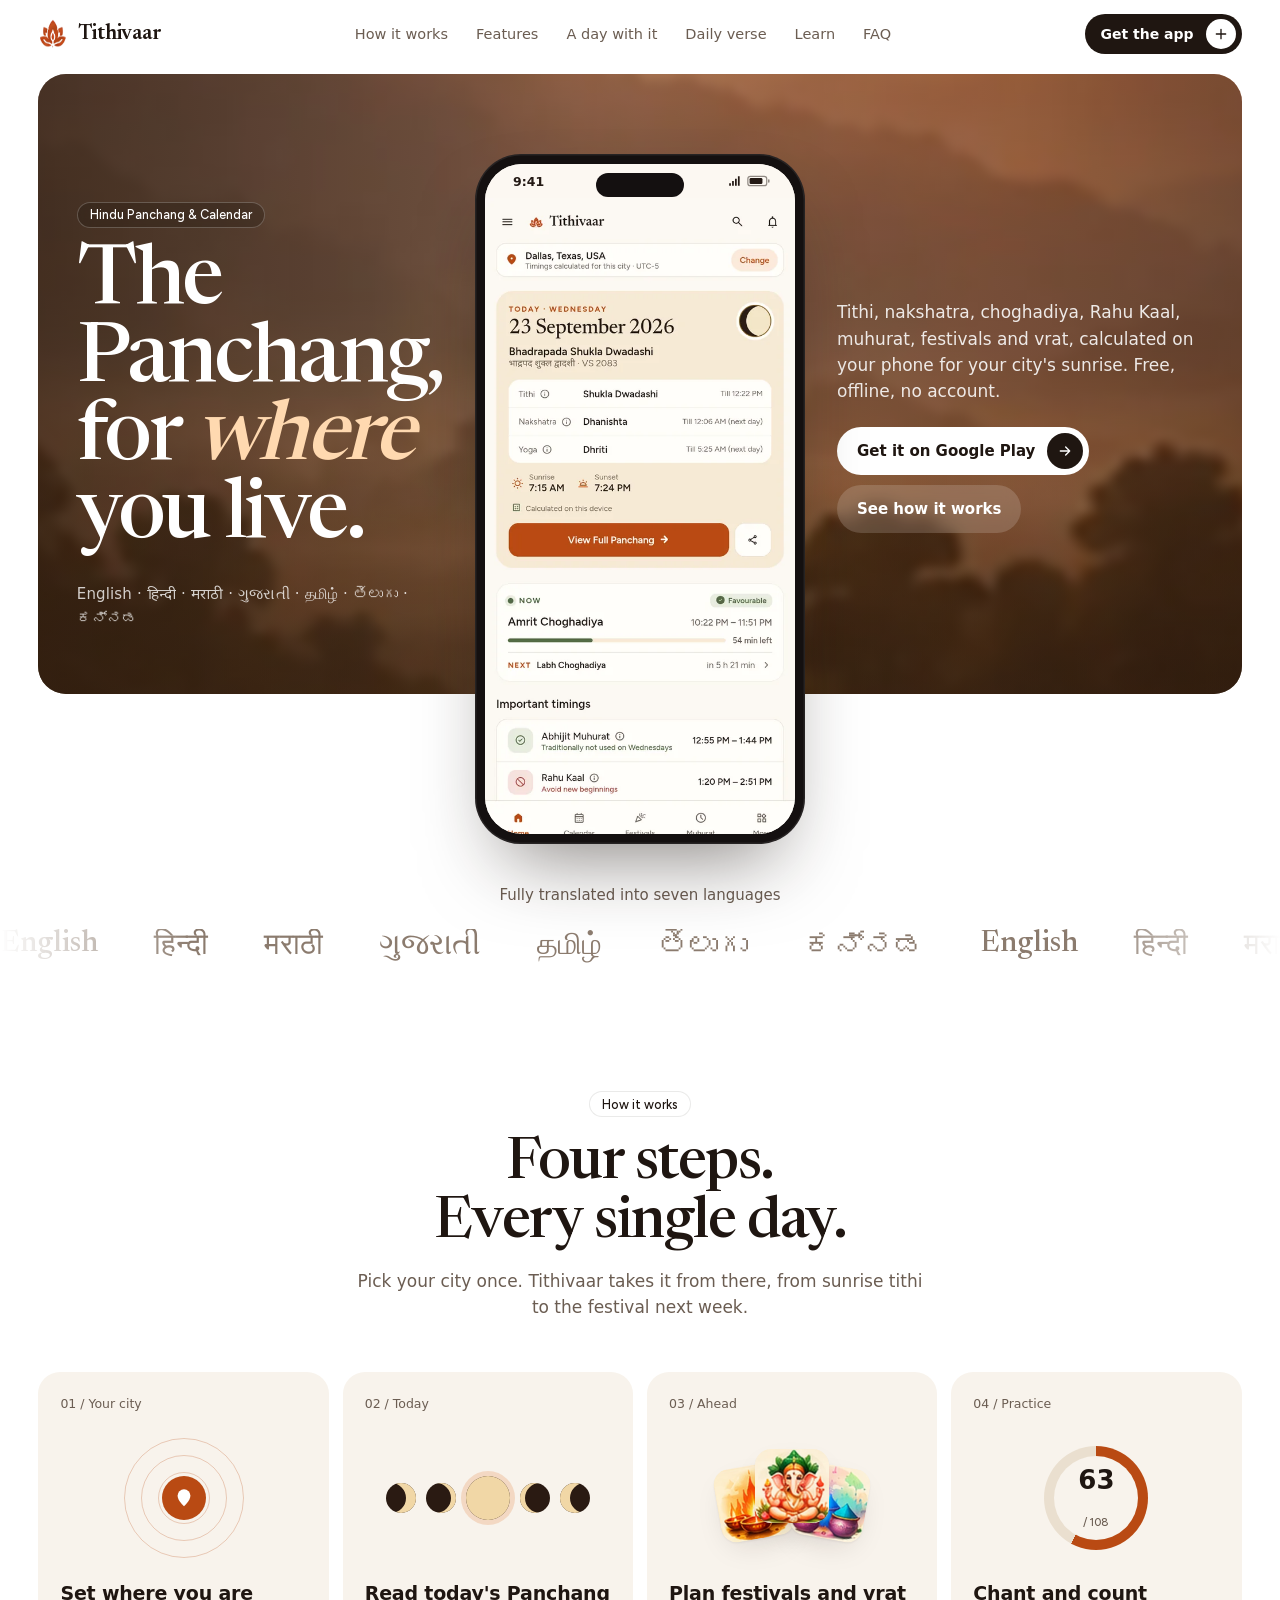
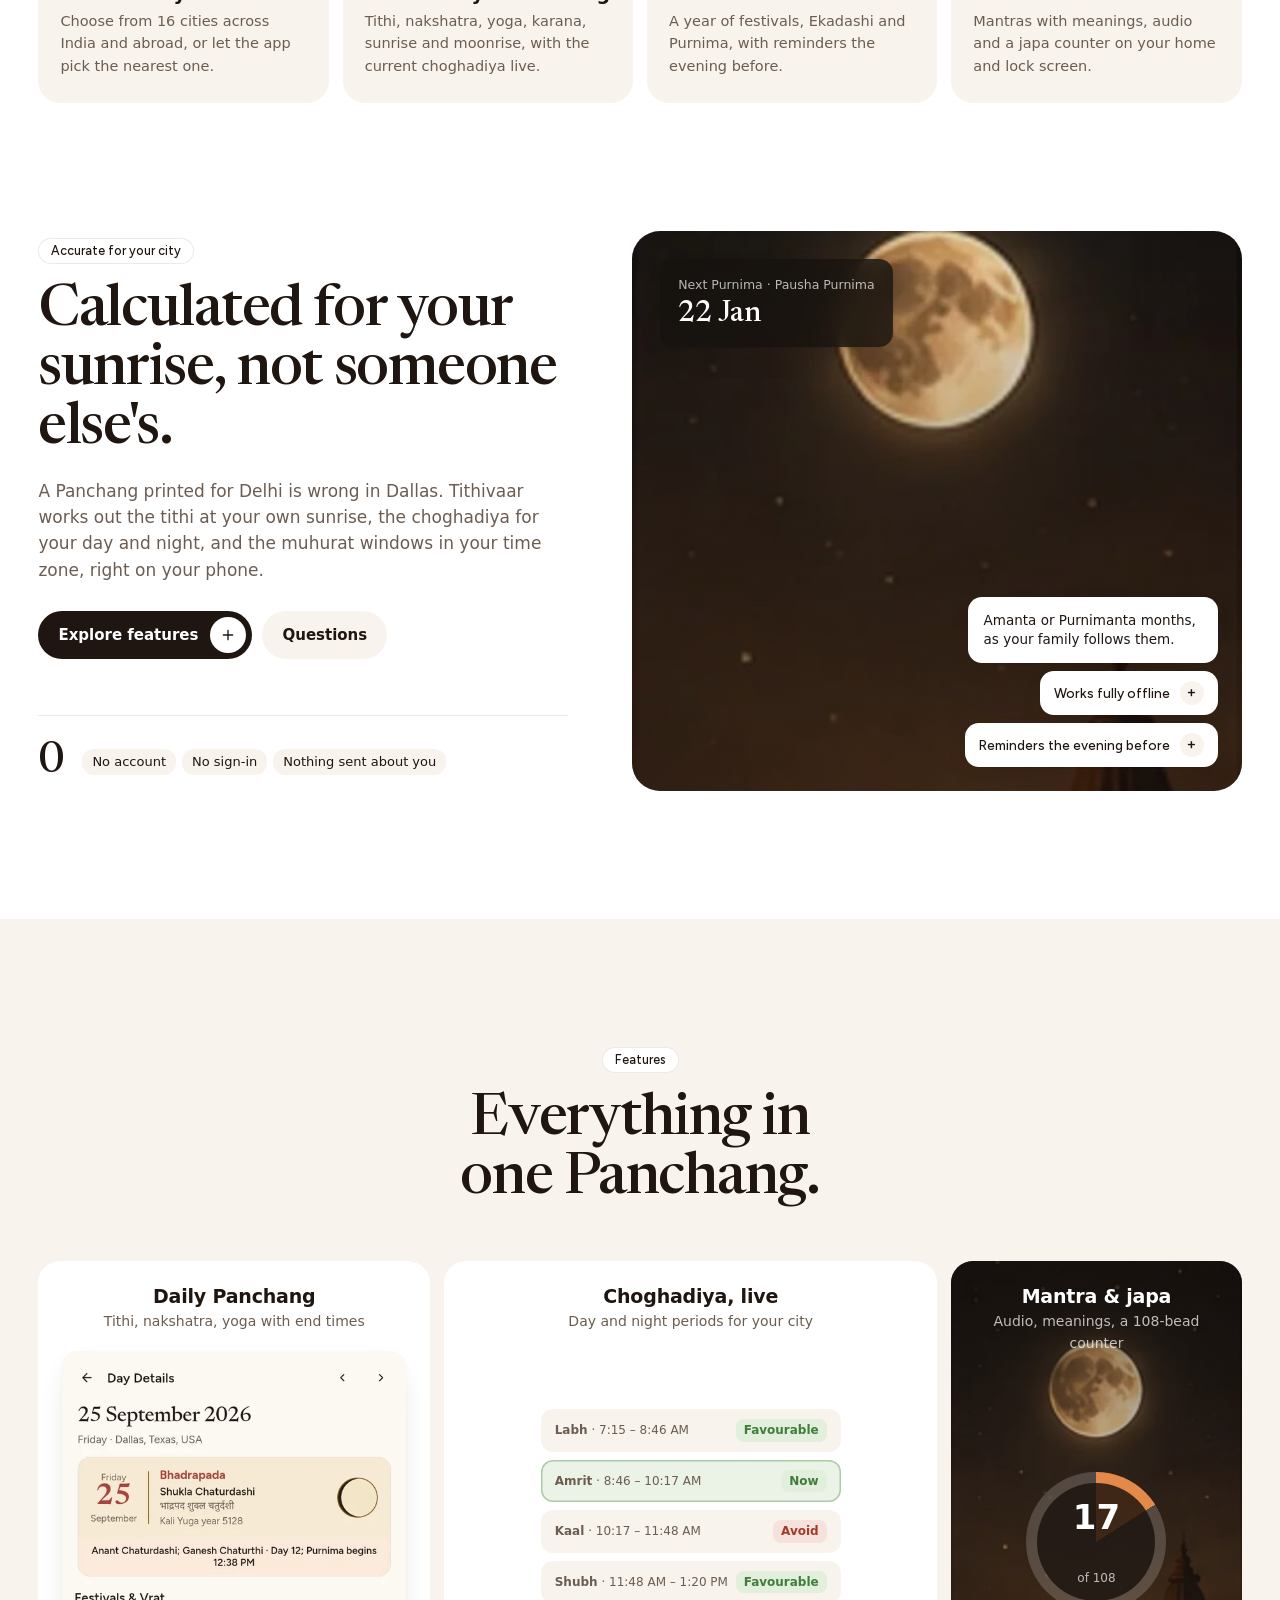
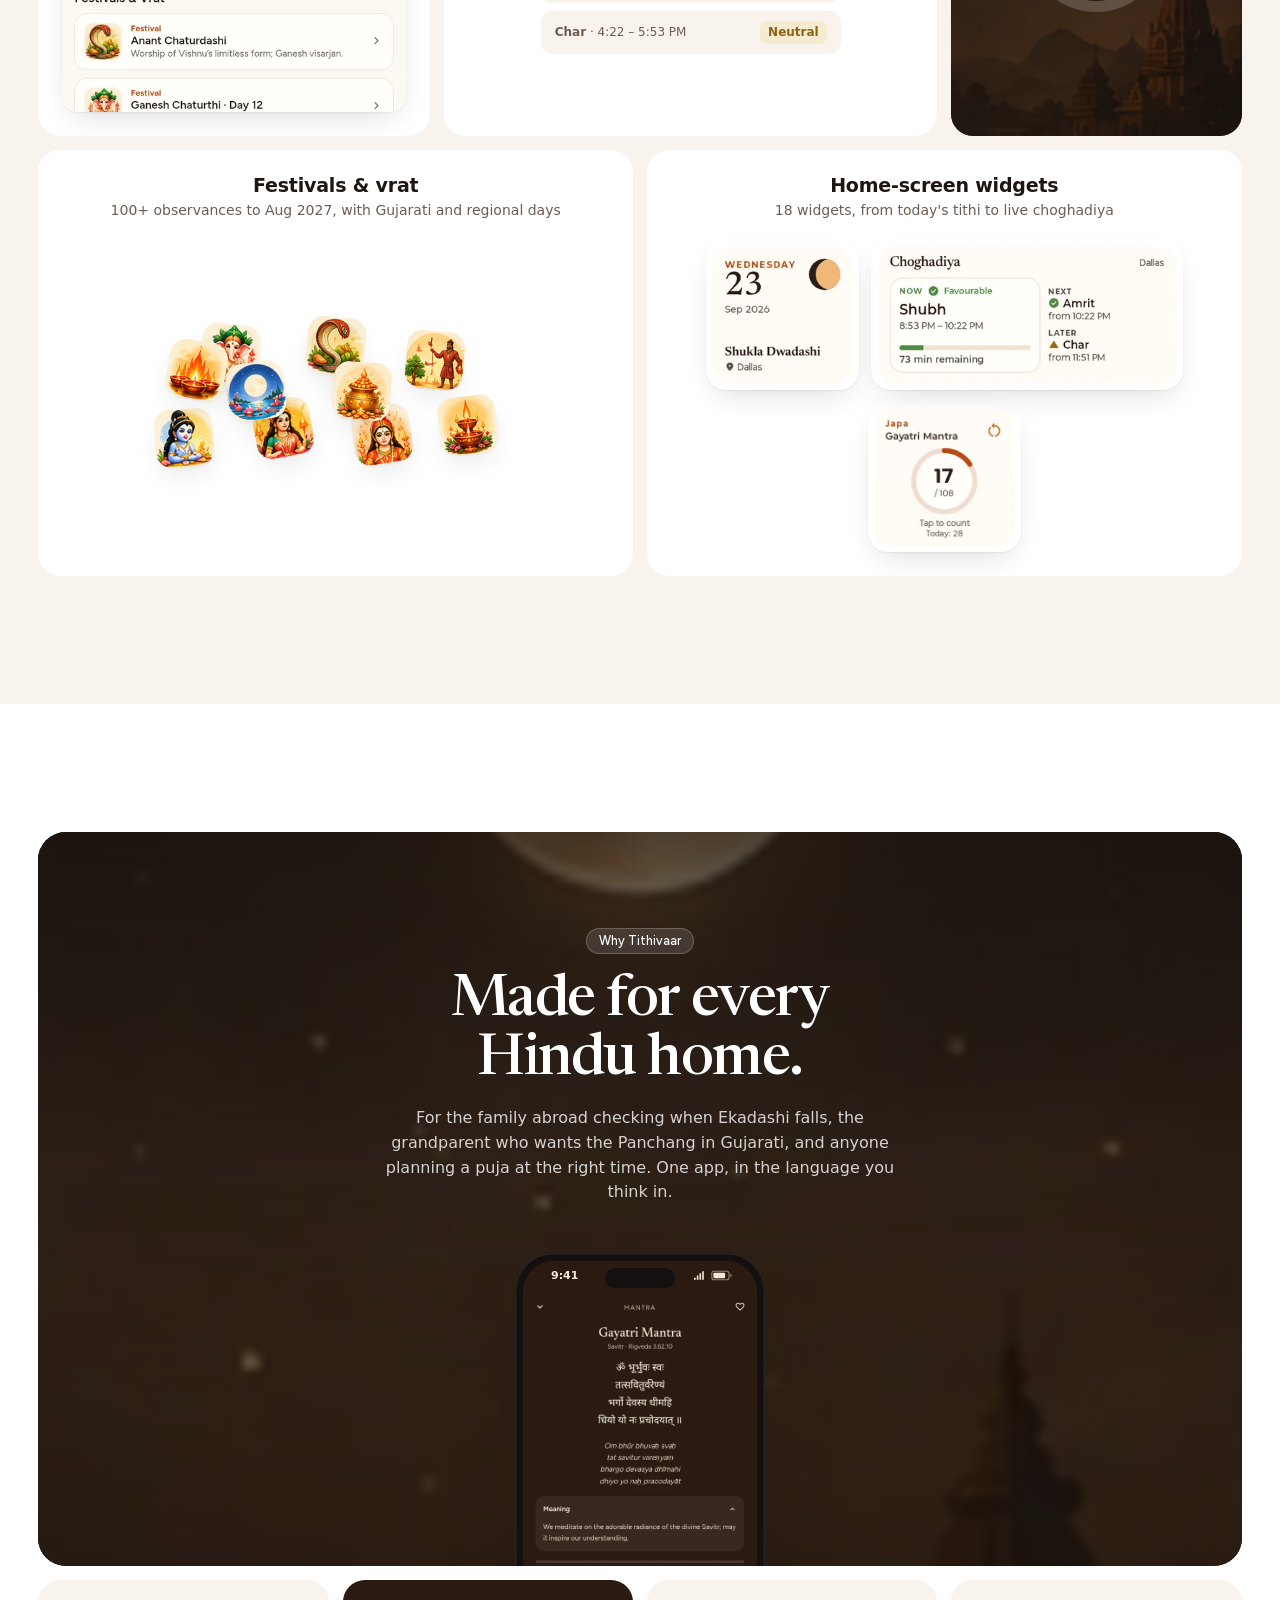
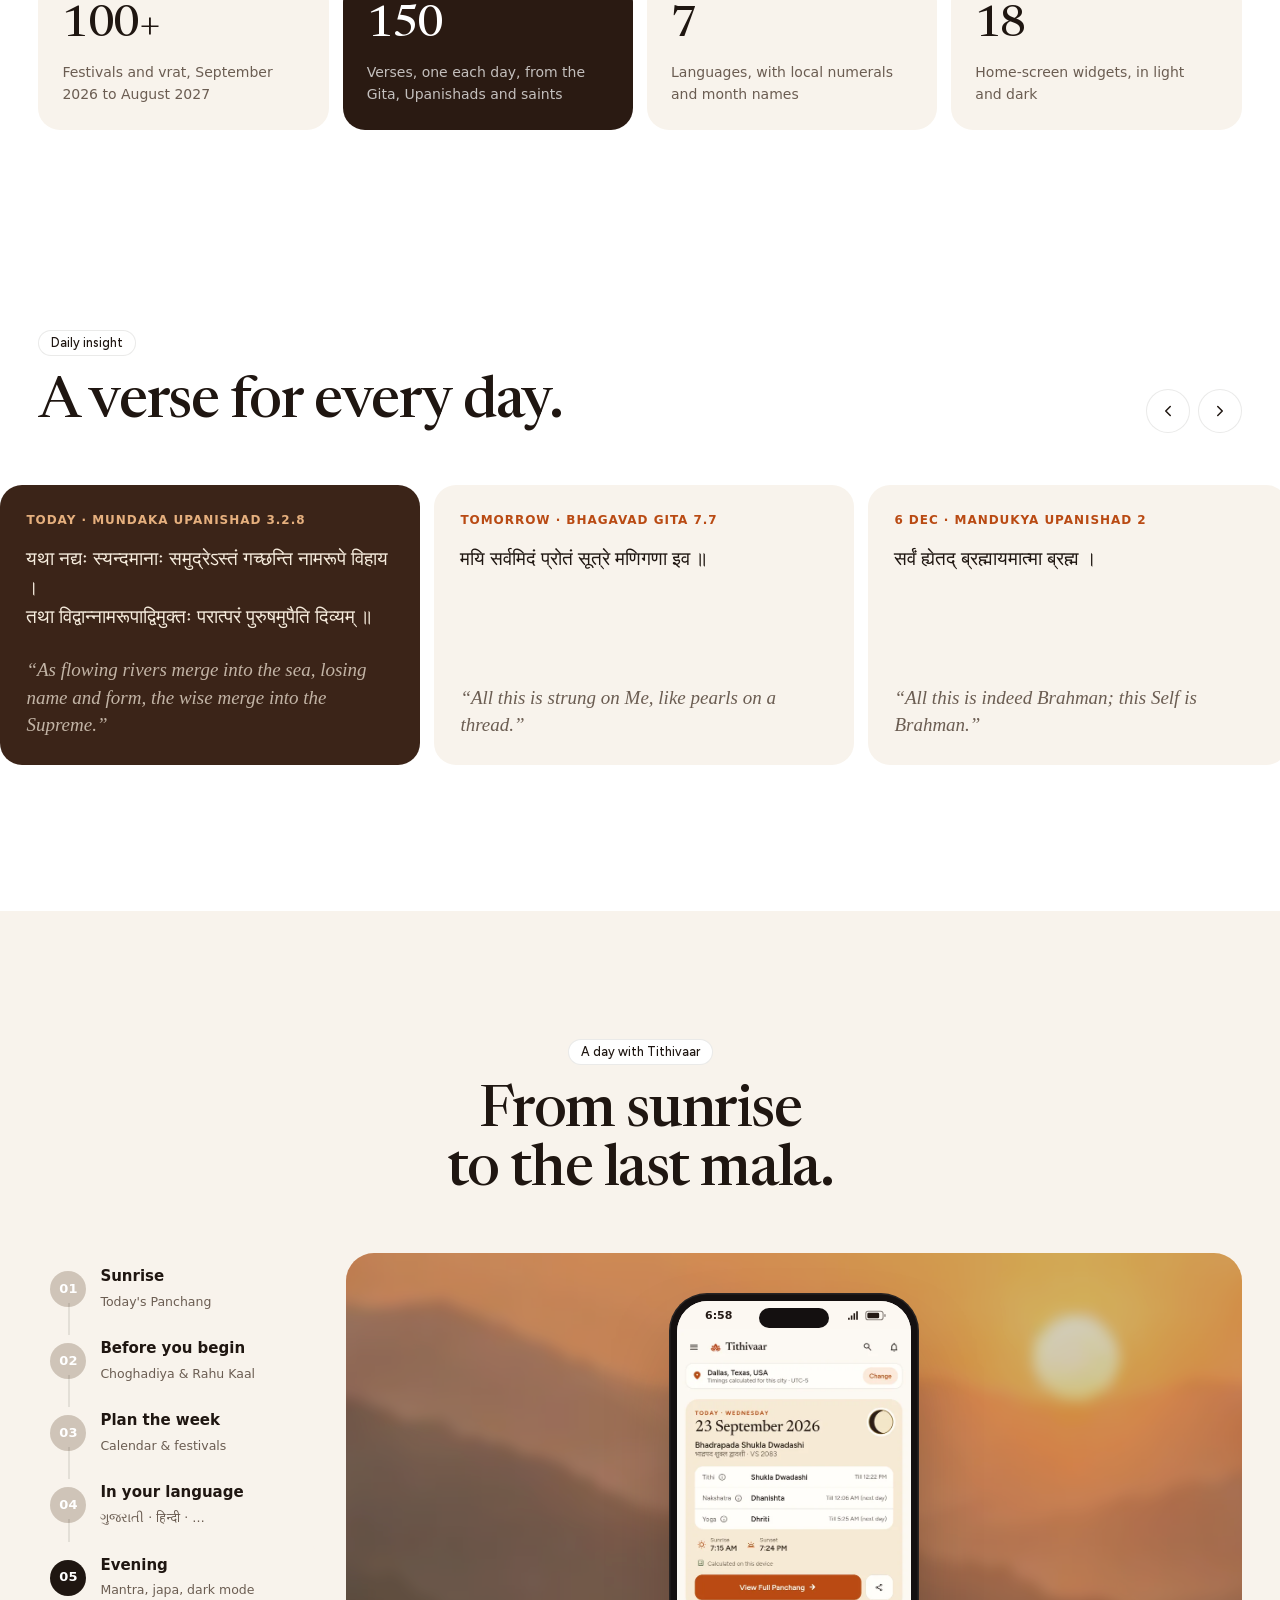
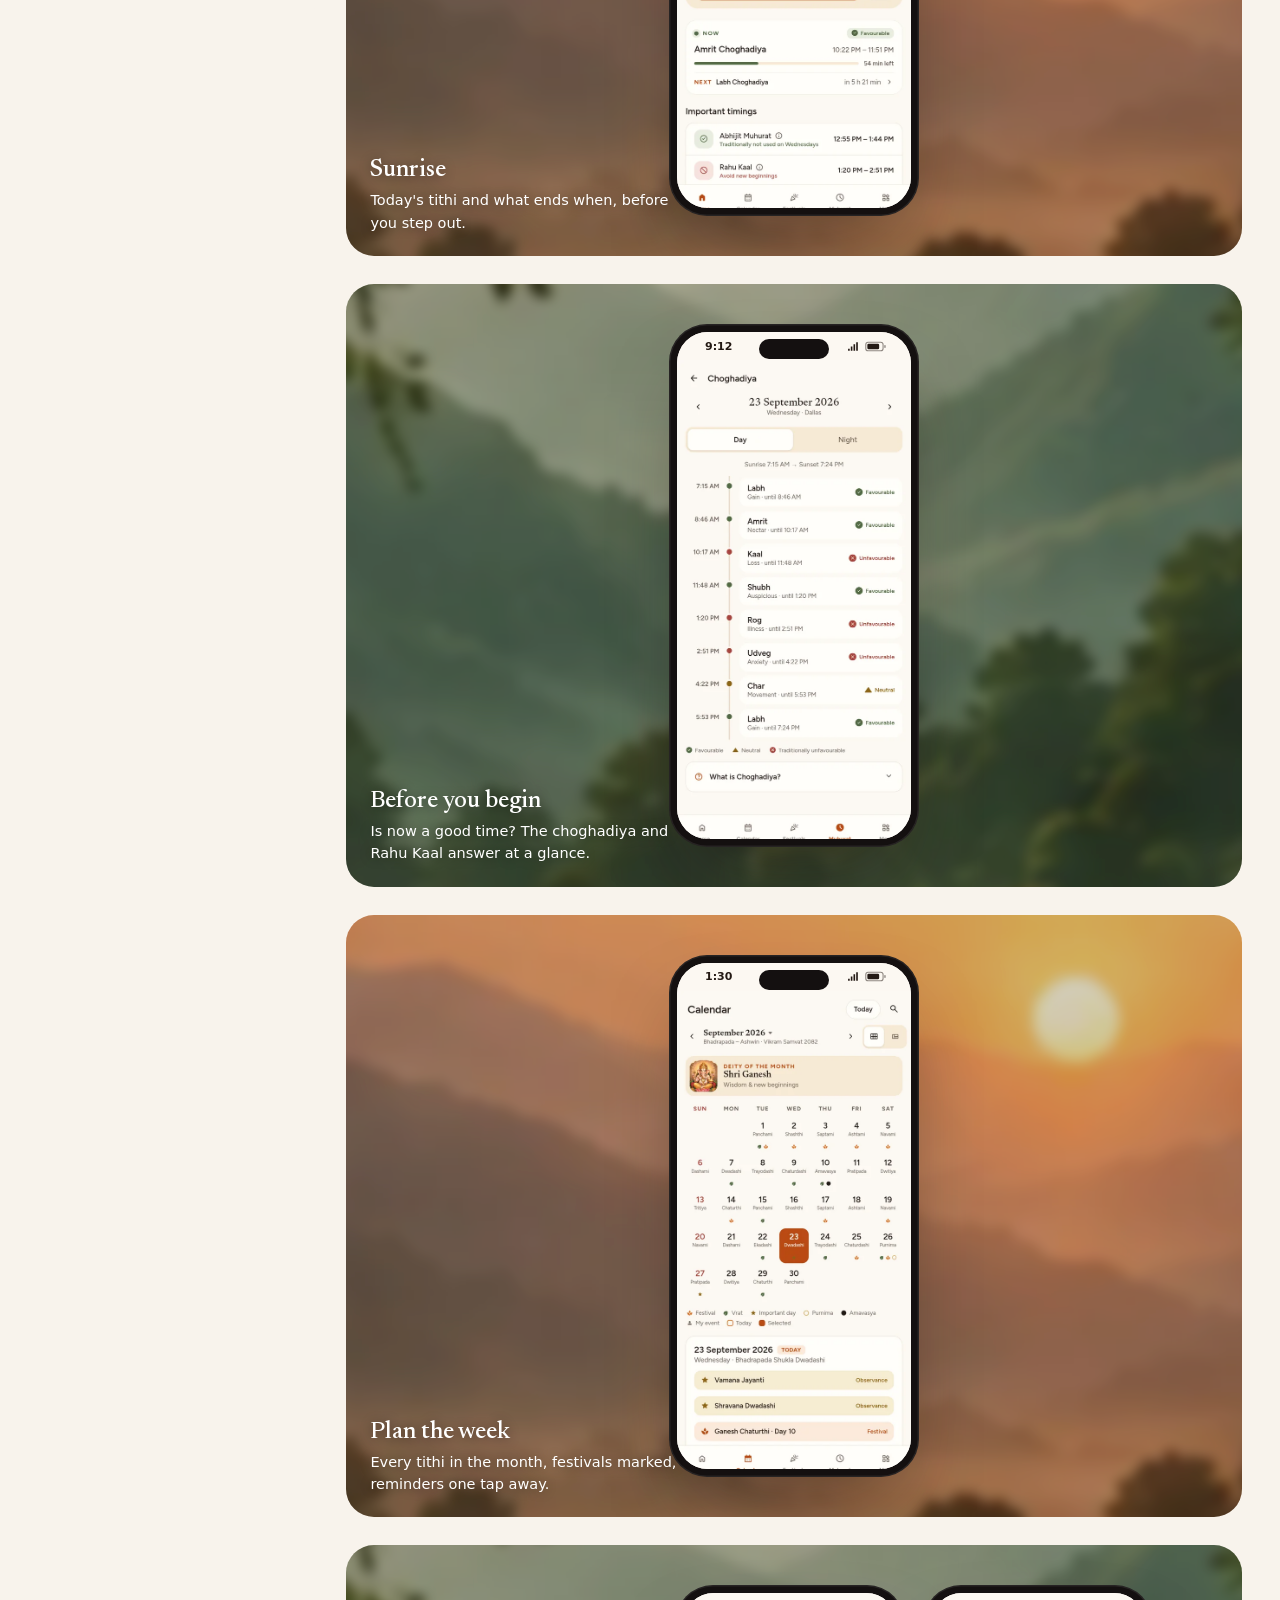
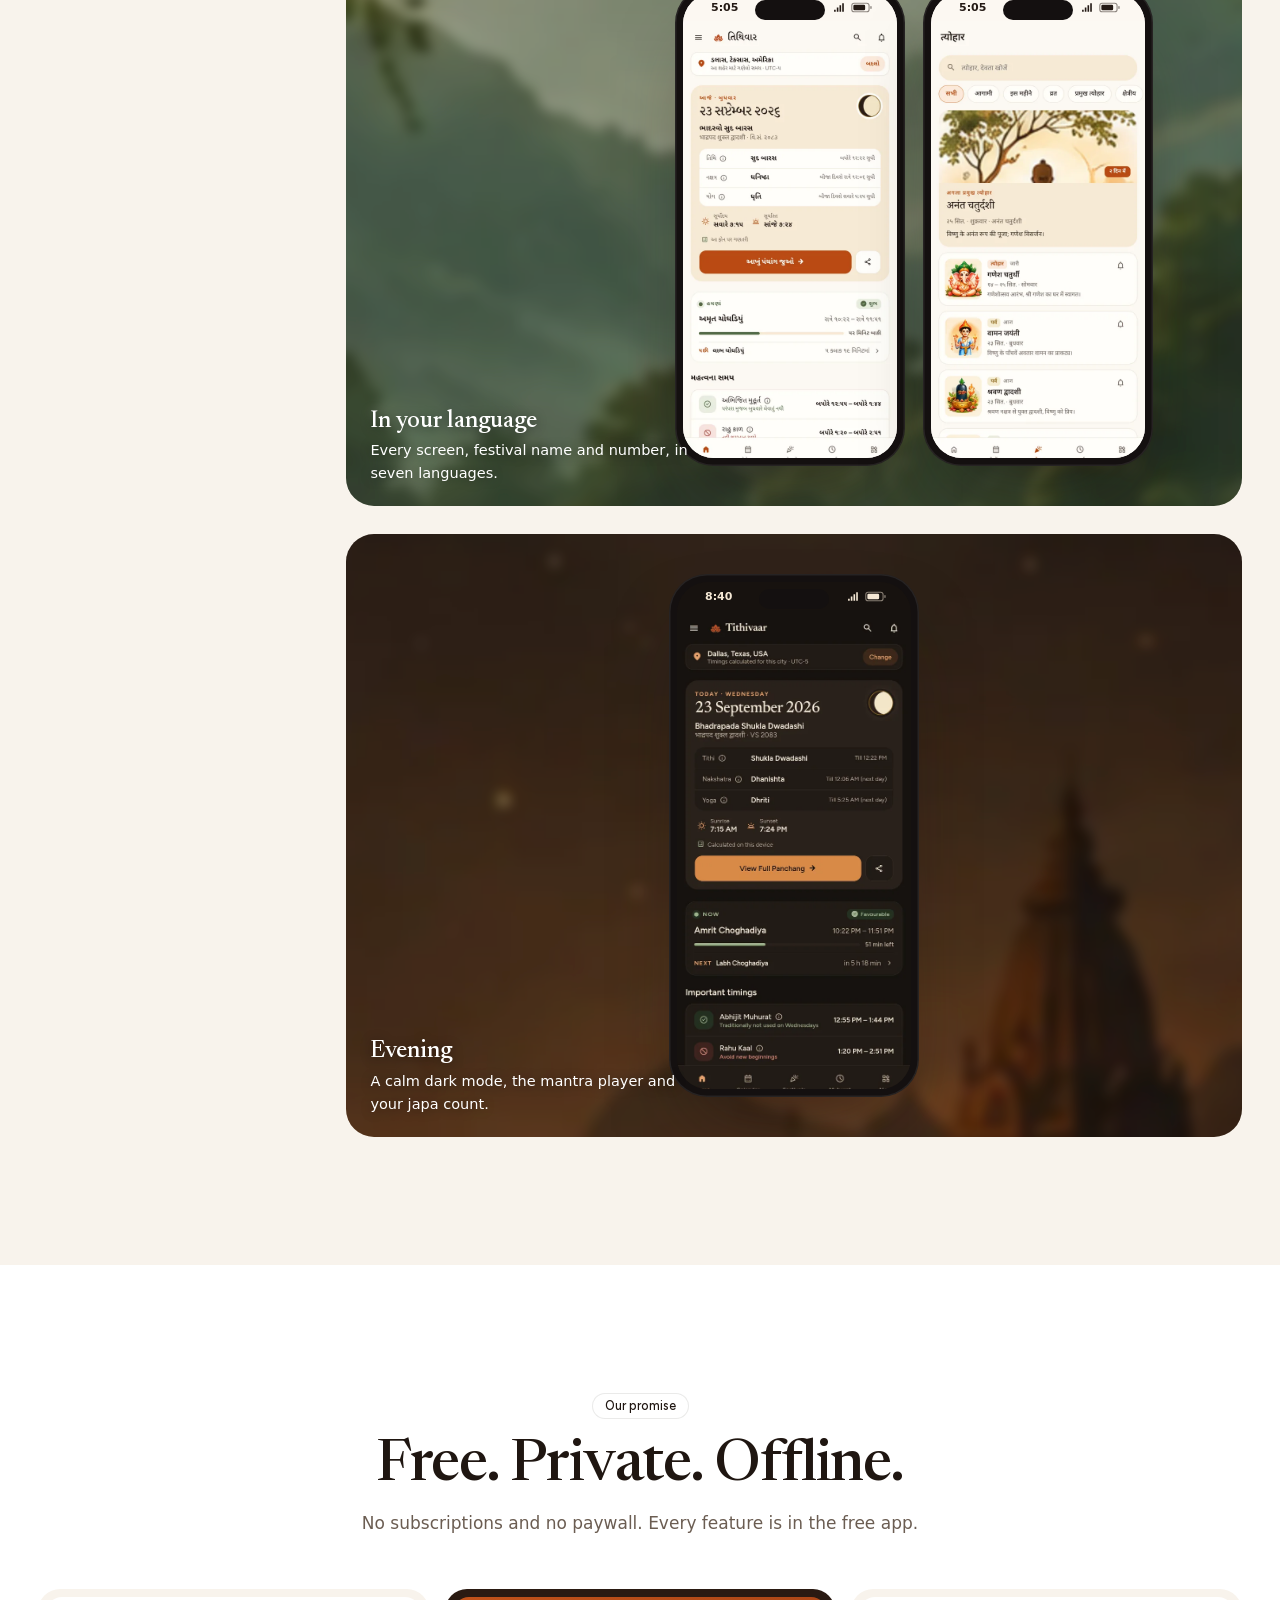
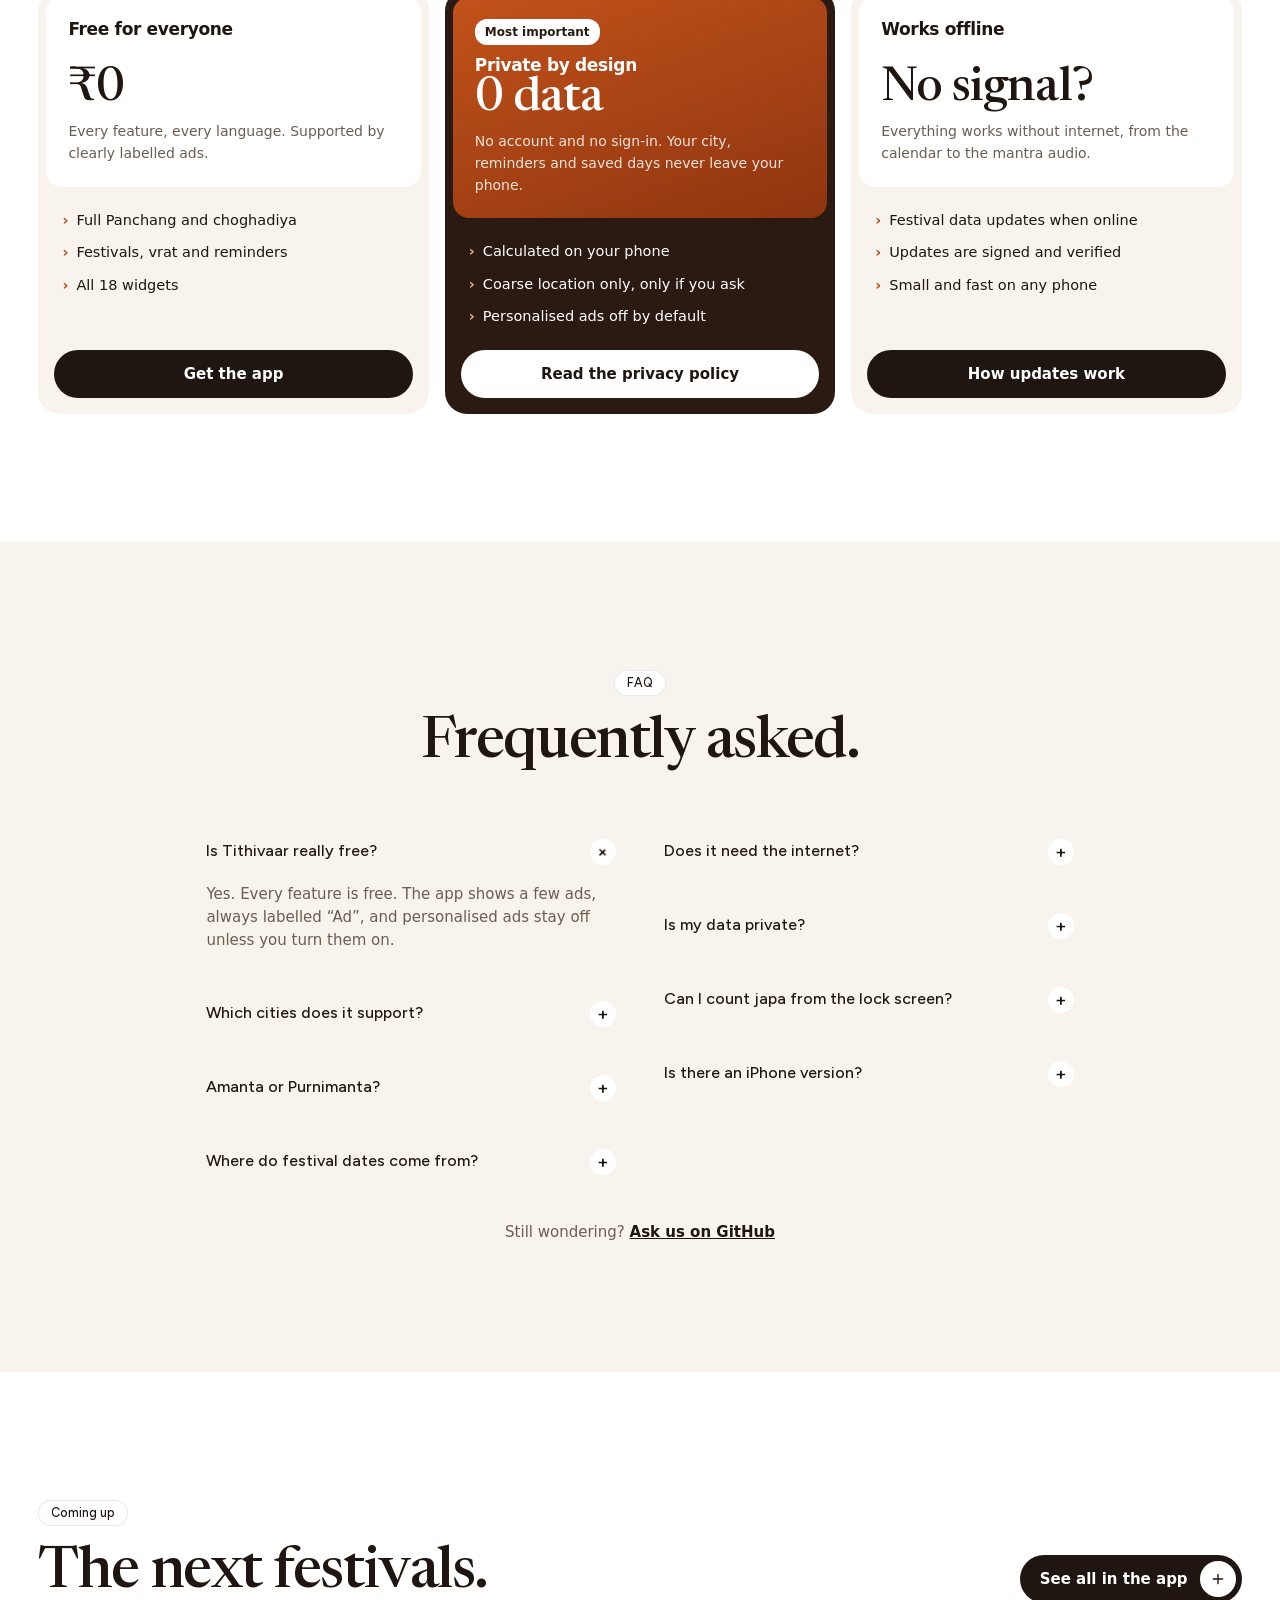
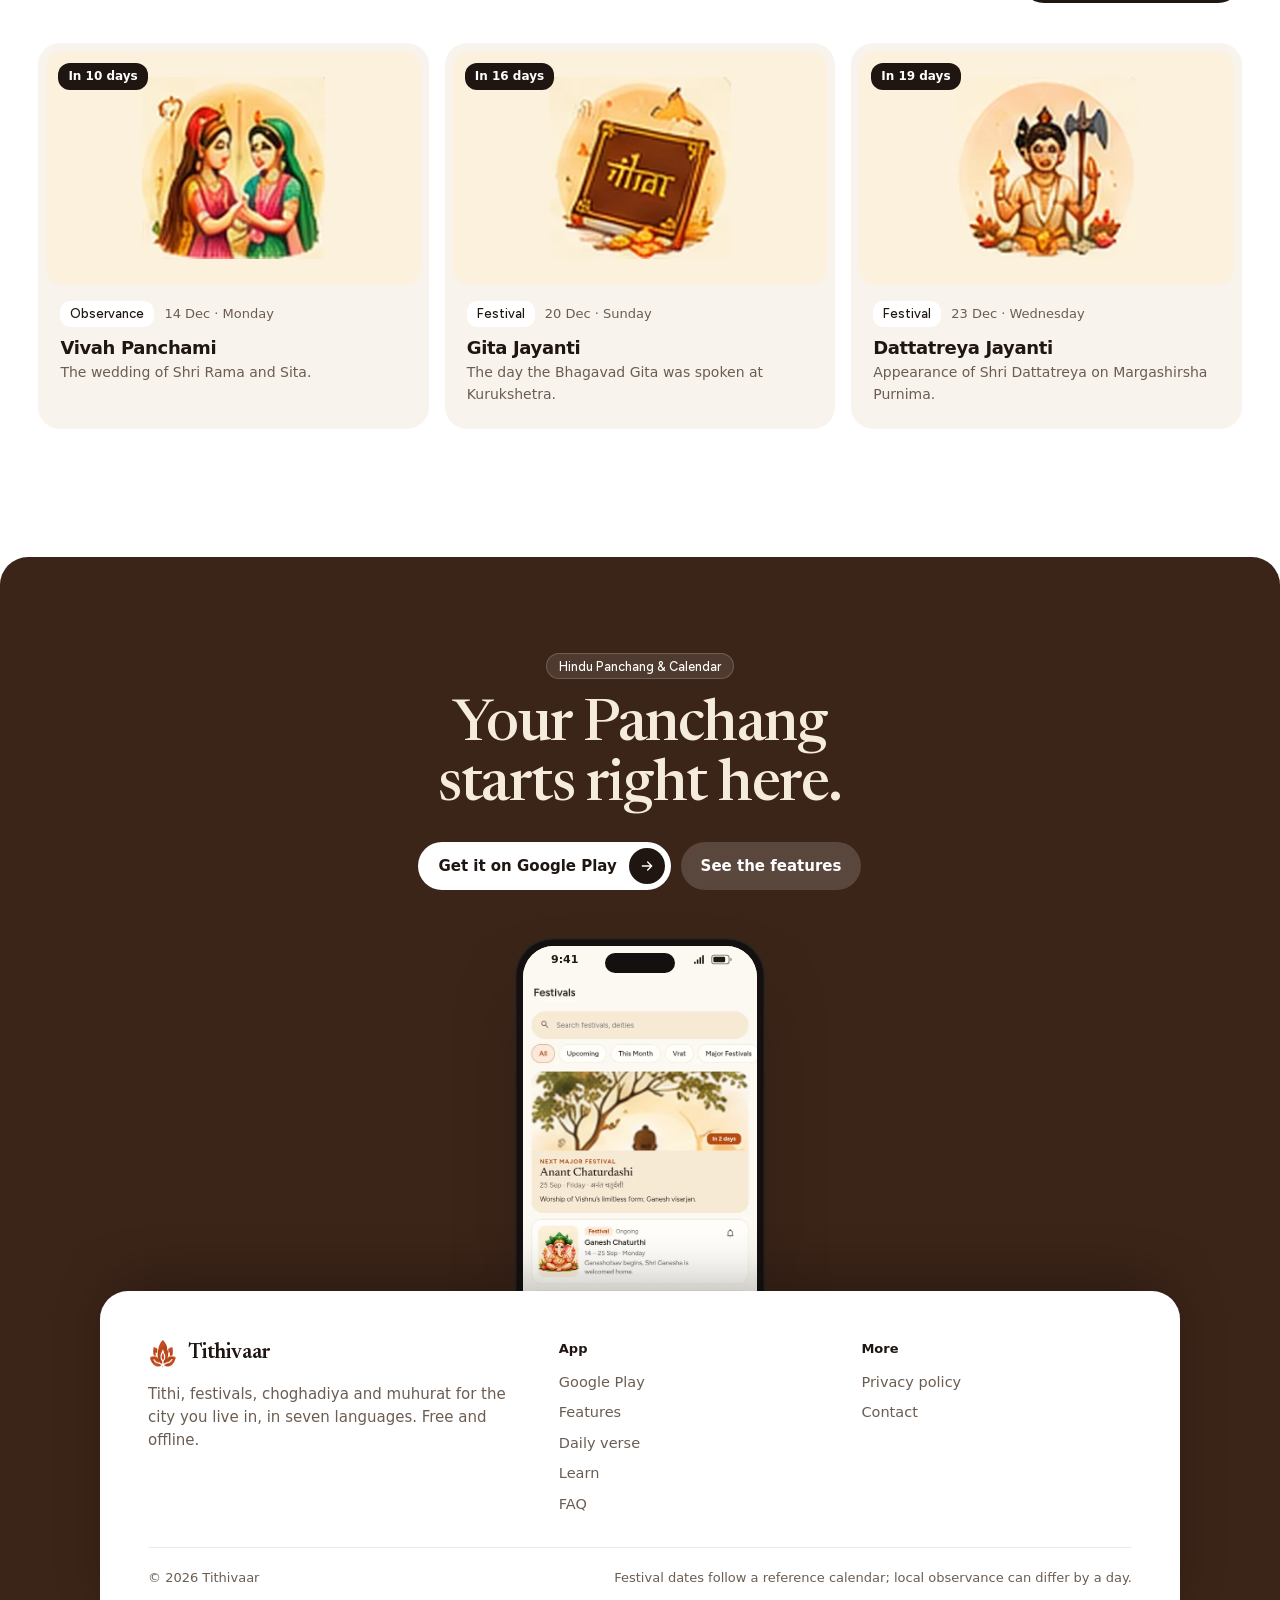
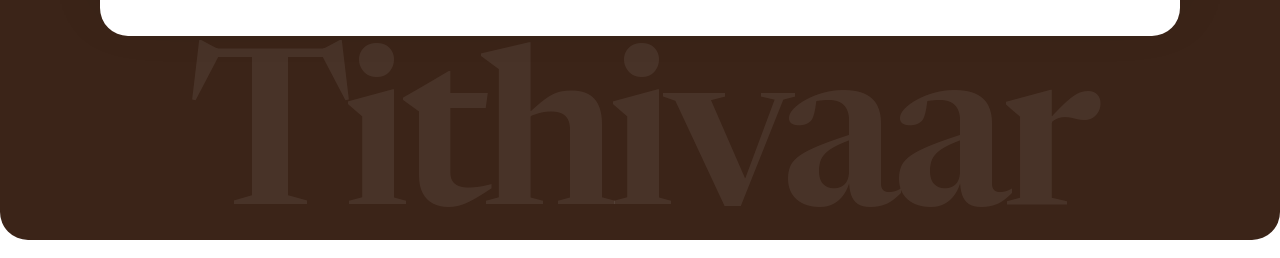
<file: index.html>
<!doctype html>
<html lang="en">
<head>
<meta charset="utf-8">
<meta name="viewport" content="width=device-width, initial-scale=1">
<title>Tithivaar · Hindu Panchang &amp; Calendar</title>
<meta name="description" content="Tithi, festivals, choghadiya and muhurat for the city you live in, in seven languages. Free, works offline, no account.">
<meta name="theme-color" content="#3B2418">
<meta property="og:title" content="Tithivaar · Hindu Panchang &amp; Calendar">
<meta property="og:description" content="Tithi, festivals, choghadiya and muhurat for your city, in seven languages. Free and offline.">
<meta property="og:image" content="https://tithivaar.riteshrana.engineer/img/og.jpg">
<meta property="og:url" content="https://tithivaar.riteshrana.engineer/">
<link rel="icon" href="img/app-icon.png">
<link rel="stylesheet" href="fonts/fonts.css">
<link rel="stylesheet" href="site.css">
</head>
<body>

<!-- SHARED:icons -->
<svg width="0" height="0" style="position:absolute" aria-hidden="true">
  <symbol id="i-plus" viewBox="0 0 24 24"><path d="M12 5v14M5 12h14" stroke="currentColor" stroke-width="2" stroke-linecap="round" fill="none"/></symbol>
  <symbol id="i-arrow" viewBox="0 0 24 24"><path d="M5 12h14M13 6l6 6-6 6" stroke="currentColor" stroke-width="2" stroke-linecap="round" stroke-linejoin="round" fill="none"/></symbol>
  <symbol id="i-left" viewBox="0 0 24 24"><path d="M15 6l-6 6 6 6" stroke="currentColor" stroke-width="2" stroke-linecap="round" stroke-linejoin="round" fill="none"/></symbol>
  <symbol id="i-right" viewBox="0 0 24 24"><path d="M9 6l6 6-6 6" stroke="currentColor" stroke-width="2" stroke-linecap="round" stroke-linejoin="round" fill="none"/></symbol>
  <symbol id="i-pin" viewBox="0 0 24 24"><path d="M12 21s-7-6.2-7-11.5A7 7 0 0 1 19 9.5C19 14.8 12 21 12 21z" fill="currentColor"/><circle cx="12" cy="9.5" r="2.6" fill="#fff"/></symbol>
  <symbol id="i-sig" viewBox="0 0 24 24"><path d="M2 20h3v-4H2zM7 20h3v-8H7zM12 20h3V8h-3zM17 20h3V4h-3z" fill="currentColor"/></symbol>
  <symbol id="i-bat" viewBox="0 0 28 14"><rect x="1" y="1.5" width="22" height="11" rx="3" fill="none" stroke="currentColor" stroke-width="1.4" opacity=".5"/><rect x="3" y="3.5" width="15" height="7" rx="1.6" fill="currentColor"/><rect x="24.5" y="5" width="1.8" height="4" rx=".9" fill="currentColor" opacity=".5"/></symbol>
</svg>
<!-- /SHARED:icons -->

<!-- SHARED:nav -->
<nav class="nav" aria-label="Main">
  <div class="wrap">
    <a class="brand" href="#top"><img src="img/logo-mark.png" alt="" width="30" height="30">Tithivaar</a>
    <ul>
      <li><a href="#how">How it works</a></li>
      <li><a href="#features">Features</a></li>
      <li><a href="#day">A day with it</a></li>
      <li><a href="#verses">Daily verse</a></li>
      <li><a href="blog/">Learn</a></li>
      <li><a href="#faq">FAQ</a></li>
    </ul>
    <a class="btn btn-dark" href="get/">Get the app<span class="dot"><svg width="16" height="16"><use href="#i-plus"/></svg></span></a>
  </div>
</nav>
<!-- /SHARED:nav -->

<main id="top">

<!-- HERO -->
<header class="hero">
  <div class="hero-card">
    <div class="hero-bg" aria-hidden="true"></div>
    <div class="hero-grid">
      <div>
        <span class="pill on-photo">Hindu Panchang &amp; Calendar</span>
        <h1>The Panchang, for <em>where</em> you live.</h1>
        <p class="hero-scripts">English · हिन्दी · मराठी · ગુજરાતી · தமிழ் · తెలుగు · ಕನ್ನಡ</p>
      </div>
      <div class="hero-phone">
        <div class="phone">
          <div class="screen">
            <div class="island"></div>
            <div class="status"><span>9:41</span><span class="sys"><svg width="14" height="14"><use href="#i-sig"/></svg><svg width="24" height="12"><use href="#i-bat"/></svg></span></div>
            <img class="shot" src="img/shots/home.webp" alt="Tithivaar home screen: today's tithi, nakshatra, yoga, sunrise and the current choghadiya" width="540" height="1134">
          </div>
        </div>
      </div>
      <div class="hero-side">
        <p>Tithi, nakshatra, choghadiya, Rahu Kaal, muhurat, festivals and vrat, calculated on your phone for your city's sunrise. Free, offline, no account.</p>
        <div class="btns">
          <a class="btn btn-light" href="get/">Get it on Google Play<span class="dot"><svg width="16" height="16"><use href="#i-arrow"/></svg></span></a>
          <a class="btn btn-glass" href="#how">See how it works</a>
        </div>
      </div>
    </div>
  </div>
</header>

<!-- LANGUAGES -->
<section class="scripts" aria-label="Languages">
  <p class="label">Fully translated into seven languages</p>
  <div class="marquee"><div class="marquee-track" id="marquee">
    <span>English</span><span>हिन्दी</span><span>मराठी</span><span>ગુજરાતી</span><span>தமிழ்</span><span>తెలుగు</span><span>ಕನ್ನಡ</span>
  </div></div>
</section>

<!-- HOW IT WORKS -->
<section class="section" id="how">
  <div class="wrap center">
    <span class="pill">How it works</span>
    <h2 class="reveal">Four steps.<br>Every single day.</h2>
    <p class="lead reveal">Pick your city once. Tithivaar takes it from there, from sunrise tithi to the festival next week.</p>
  </div>
  <div class="wrap">
    <div class="steps">
      <article class="step reveal">
        <span class="k">01 / Your city</span>
        <div class="art"><div class="rings"><i></i><i></i><i></i><b><svg width="22" height="22"><use href="#i-pin"/></svg></b></div></div>
        <h3>Set where you are</h3>
        <p>Choose from 16 cities across India and abroad, or let the app pick the nearest one.</p>
      </article>
      <article class="step reveal">
        <span class="k">02 / Today</span>
        <div class="art"><div class="moonrow"><span style="--m:-10px"></span><span style="--m:-5px"></span><span></span><span style="--m:5px"></span><span style="--m:10px"></span></div></div>
        <h3>Read today's Panchang</h3>
        <p>Tithi, nakshatra, yoga, karana, sunrise and moonrise, with the current choghadiya live.</p>
      </article>
      <article class="step reveal">
        <span class="k">03 / Ahead</span>
        <div class="art"><div class="fanned"><img src="img/fest/diwali.webp" alt=""><img src="img/fest/ganesh-chaturthi.webp" alt=""><img src="img/fest/holi-dhuleti.webp" alt=""></div></div>
        <h3>Plan festivals and vrat</h3>
        <p>A year of festivals, Ekadashi and Purnima, with reminders the evening before.</p>
      </article>
      <article class="step reveal">
        <span class="k">04 / Practice</span>
        <div class="art"><div class="mini-ring"><b>63<small>/ 108</small></b></div></div>
        <h3>Chant and count</h3>
        <p>Mantras with meanings, audio and a japa counter on your home and lock screen.</p>
      </article>
    </div>
  </div>
</section>

<!-- CALCULATED ON YOUR PHONE -->
<section class="section" style="padding-top:0">
  <div class="wrap split">
    <div class="reveal">
      <span class="pill">Accurate for your city</span>
      <h2>Calculated for your sunrise, not someone else's.</h2>
      <p class="lead" style="margin-top:18px">A Panchang printed for Delhi is wrong in Dallas. Tithivaar works out the tithi at your own sunrise, the choghadiya for your day and night, and the muhurat windows in your time zone, right on your phone.</p>
      <div class="btns">
        <a class="btn btn-dark" href="#features">Explore features<span class="dot"><svg width="16" height="16"><use href="#i-plus"/></svg></span></a>
        <a class="btn btn-ghost" href="#faq">Questions</a>
      </div>
      <div class="proof">
        <b>0</b>
        <div><div class="chips"><span>No account</span><span>No sign-in</span><span>Nothing sent about you</span></div></div>
      </div>
    </div>
    <div class="photo-card reveal" role="img" aria-label="A temple on a river under the full moon">
      <div class="float float-big"><small>Next Purnima</small><b>–</b></div>
      <div class="float-stack">
        <div class="float">Amanta or Purnimanta months, as your family follows them.</div>
        <div class="float">Works fully offline <span class="plus">+</span></div>
        <div class="float">Reminders the evening before <span class="plus">+</span></div>
      </div>
    </div>
  </div>
</section>

<!-- FEATURES -->
<section class="section tint" id="features">
  <div class="wrap center">
    <span class="pill">Features</span>
    <h2 class="reveal">Everything in<br>one Panchang.</h2>
  </div>
  <div class="wrap">
    <div class="bento">
      <article class="tile c4 reveal">
        <h3>Daily Panchang</h3>
        <p>Tithi, nakshatra, yoga with end times</p>
        <div class="body"><img class="crop" src="img/shots/day.webp" alt="Day details screen" style="aspect-ratio:1/1.05" loading="lazy"></div>
      </article>
      <article class="tile c5 reveal">
        <h3>Choghadiya, live</h3>
        <p>Day and night periods for your city</p>
        <div class="body">
          <div class="chog-list">
            <div><span><b>Labh</b> · 7:15 – 8:46 AM</span><span class="tag g">Favourable</span></div>
            <div><span><b>Amrit</b> · 8:46 – 10:17 AM</span><span class="tag g">Now</span></div>
            <div><span><b>Kaal</b> · 10:17 – 11:48 AM</span><span class="tag b">Avoid</span></div>
            <div><span><b>Shubh</b> · 11:48 AM – 1:20 PM</span><span class="tag g">Favourable</span></div>
            <div><span><b>Char</b> · 4:22 – 5:53 PM</span><span class="tag n">Neutral</span></div>
          </div>
        </div>
      </article>
      <article class="tile c3 dark reveal">
        <h3>Mantra &amp; japa</h3>
        <p>Audio, meanings, a 108-bead counter</p>
        <div class="body"><div class="japa-ring"><b>17<small>of 108</small></b></div></div>
      </article>
      <article class="tile c6 reveal">
        <h3>Festivals &amp; vrat</h3>
        <p>100+ observances to Aug 2027, with Gujarati and regional days</p>
        <div class="body"><div class="icon-cloud" id="iconCloud"></div></div>
      </article>
      <article class="tile c6 reveal">
        <h3>Home-screen widgets</h3>
        <p>18 widgets, from today's tithi to live choghadiya</p>
        <div class="body"><div class="widgets-row"><img src="img/widgets/today.webp" alt="Today widget" loading="lazy"><img src="img/widgets/chog.webp" alt="Choghadiya widget" loading="lazy"><img src="img/widgets/japa.webp" alt="Japa counter widget" loading="lazy"></div></div>
      </article>
    </div>
  </div>
</section>

<!-- STORY -->
<section class="section" id="story">
  <div class="wrap">
    <div class="story">
      <span class="pill">Why Tithivaar</span>
      <h2 class="reveal">Made for every<br>Hindu home.</h2>
      <p class="reveal">For the family abroad checking when Ekadashi falls, the grandparent who wants the Panchang in Gujarati, and anyone planning a puja at the right time. One app, in the language you think in.</p>
      <div class="phone sm player reveal">
        <div class="screen">
          <div class="island"></div>
          <div class="status"><span>9:41</span><span class="sys"><svg width="13" height="13"><use href="#i-sig"/></svg><svg width="22" height="11"><use href="#i-bat"/></svg></span></div>
          <img class="shot" src="img/shots/player.webp" alt="Gayatri Mantra player with meaning and japa count" loading="lazy">
        </div>
      </div>
    </div>
    <div class="stats">
      <div class="stat reveal"><b>100+</b><span>Festivals and vrat, September 2026 to August 2027</span></div>
      <div class="stat dark reveal"><b>150</b><span>Verses, one each day, from the Gita, Upanishads and saints</span></div>
      <div class="stat reveal"><b>7</b><span>Languages, with local numerals and month names</span></div>
      <div class="stat reveal"><b>18</b><span>Home-screen widgets, in light and dark</span></div>
    </div>
  </div>
</section>

<!-- DAILY VERSE -->
<section class="section" id="verses" style="padding-top:clamp(40px,6vw,72px)">
  <div class="wrap">
    <div class="row-head">
      <div><span class="pill">Daily insight</span><h2 class="reveal">A verse for every day.</h2></div>
      <div class="verse-nav"><button type="button" id="vPrev" aria-label="Previous verses"><svg width="18" height="18"><use href="#i-left"/></svg></button><button type="button" id="vNext" aria-label="Next verses"><svg width="18" height="18"><use href="#i-right"/></svg></button></div>
    </div>
    <div class="verses" id="versesRow" tabindex="0" aria-label="Today's verse and the next few days"></div>
  </div>
</section>

<!-- A DAY WITH TITHIVAAR -->
<section class="section tint" id="day">
  <div class="wrap center">
    <span class="pill">A day with Tithivaar</span>
    <h2 class="reveal">From sunrise<br>to the last mala.</h2>
  </div>
  <div class="wrap day">
    <ol class="day-nav" id="dayNav">
      <li><a href="#s1" class="on"><span class="n">01</span><span><b>Sunrise</b><small>Today's Panchang</small></span></a></li>
      <li><a href="#s2"><span class="n">02</span><span><b>Before you begin</b><small>Choghadiya &amp; Rahu Kaal</small></span></a></li>
      <li><a href="#s3"><span class="n">03</span><span><b>Plan the week</b><small>Calendar &amp; festivals</small></span></a></li>
      <li><a href="#s4"><span class="n">04</span><span><b>In your language</b><small>ગુજરાતી · हिन्दी · …</small></span></a></li>
      <li><a href="#s5"><span class="n">05</span><span><b>Evening</b><small>Mantra, japa, dark mode</small></span></a></li>
    </ol>
    <div class="scenes">
      <div class="scene" id="s1" style="--img:url(img/hero.webp)">
        <div class="phone sm"><div class="screen"><div class="island"></div><div class="status"><span>6:58</span><span class="sys"><svg width="13" height="13"><use href="#i-sig"/></svg><svg width="22" height="11"><use href="#i-bat"/></svg></span></div><img class="shot" src="img/shots/home.webp" alt="Today's Panchang on the home screen" loading="lazy"></div></div>
        <p class="caption"><b>Sunrise</b>Today's tithi and what ends when, before you step out.</p>
      </div>
      <div class="scene" id="s2" style="--img:url(img/valley.webp)">
        <div class="phone sm"><div class="screen"><div class="island"></div><div class="status"><span>9:12</span><span class="sys"><svg width="13" height="13"><use href="#i-sig"/></svg><svg width="22" height="11"><use href="#i-bat"/></svg></span></div><img class="shot" src="img/shots/chog.webp" alt="Choghadiya for the day" loading="lazy"></div></div>
        <p class="caption"><b>Before you begin</b>Is now a good time? The choghadiya and Rahu Kaal answer at a glance.</p>
      </div>
      <div class="scene" id="s3" style="--img:url(img/hero.webp)">
        <div class="phone sm"><div class="screen"><div class="island"></div><div class="status"><span>1:30</span><span class="sys"><svg width="13" height="13"><use href="#i-sig"/></svg><svg width="22" height="11"><use href="#i-bat"/></svg></span></div><img class="shot" src="img/shots/calendar.webp" alt="Month calendar with tithis and festivals" loading="lazy"></div></div>
        <p class="caption"><b>Plan the week</b>Every tithi in the month, festivals marked, reminders one tap away.</p>
      </div>
      <div class="scene" id="s4" style="--img:url(img/valley.webp)">
        <div class="pair">
          <div class="phone sm"><div class="screen"><div class="island"></div><div class="status"><span>5:05</span><span class="sys"><svg width="13" height="13"><use href="#i-sig"/></svg><svg width="22" height="11"><use href="#i-bat"/></svg></span></div><img class="shot" src="img/shots/home_gu.webp" alt="Home screen in Gujarati" loading="lazy"></div></div>
          <div class="phone sm"><div class="screen"><div class="island"></div><div class="status"><span>5:05</span><span class="sys"><svg width="13" height="13"><use href="#i-sig"/></svg><svg width="22" height="11"><use href="#i-bat"/></svg></span></div><img class="shot" src="img/shots/fest_hi.webp" alt="Festivals in Hindi" loading="lazy"></div></div>
        </div>
        <p class="caption"><b>In your language</b>Every screen, festival name and number, in seven languages.</p>
      </div>
      <div class="scene" id="s5" style="--img:url(img/night.webp)">
        <div class="phone sm dark"><div class="screen"><div class="island"></div><div class="status"><span>8:40</span><span class="sys"><svg width="13" height="13"><use href="#i-sig"/></svg><svg width="22" height="11"><use href="#i-bat"/></svg></span></div><img class="shot" src="img/shots/home_dark.webp" alt="Home screen in dark mode" loading="lazy"></div></div>
        <p class="caption"><b>Evening</b>A calm dark mode, the mantra player and your japa count.</p>
      </div>
    </div>
  </div>
</section>

<!-- PROMISE -->
<section class="section" id="promise">
  <div class="wrap center">
    <span class="pill">Our promise</span>
    <h2 class="reveal">Free. Private. Offline.</h2>
    <p class="lead reveal">No subscriptions and no paywall. Every feature is in the free app.</p>
  </div>
  <div class="wrap plans">
    <div class="plan reveal">
      <div class="top"><h3>Free for everyone</h3><b>₹0</b><p>Every feature, every language. Supported by clearly labelled ads.</p></div>
      <ul><li>Full Panchang and choghadiya</li><li>Festivals, vrat and reminders</li><li>All 18 widgets</li></ul>
      <a class="btn btn-dark" href="get/">Get the app</a>
    </div>
    <div class="plan hi reveal">
      <div class="top"><span class="badge">Most important</span><h3>Private by design</h3><b>0 data</b><p>No account and no sign-in. Your city, reminders and saved days never leave your phone.</p></div>
      <ul><li>Calculated on your phone</li><li>Coarse location only, only if you ask</li><li>Personalised ads off by default</li></ul>
      <a class="btn btn-light" href="privacy.html">Read the privacy policy</a>
    </div>
    <div class="plan reveal">
      <div class="top"><h3>Works offline</h3><b>No signal?</b><p>Everything works without internet, from the calendar to the mantra audio.</p></div>
      <ul><li>Festival data updates when online</li><li>Updates are signed and verified</li><li>Small and fast on any phone</li></ul>
      <a class="btn btn-dark" href="#faq">How updates work</a>
    </div>
  </div>
</section>

<!-- FAQ -->
<section class="section tint" id="faq">
  <div class="wrap center">
    <span class="pill">FAQ</span>
    <h2 class="reveal">Frequently asked.</h2>
  </div>
  <div class="wrap faq">
    <div class="faq-col">
      <details open><summary>Is Tithivaar really free?</summary><p>Yes. Every feature is free. The app shows a few ads, always labelled “Ad”, and personalised ads stay off unless you turn them on.</p></details>
      <details><summary>Which cities does it support?</summary><p>16 cities: Ahmedabad, Mumbai, New Delhi, Varanasi, Kolkata, Chennai, Bengaluru, Dallas, Houston, New York, San Francisco, Toronto, London, Dubai, Singapore and Sydney. “Use current location” picks the nearest one.</p></details>
      <details><summary>Amanta or Purnimanta?</summary><p>Both. Choose the month system your family follows in Settings. Festivals fall on the same day either way; only month names around the full moon differ.</p></details>
      <details><summary>Where do festival dates come from?</summary><p>They follow a reference calendar (Drik Panchang, New Delhi) for September 2026 to August 2027, with vrat days computed for your city. Local observance can sometimes differ by a day.</p></details>
    </div>
    <div class="faq-col">
      <details><summary>Does it need the internet?</summary><p>No. The Panchang is calculated on your phone. When online, the app fetches small, signed updates to festival and holiday data.</p></details>
      <details><summary>Is my data private?</summary><p>There is no account and nothing about you is sent to us. Your settings and reminders stay on your phone. See the <a href="privacy.html">privacy policy</a>.</p></details>
      <details><summary>Can I count japa from the lock screen?</summary><p>Yes. Turn on the lock-screen counter in the mantra player, or add the Japa tile to Quick Settings. There's also a Japa widget for the home screen.</p></details>
      <details><summary>Is there an iPhone version?</summary><p>Not yet. Tithivaar is on Android (Google Play) for now.</p></details>
    </div>
  </div>
  <p class="faq-foot">Still wondering? <a href="https://github.com/riteshr19/tithivaar/issues">Ask us on GitHub</a></p>
</section>

<!-- COMING UP -->
<section class="section" id="upcoming">
  <div class="wrap">
    <div class="row-head">
      <div><span class="pill">Coming up</span><h2 class="reveal">The next festivals.</h2></div>
      <a class="btn btn-dark" href="get/">See all in the app<span class="dot"><svg width="16" height="16"><use href="#i-plus"/></svg></span></a>
    </div>
    <div class="fests" id="fests"></div>
  </div>
</section>

</main>

<!-- SHARED:final -->
<section class="final" aria-label="Get the app">
  <span class="pill">Hindu Panchang &amp; Calendar</span>
  <h2>Your Panchang<br>starts right here.</h2>
  <div class="btns">
    <a class="btn btn-light" href="get/">Get it on Google Play<span class="dot"><svg width="16" height="16"><use href="#i-arrow"/></svg></span></a>
    <a class="btn btn-glass" href="#features">See the features</a>
  </div>
  <div class="phone sm">
    <div class="screen"><div class="island"></div><div class="status"><span>9:41</span><span class="sys"><svg width="13" height="13"><use href="#i-sig"/></svg><svg width="22" height="11"><use href="#i-bat"/></svg></span></div><img class="shot" src="img/shots/festivals.webp" alt="Festivals screen" loading="lazy"></div>
  </div>
  <footer class="footer">
    <div class="cols">
      <div class="about">
        <a class="brand" href="#top"><img src="img/logo-mark.png" alt="" width="30" height="30">Tithivaar</a>
        <p>Tithi, festivals, choghadiya and muhurat for the city you live in, in seven languages. Free and offline.</p>
      </div>
      <div><h4>App</h4><ul><li><a href="get/">Google Play</a></li><li><a href="#features">Features</a></li><li><a href="#verses">Daily verse</a></li><li><a href="blog/">Learn</a></li><li><a href="#faq">FAQ</a></li></ul></div>
      <div><h4>More</h4><ul><li><a href="privacy.html">Privacy policy</a></li><li><a href="https://github.com/riteshr19/tithivaar/issues">Contact</a></li></ul></div>
    </div>
    <div class="base"><span>© <span id="year">2026</span> Tithivaar</span><span>Festival dates follow a reference calendar; local observance can differ by a day.</span></div>
  </footer>
  <div class="watermark" aria-hidden="true">Tithivaar</div>
</section>
<!-- /SHARED:final -->

<script src="site.js" defer></script>
</body>
</html>
</file>
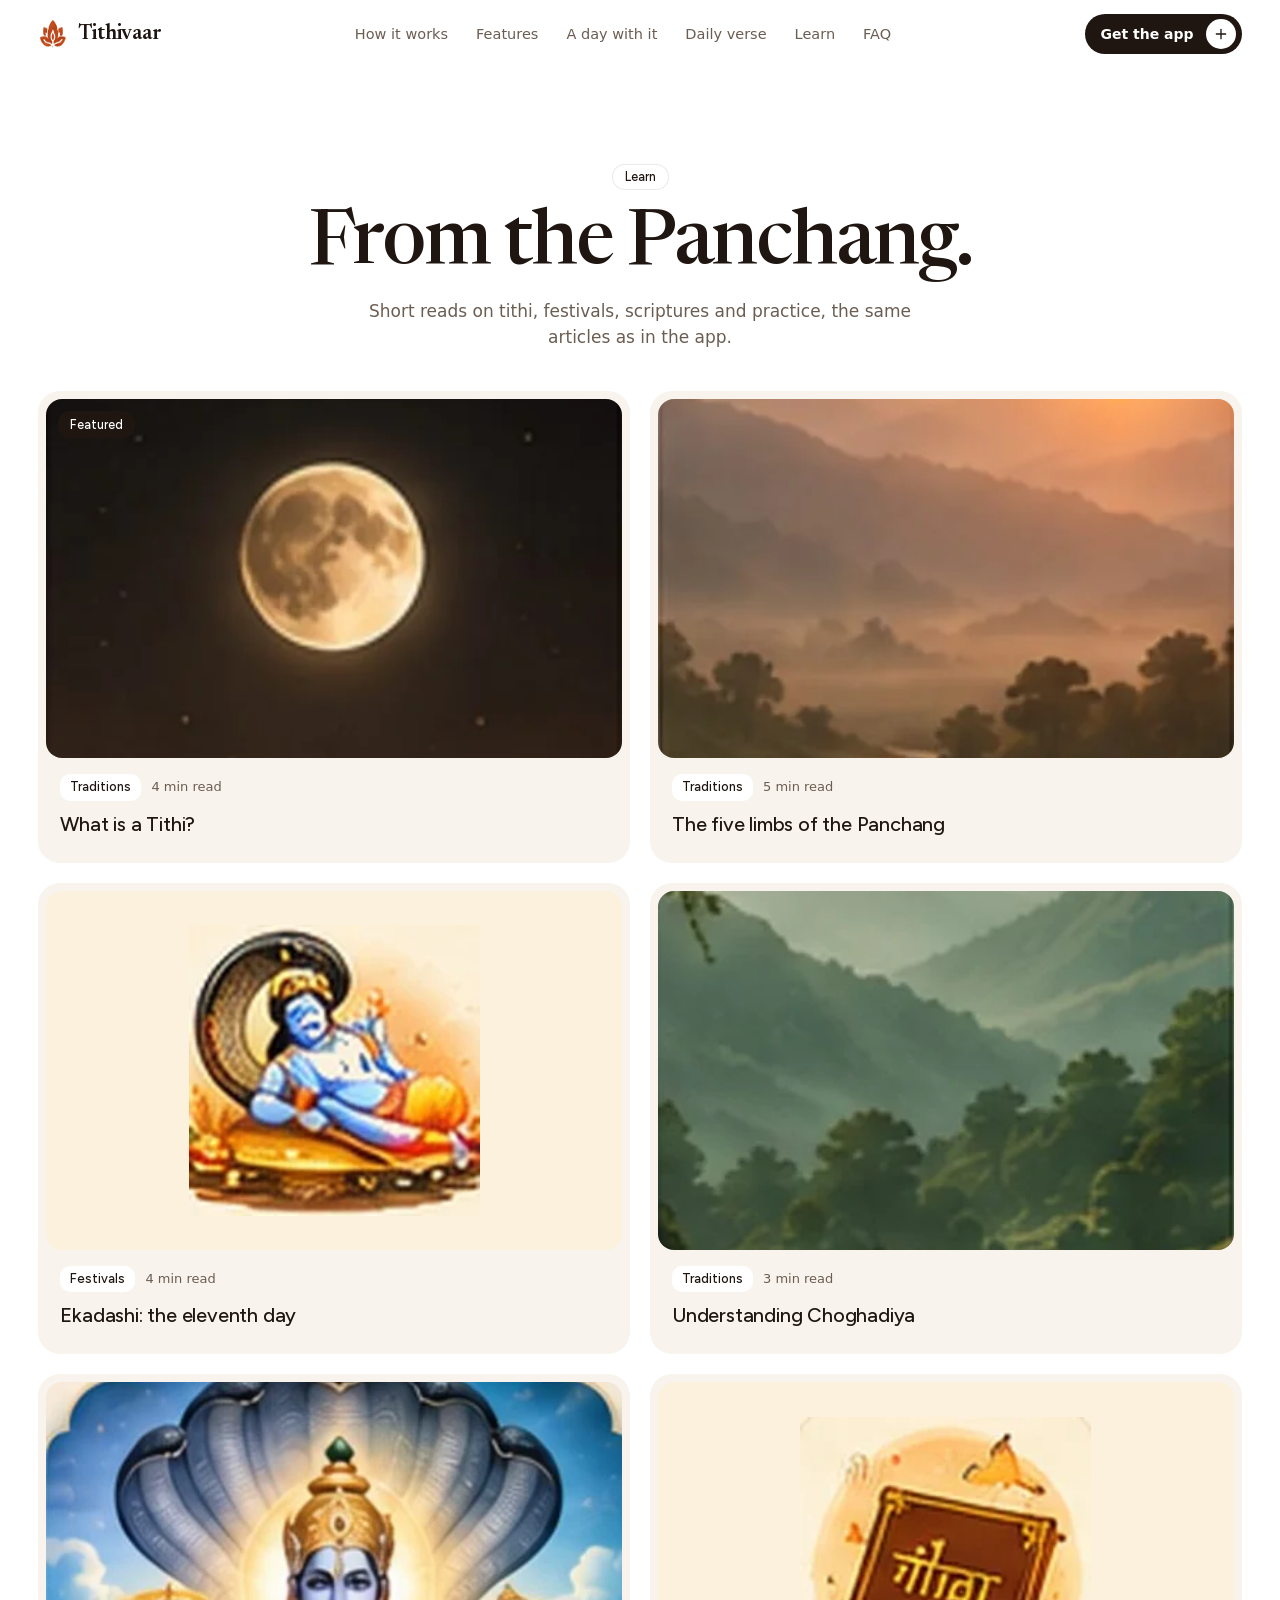
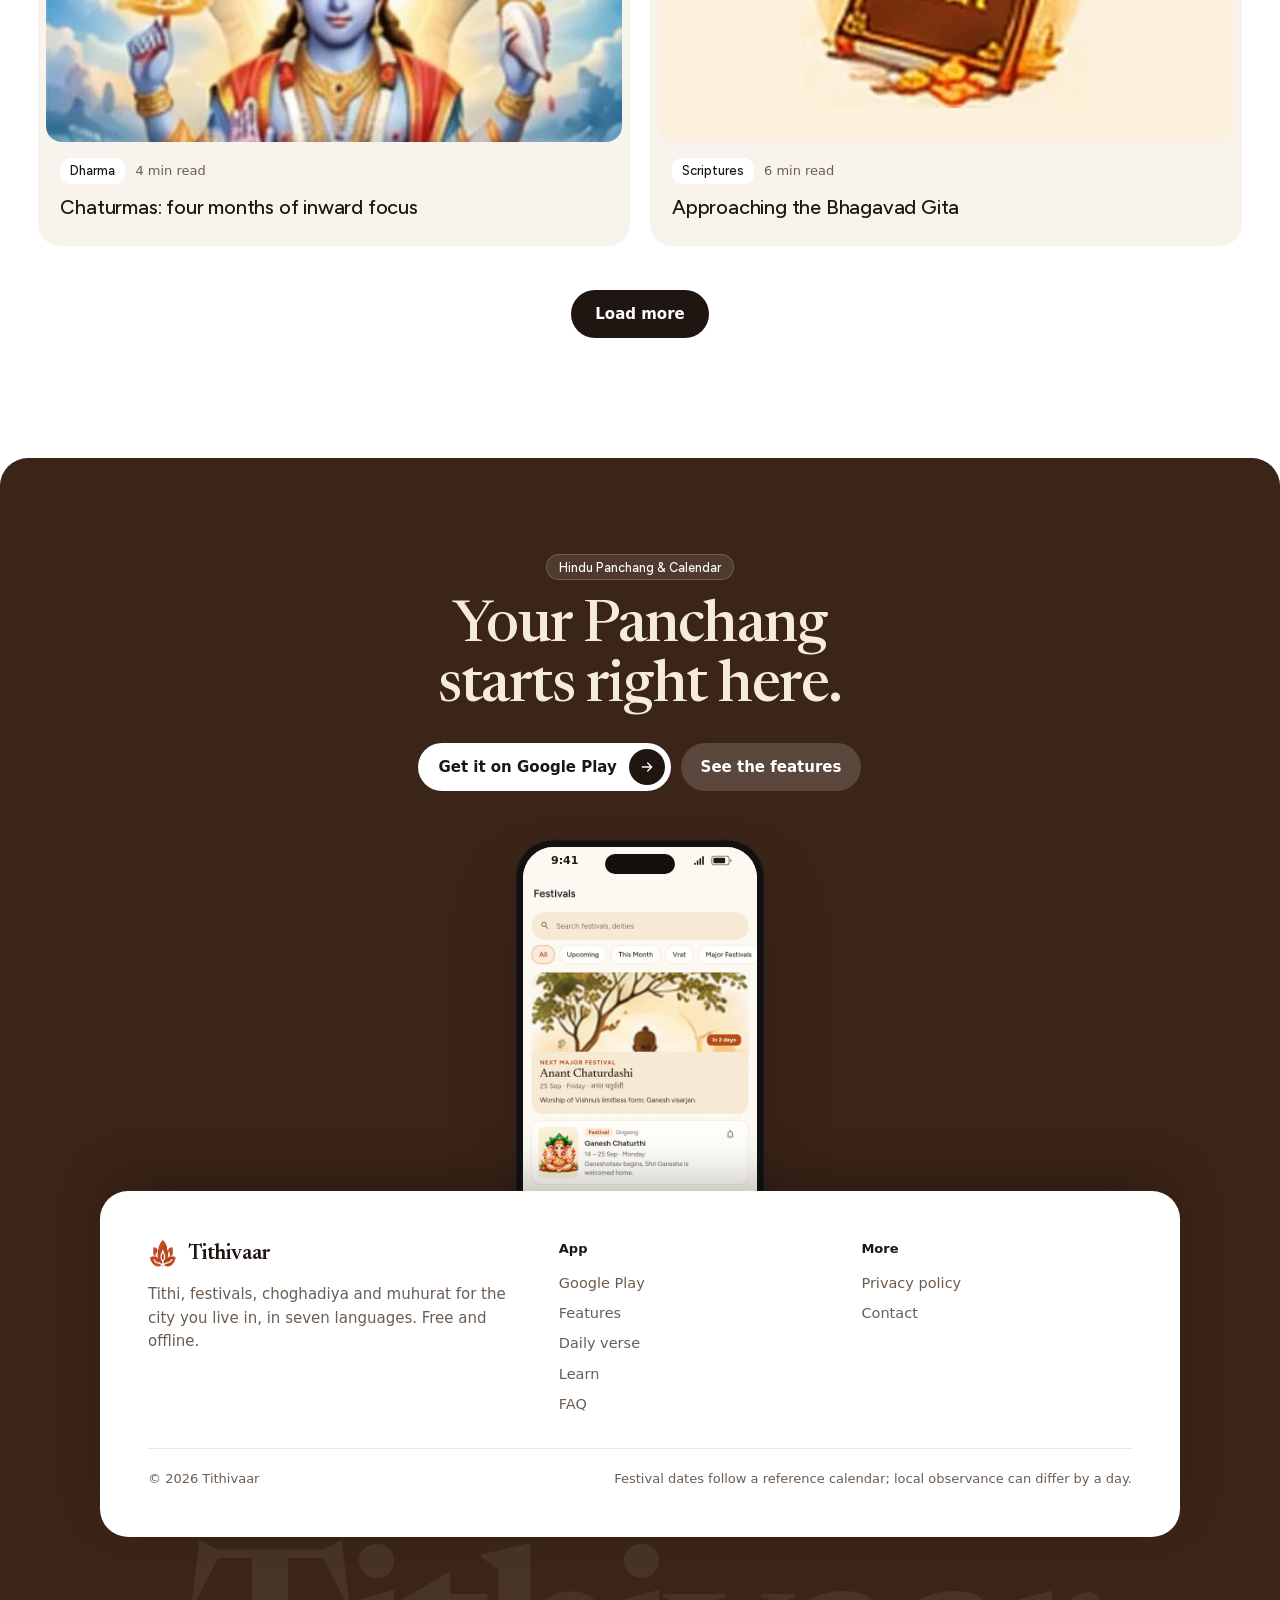
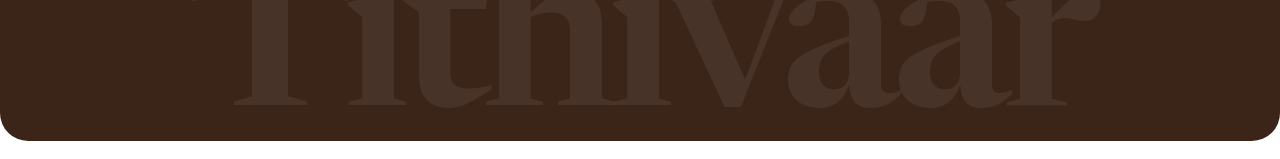
<file: blog/index.html>
<!doctype html>
<html lang="en">
<head>
<meta charset="utf-8">
<meta name="viewport" content="width=device-width, initial-scale=1">
<title>Learn · Tithivaar</title>
<meta name="description" content="Short reads on tithi, festivals, scriptures and practice.">
<meta name="theme-color" content="#3B2418">
<meta property="og:title" content="Learn · Tithivaar">
<meta property="og:description" content="Short reads on tithi, festivals, scriptures and practice.">
<meta property="og:image" content="https://tithivaar.riteshrana.engineer/img/og.jpg">
<meta property="og:url" content="https://tithivaar.riteshrana.engineer/blog/">
<link rel="icon" href="/img/app-icon.png">
<link rel="stylesheet" href="/fonts/fonts.css">
<link rel="stylesheet" href="/site.css">
</head>
<body>
<svg width="0" height="0" style="position:absolute" aria-hidden="true">
  <symbol id="i-plus" viewBox="0 0 24 24"><path d="M12 5v14M5 12h14" stroke="currentColor" stroke-width="2" stroke-linecap="round" fill="none"/></symbol>
  <symbol id="i-arrow" viewBox="0 0 24 24"><path d="M5 12h14M13 6l6 6-6 6" stroke="currentColor" stroke-width="2" stroke-linecap="round" stroke-linejoin="round" fill="none"/></symbol>
  <symbol id="i-left" viewBox="0 0 24 24"><path d="M15 6l-6 6 6 6" stroke="currentColor" stroke-width="2" stroke-linecap="round" stroke-linejoin="round" fill="none"/></symbol>
  <symbol id="i-right" viewBox="0 0 24 24"><path d="M9 6l6 6-6 6" stroke="currentColor" stroke-width="2" stroke-linecap="round" stroke-linejoin="round" fill="none"/></symbol>
  <symbol id="i-pin" viewBox="0 0 24 24"><path d="M12 21s-7-6.2-7-11.5A7 7 0 0 1 19 9.5C19 14.8 12 21 12 21z" fill="currentColor"/><circle cx="12" cy="9.5" r="2.6" fill="#fff"/></symbol>
  <symbol id="i-sig" viewBox="0 0 24 24"><path d="M2 20h3v-4H2zM7 20h3v-8H7zM12 20h3V8h-3zM17 20h3V4h-3z" fill="currentColor"/></symbol>
  <symbol id="i-bat" viewBox="0 0 28 14"><rect x="1" y="1.5" width="22" height="11" rx="3" fill="none" stroke="currentColor" stroke-width="1.4" opacity=".5"/><rect x="3" y="3.5" width="15" height="7" rx="1.6" fill="currentColor"/><rect x="24.5" y="5" width="1.8" height="4" rx=".9" fill="currentColor" opacity=".5"/></symbol>
</svg>
<nav class="nav" aria-label="Main">
  <div class="wrap">
    <a class="brand" href="/#top"><img src="/img/logo-mark.png" alt="" width="30" height="30">Tithivaar</a>
    <ul>
      <li><a href="/#how">How it works</a></li>
      <li><a href="/#features">Features</a></li>
      <li><a href="/#day">A day with it</a></li>
      <li><a href="/#verses">Daily verse</a></li>
      <li><a href="/blog/">Learn</a></li>
      <li><a href="/#faq">FAQ</a></li>
    </ul>
    <a class="btn btn-dark" href="/get/">Get the app<span class="dot"><svg width="16" height="16"><use href="#i-plus"/></svg></span></a>
  </div>
</nav>
<main id="top">
<section class="blog-head wrap center">
  <span class="pill">Learn</span>
  <h1>From the Panchang.</h1>
  <p class="lead">Short reads on tithi, festivals, scriptures and practice, the same articles as in the app.</p>
</section>
<section class="wrap"><div class="posts" id="posts">
<a class="post" href="/blog/tithi/"><span class="featured">Featured</span><div class="cover cover"><img src="/img/learn/dark-bg.webp" alt="" loading="lazy" style="object-position:center 18%"></div><div class="meta"><span>Traditions</span><span>4 min read</span></div><h2>What is a Tithi?</h2></a>
<a class="post" href="/blog/panchanga/"><div class="cover cover"><img src="/img/learn/hero-bg.webp" alt="" loading="lazy" style="object-position:center 60%"></div><div class="meta"><span>Traditions</span><span>5 min read</span></div><h2>The five limbs of the Panchang</h2></a>
<a class="post" href="/blog/ekadashi/"><div class="cover contain"><img src="/img/learn/devshayani-ekadashi.webp" alt="" loading="lazy" style="object-position:center"></div><div class="meta"><span>Festivals</span><span>4 min read</span></div><h2>Ekadashi: the eleventh day</h2></a>
<a class="post" href="/blog/choghadiya/"><div class="cover cover"><img src="/img/learn/content-bg.webp" alt="" loading="lazy" style="object-position:center 55%"></div><div class="meta"><span>Traditions</span><span>3 min read</span></div><h2>Understanding Choghadiya</h2></a>
<a class="post" href="/blog/chaturmas/"><div class="cover cover"><img src="/img/learn/deity-vishnu.webp" alt="" loading="lazy" style="object-position:center 22%"></div><div class="meta"><span>Dharma</span><span>4 min read</span></div><h2>Chaturmas: four months of inward focus</h2></a>
<a class="post" href="/blog/gita/"><div class="cover contain"><img src="/img/learn/gita-jayanti.webp" alt="" loading="lazy" style="object-position:center"></div><div class="meta"><span>Scriptures</span><span>6 min read</span></div><h2>Approaching the Bhagavad Gita</h2></a>
<a class="post more" hidden href="/blog/navadurga/"><div class="cover cover"><img src="/img/learn/deity-durga.webp" alt="" loading="lazy" style="object-position:center 22%"></div><div class="meta"><span>Deities</span><span>5 min read</span></div><h2>The nine forms of Durga</h2></a>
<a class="post more" hidden href="/blog/mala/"><div class="cover contain"><img src="/img/learn/ill-meditation.webp" alt="" loading="lazy" style="object-position:center"></div><div class="meta"><span>Meditation</span><span>3 min read</span></div><h2>Japa with a mala</h2></a>
</div><div class="load-more"><button type="button" class="btn btn-dark" id="loadMore">Load more</button></div></section>
</main>
<section class="final" aria-label="Get the app">
  <span class="pill">Hindu Panchang &amp; Calendar</span>
  <h2>Your Panchang<br>starts right here.</h2>
  <div class="btns">
    <a class="btn btn-light" href="/get/">Get it on Google Play<span class="dot"><svg width="16" height="16"><use href="#i-arrow"/></svg></span></a>
    <a class="btn btn-glass" href="/#features">See the features</a>
  </div>
  <div class="phone sm">
    <div class="screen"><div class="island"></div><div class="status"><span>9:41</span><span class="sys"><svg width="13" height="13"><use href="#i-sig"/></svg><svg width="22" height="11"><use href="#i-bat"/></svg></span></div><img class="shot" src="/img/shots/festivals.webp" alt="Festivals screen" loading="lazy"></div>
  </div>
  <footer class="footer">
    <div class="cols">
      <div class="about">
        <a class="brand" href="/#top"><img src="/img/logo-mark.png" alt="" width="30" height="30">Tithivaar</a>
        <p>Tithi, festivals, choghadiya and muhurat for the city you live in, in seven languages. Free and offline.</p>
      </div>
      <div><h4>App</h4><ul><li><a href="/get/">Google Play</a></li><li><a href="/#features">Features</a></li><li><a href="/#verses">Daily verse</a></li><li><a href="/blog/">Learn</a></li><li><a href="/#faq">FAQ</a></li></ul></div>
      <div><h4>More</h4><ul><li><a href="/privacy.html">Privacy policy</a></li><li><a href="https://github.com/riteshr19/tithivaar/issues">Contact</a></li></ul></div>
    </div>
    <div class="base"><span>© <span id="year">2026</span> Tithivaar</span><span>Festival dates follow a reference calendar; local observance can differ by a day.</span></div>
  </footer>
  <div class="watermark" aria-hidden="true">Tithivaar</div>
</section>
<script src="/site.js" defer></script>
</body>
</html>
</file>
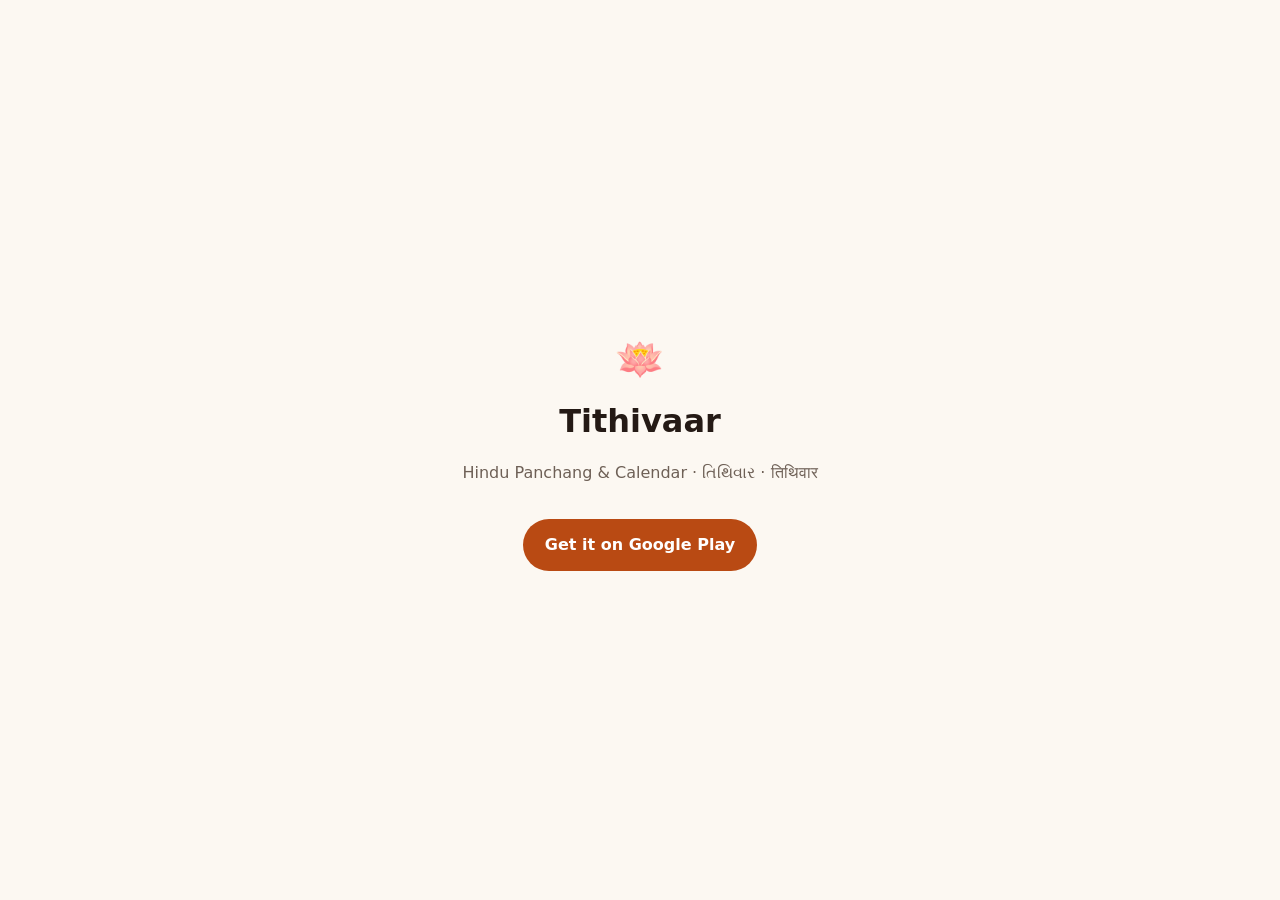
<file: get/index.html>
<!doctype html>
<html lang="en">
<head>
<meta charset="utf-8">
<meta name="viewport" content="width=device-width, initial-scale=1">
<title>Get Tithivaar</title>
<meta name="description" content="Tithivaar: Hindu Panchang & Calendar for your city, in 7 languages. Free on Google Play.">
<meta property="og:title" content="Tithivaar · Hindu Panchang & Calendar">
<meta property="og:description" content="Tithi, festivals, muhurat and choghadiya for your city, in 7 languages. Free, works offline.">
<meta property="og:url" content="https://tithivaar.riteshrana.engineer/get">
<style>
  :root { --bg:#FCF8F2; --tx:#241A15; --tx2:#6E6056; --sad:#B94A13; --onp:#fff; }
  @media (prefers-color-scheme: dark) { :root { --bg:#17120F; --tx:#F5E8D5; --tx2:#BDAB97; --sad:#E6A06A; --onp:#17120F; } }
  body { margin:0; min-height:100vh; display:grid; place-items:center; background:var(--bg); color:var(--tx); font:16px/1.5 system-ui, sans-serif; text-align:center; padding:16px; box-sizing:border-box; }
  a.cta { display:inline-block; margin-top:18px; padding:14px 22px; border-radius:26px; background:var(--sad); color:var(--onp); font-weight:600; text-decoration:none; }
  p { color:var(--tx2); }
</style>
</head>
<body>
<main>
  <div style="font-size:40px" aria-hidden="true">🪷</div>
  <h1 style="margin:8px 0 0">Tithivaar</h1>
  <p>Hindu Panchang &amp; Calendar · તિથિવાર · तिथिवार</p>
  <a class="cta" id="play" href="https://play.google.com/store/apps/details?id=app.tithivaar&amp;referrer=utm_source%3Dshare%26utm_medium%3Dapp">Get it on Google Play</a>
</main>
<script>
  // Android visitors go straight to the Play Store listing; everyone else sees this page.
  if (/Android/i.test(navigator.userAgent)) location.replace(document.getElementById('play').href);
</script>
</body>
</html>
</file>
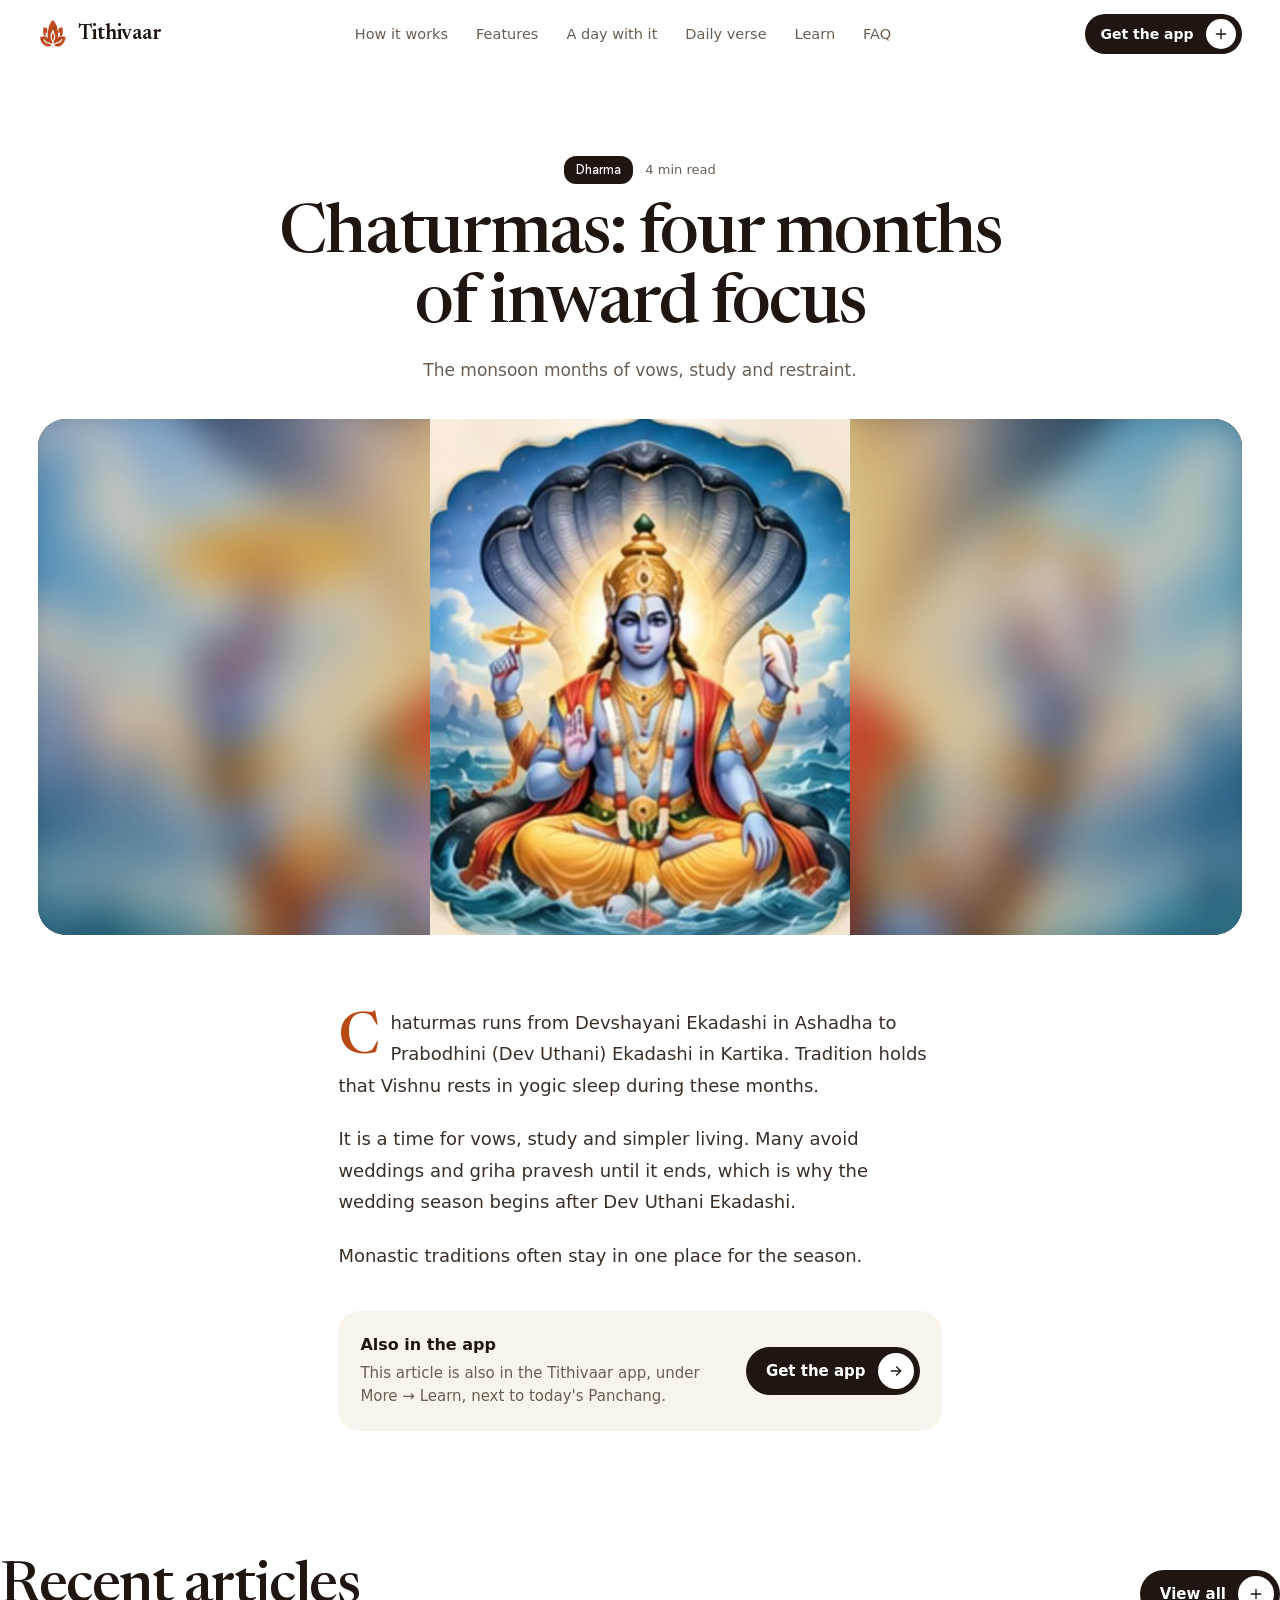
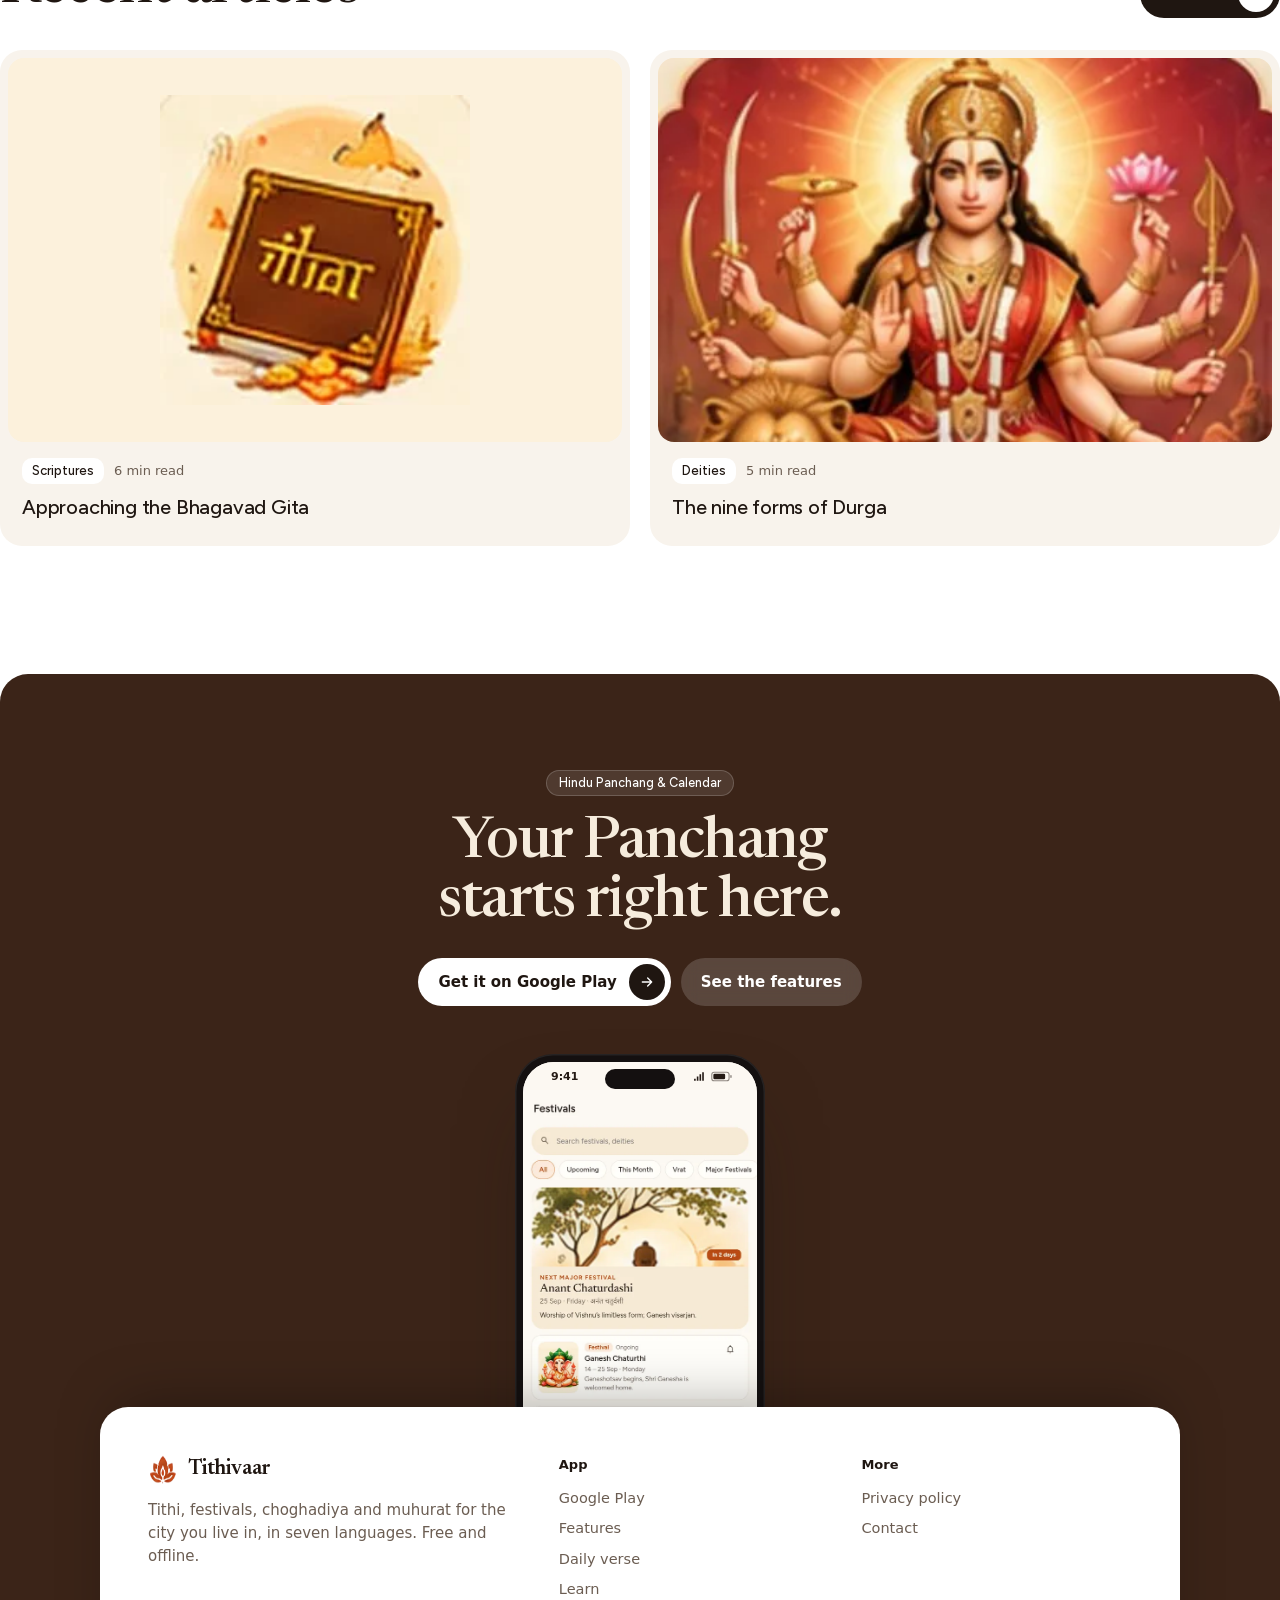
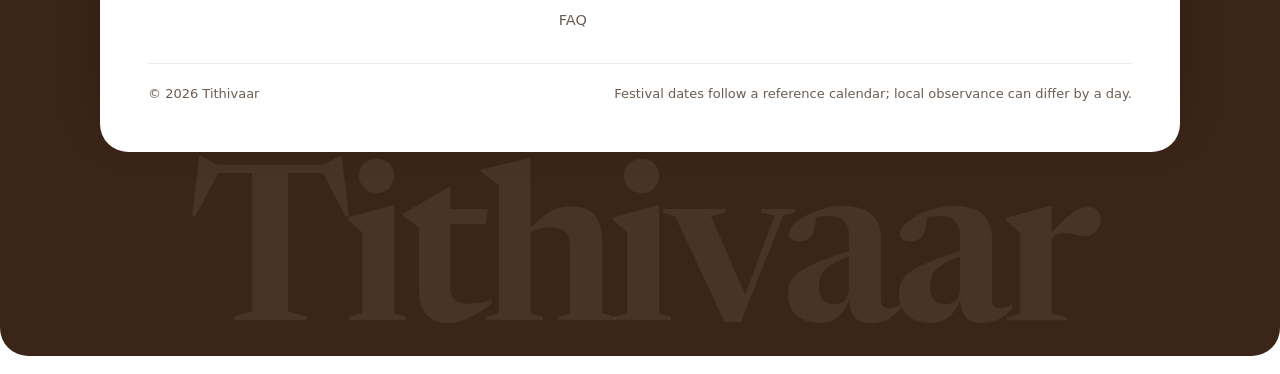
<file: blog/chaturmas/index.html>
<!doctype html>
<html lang="en">
<head>
<meta charset="utf-8">
<meta name="viewport" content="width=device-width, initial-scale=1">
<title>Chaturmas: four months of inward focus · Tithivaar</title>
<meta name="description" content="The monsoon months of vows, study and restraint.">
<meta name="theme-color" content="#3B2418">
<meta property="og:title" content="Chaturmas: four months of inward focus · Tithivaar">
<meta property="og:description" content="The monsoon months of vows, study and restraint.">
<meta property="og:image" content="https://tithivaar.riteshrana.engineer/img/og.jpg">
<meta property="og:url" content="https://tithivaar.riteshrana.engineer/blog/chaturmas/">
<link rel="icon" href="/img/app-icon.png">
<link rel="stylesheet" href="/fonts/fonts.css">
<link rel="stylesheet" href="/site.css">
</head>
<body>
<svg width="0" height="0" style="position:absolute" aria-hidden="true">
  <symbol id="i-plus" viewBox="0 0 24 24"><path d="M12 5v14M5 12h14" stroke="currentColor" stroke-width="2" stroke-linecap="round" fill="none"/></symbol>
  <symbol id="i-arrow" viewBox="0 0 24 24"><path d="M5 12h14M13 6l6 6-6 6" stroke="currentColor" stroke-width="2" stroke-linecap="round" stroke-linejoin="round" fill="none"/></symbol>
  <symbol id="i-left" viewBox="0 0 24 24"><path d="M15 6l-6 6 6 6" stroke="currentColor" stroke-width="2" stroke-linecap="round" stroke-linejoin="round" fill="none"/></symbol>
  <symbol id="i-right" viewBox="0 0 24 24"><path d="M9 6l6 6-6 6" stroke="currentColor" stroke-width="2" stroke-linecap="round" stroke-linejoin="round" fill="none"/></symbol>
  <symbol id="i-pin" viewBox="0 0 24 24"><path d="M12 21s-7-6.2-7-11.5A7 7 0 0 1 19 9.5C19 14.8 12 21 12 21z" fill="currentColor"/><circle cx="12" cy="9.5" r="2.6" fill="#fff"/></symbol>
  <symbol id="i-sig" viewBox="0 0 24 24"><path d="M2 20h3v-4H2zM7 20h3v-8H7zM12 20h3V8h-3zM17 20h3V4h-3z" fill="currentColor"/></symbol>
  <symbol id="i-bat" viewBox="0 0 28 14"><rect x="1" y="1.5" width="22" height="11" rx="3" fill="none" stroke="currentColor" stroke-width="1.4" opacity=".5"/><rect x="3" y="3.5" width="15" height="7" rx="1.6" fill="currentColor"/><rect x="24.5" y="5" width="1.8" height="4" rx=".9" fill="currentColor" opacity=".5"/></symbol>
</svg>
<nav class="nav" aria-label="Main">
  <div class="wrap">
    <a class="brand" href="/#top"><img src="/img/logo-mark.png" alt="" width="30" height="30">Tithivaar</a>
    <ul>
      <li><a href="/#how">How it works</a></li>
      <li><a href="/#features">Features</a></li>
      <li><a href="/#day">A day with it</a></li>
      <li><a href="/#verses">Daily verse</a></li>
      <li><a href="/blog/">Learn</a></li>
      <li><a href="/#faq">FAQ</a></li>
    </ul>
    <a class="btn btn-dark" href="/get/">Get the app<span class="dot"><svg width="16" height="16"><use href="#i-plus"/></svg></span></a>
  </div>
</nav>
<main id="top">
<article class="article">
  <header class="article-head wrap center">
    <div class="meta"><span class="dark">Dharma</span><span>4 min read</span></div>
    <h1>Chaturmas: four months of inward focus</h1>
    <p class="lead">The monsoon months of vows, study and restraint.</p>
  </header>
  <div class="wrap"><div class="article-cover cover" style="--bg:url(/img/learn/deity-vishnu.webp)"><img src="/img/learn/deity-vishnu.webp" alt=""></div></div>
  <div class="article-body">
  <p>Chaturmas runs from Devshayani Ekadashi in Ashadha to Prabodhini (Dev Uthani) Ekadashi in Kartika. Tradition holds that Vishnu rests in yogic sleep during these months.</p>
  <p>It is a time for vows, study and simpler living. Many avoid weddings and griha pravesh until it ends, which is why the wedding season begins after Dev Uthani Ekadashi.</p>
  <p>Monastic traditions often stay in one place for the season.</p>
    <aside class="in-app"><b>Also in the app</b><span>This article is also in the Tithivaar app, under More → Learn, next to today's Panchang.</span><a class="btn btn-dark" href="/get/">Get the app<span class="dot"><svg width="16" height="16"><use href="#i-arrow"/></svg></span></a></aside>
  </div>
</article>
<section class="section wrap">
  <div class="row-head"><h2>Recent articles</h2><a class="btn btn-dark" href="/blog/">View all<span class="dot"><svg width="16" height="16"><use href="#i-plus"/></svg></span></a></div>
  <div class="posts two"><a class="post" href="/blog/gita/"><div class="cover contain"><img src="/img/learn/gita-jayanti.webp" alt="" loading="lazy" style="object-position:center"></div><div class="meta"><span>Scriptures</span><span>6 min read</span></div><h2>Approaching the Bhagavad Gita</h2></a><a class="post" href="/blog/navadurga/"><div class="cover cover"><img src="/img/learn/deity-durga.webp" alt="" loading="lazy" style="object-position:center 22%"></div><div class="meta"><span>Deities</span><span>5 min read</span></div><h2>The nine forms of Durga</h2></a></div>
</section>
</main>
<section class="final" aria-label="Get the app">
  <span class="pill">Hindu Panchang &amp; Calendar</span>
  <h2>Your Panchang<br>starts right here.</h2>
  <div class="btns">
    <a class="btn btn-light" href="/get/">Get it on Google Play<span class="dot"><svg width="16" height="16"><use href="#i-arrow"/></svg></span></a>
    <a class="btn btn-glass" href="/#features">See the features</a>
  </div>
  <div class="phone sm">
    <div class="screen"><div class="island"></div><div class="status"><span>9:41</span><span class="sys"><svg width="13" height="13"><use href="#i-sig"/></svg><svg width="22" height="11"><use href="#i-bat"/></svg></span></div><img class="shot" src="/img/shots/festivals.webp" alt="Festivals screen" loading="lazy"></div>
  </div>
  <footer class="footer">
    <div class="cols">
      <div class="about">
        <a class="brand" href="/#top"><img src="/img/logo-mark.png" alt="" width="30" height="30">Tithivaar</a>
        <p>Tithi, festivals, choghadiya and muhurat for the city you live in, in seven languages. Free and offline.</p>
      </div>
      <div><h4>App</h4><ul><li><a href="/get/">Google Play</a></li><li><a href="/#features">Features</a></li><li><a href="/#verses">Daily verse</a></li><li><a href="/blog/">Learn</a></li><li><a href="/#faq">FAQ</a></li></ul></div>
      <div><h4>More</h4><ul><li><a href="/privacy.html">Privacy policy</a></li><li><a href="https://github.com/riteshr19/tithivaar/issues">Contact</a></li></ul></div>
    </div>
    <div class="base"><span>© <span id="year">2026</span> Tithivaar</span><span>Festival dates follow a reference calendar; local observance can differ by a day.</span></div>
  </footer>
  <div class="watermark" aria-hidden="true">Tithivaar</div>
</section>
<script src="/site.js" defer></script>
</body>
</html>
</file>
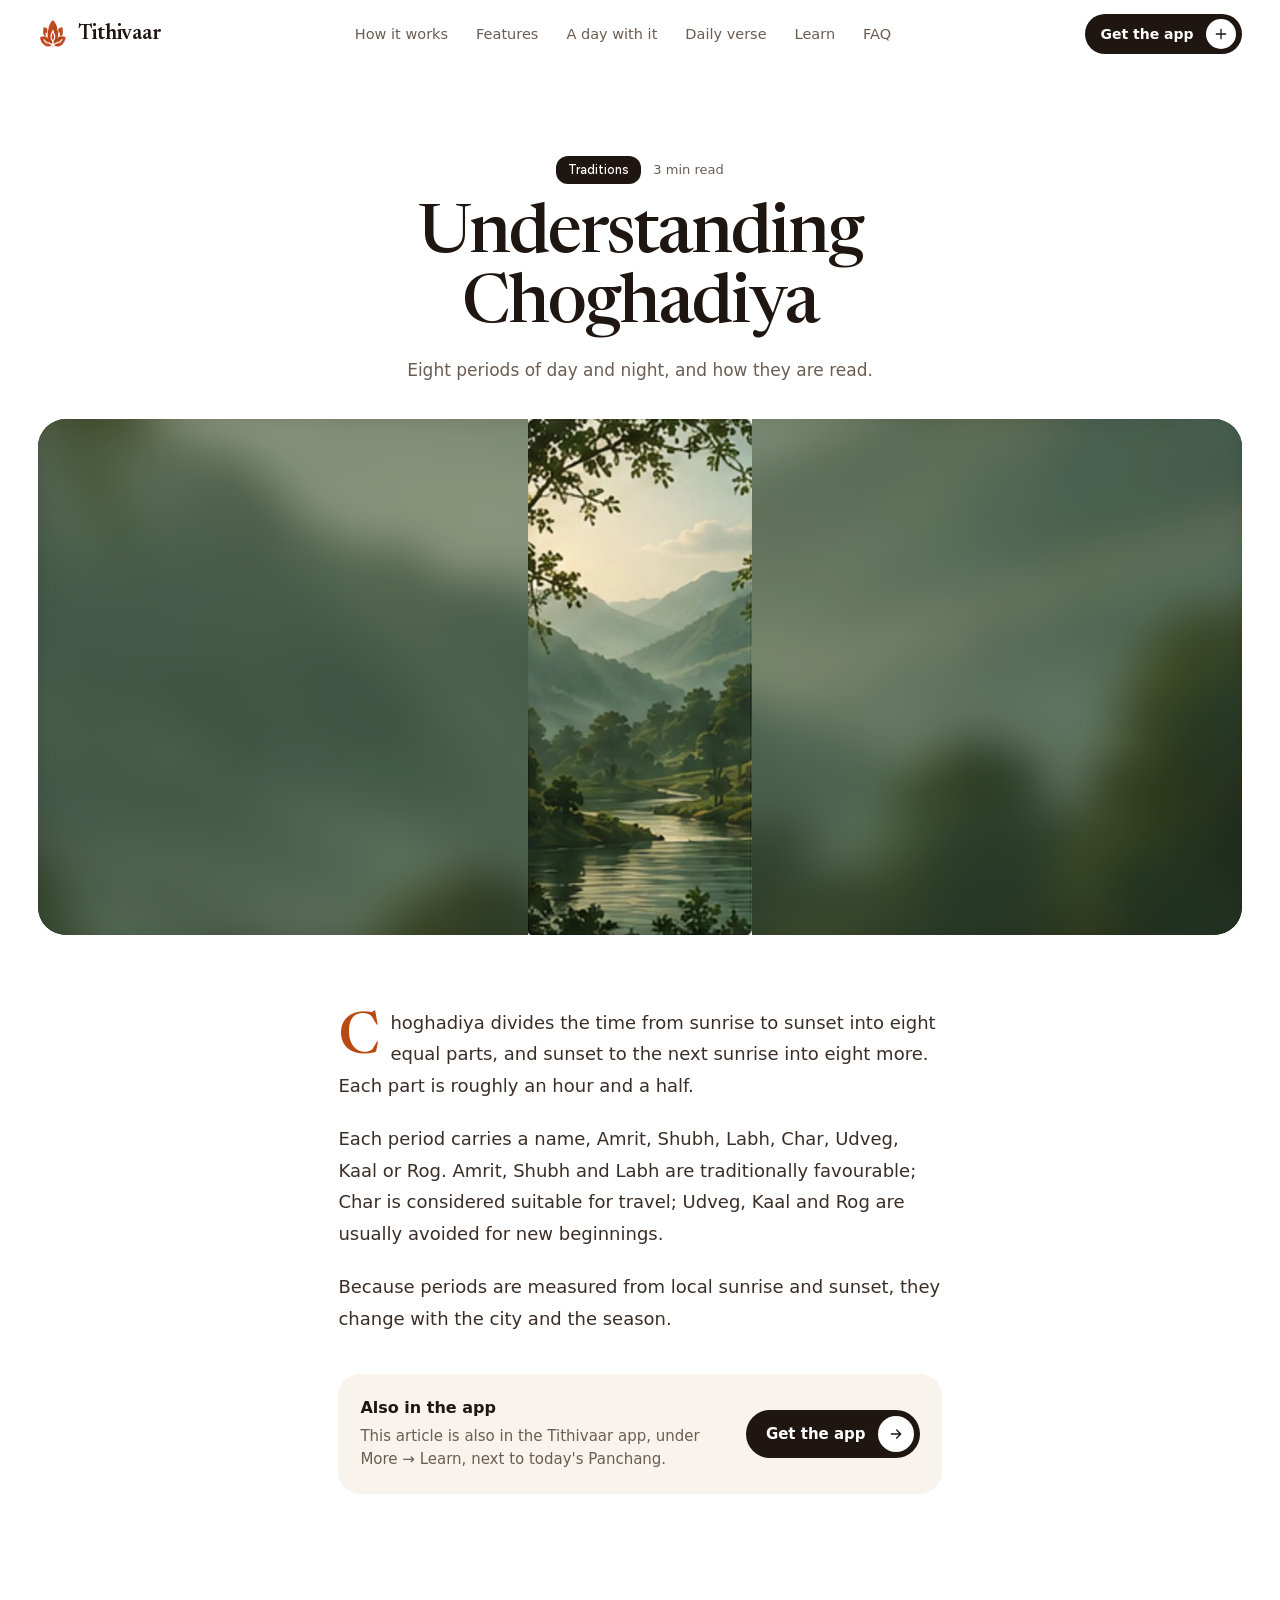
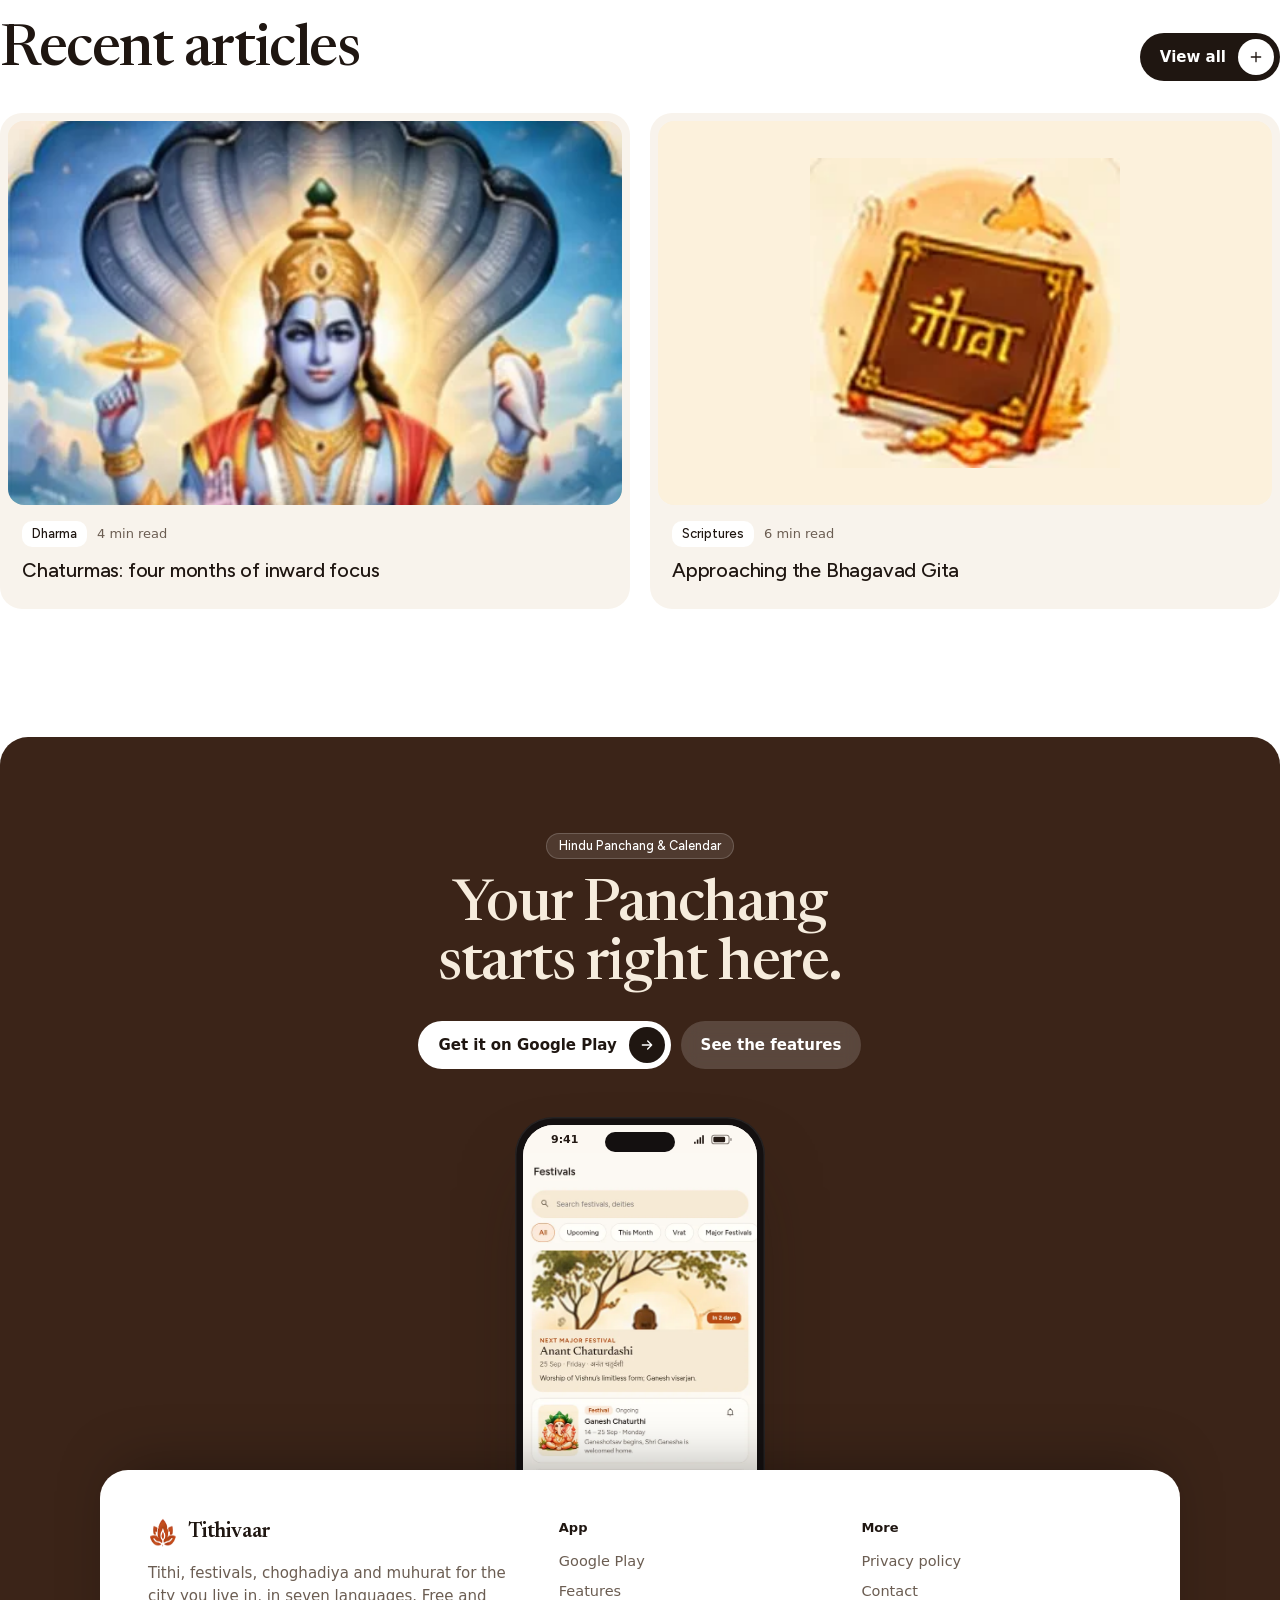
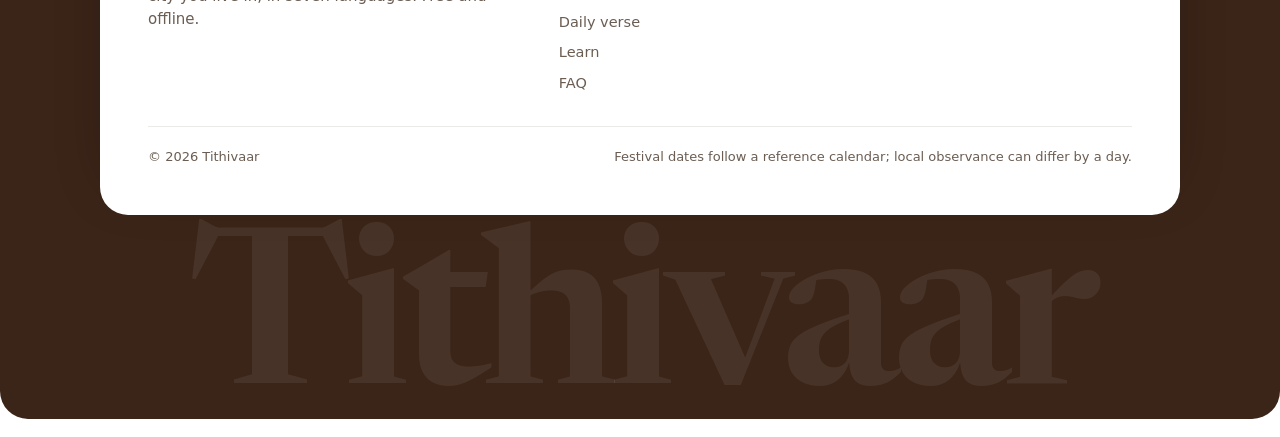
<file: blog/choghadiya/index.html>
<!doctype html>
<html lang="en">
<head>
<meta charset="utf-8">
<meta name="viewport" content="width=device-width, initial-scale=1">
<title>Understanding Choghadiya · Tithivaar</title>
<meta name="description" content="Eight periods of day and night, and how they are read.">
<meta name="theme-color" content="#3B2418">
<meta property="og:title" content="Understanding Choghadiya · Tithivaar">
<meta property="og:description" content="Eight periods of day and night, and how they are read.">
<meta property="og:image" content="https://tithivaar.riteshrana.engineer/img/og.jpg">
<meta property="og:url" content="https://tithivaar.riteshrana.engineer/blog/choghadiya/">
<link rel="icon" href="/img/app-icon.png">
<link rel="stylesheet" href="/fonts/fonts.css">
<link rel="stylesheet" href="/site.css">
</head>
<body>
<svg width="0" height="0" style="position:absolute" aria-hidden="true">
  <symbol id="i-plus" viewBox="0 0 24 24"><path d="M12 5v14M5 12h14" stroke="currentColor" stroke-width="2" stroke-linecap="round" fill="none"/></symbol>
  <symbol id="i-arrow" viewBox="0 0 24 24"><path d="M5 12h14M13 6l6 6-6 6" stroke="currentColor" stroke-width="2" stroke-linecap="round" stroke-linejoin="round" fill="none"/></symbol>
  <symbol id="i-left" viewBox="0 0 24 24"><path d="M15 6l-6 6 6 6" stroke="currentColor" stroke-width="2" stroke-linecap="round" stroke-linejoin="round" fill="none"/></symbol>
  <symbol id="i-right" viewBox="0 0 24 24"><path d="M9 6l6 6-6 6" stroke="currentColor" stroke-width="2" stroke-linecap="round" stroke-linejoin="round" fill="none"/></symbol>
  <symbol id="i-pin" viewBox="0 0 24 24"><path d="M12 21s-7-6.2-7-11.5A7 7 0 0 1 19 9.5C19 14.8 12 21 12 21z" fill="currentColor"/><circle cx="12" cy="9.5" r="2.6" fill="#fff"/></symbol>
  <symbol id="i-sig" viewBox="0 0 24 24"><path d="M2 20h3v-4H2zM7 20h3v-8H7zM12 20h3V8h-3zM17 20h3V4h-3z" fill="currentColor"/></symbol>
  <symbol id="i-bat" viewBox="0 0 28 14"><rect x="1" y="1.5" width="22" height="11" rx="3" fill="none" stroke="currentColor" stroke-width="1.4" opacity=".5"/><rect x="3" y="3.5" width="15" height="7" rx="1.6" fill="currentColor"/><rect x="24.5" y="5" width="1.8" height="4" rx=".9" fill="currentColor" opacity=".5"/></symbol>
</svg>
<nav class="nav" aria-label="Main">
  <div class="wrap">
    <a class="brand" href="/#top"><img src="/img/logo-mark.png" alt="" width="30" height="30">Tithivaar</a>
    <ul>
      <li><a href="/#how">How it works</a></li>
      <li><a href="/#features">Features</a></li>
      <li><a href="/#day">A day with it</a></li>
      <li><a href="/#verses">Daily verse</a></li>
      <li><a href="/blog/">Learn</a></li>
      <li><a href="/#faq">FAQ</a></li>
    </ul>
    <a class="btn btn-dark" href="/get/">Get the app<span class="dot"><svg width="16" height="16"><use href="#i-plus"/></svg></span></a>
  </div>
</nav>
<main id="top">
<article class="article">
  <header class="article-head wrap center">
    <div class="meta"><span class="dark">Traditions</span><span>3 min read</span></div>
    <h1>Understanding Choghadiya</h1>
    <p class="lead">Eight periods of day and night, and how they are read.</p>
  </header>
  <div class="wrap"><div class="article-cover cover" style="--bg:url(/img/learn/content-bg.webp)"><img src="/img/learn/content-bg.webp" alt=""></div></div>
  <div class="article-body">
  <p>Choghadiya divides the time from sunrise to sunset into eight equal parts, and sunset to the next sunrise into eight more. Each part is roughly an hour and a half.</p>
  <p>Each period carries a name, Amrit, Shubh, Labh, Char, Udveg, Kaal or Rog. Amrit, Shubh and Labh are traditionally favourable; Char is considered suitable for travel; Udveg, Kaal and Rog are usually avoided for new beginnings.</p>
  <p>Because periods are measured from local sunrise and sunset, they change with the city and the season.</p>
    <aside class="in-app"><b>Also in the app</b><span>This article is also in the Tithivaar app, under More → Learn, next to today's Panchang.</span><a class="btn btn-dark" href="/get/">Get the app<span class="dot"><svg width="16" height="16"><use href="#i-arrow"/></svg></span></a></aside>
  </div>
</article>
<section class="section wrap">
  <div class="row-head"><h2>Recent articles</h2><a class="btn btn-dark" href="/blog/">View all<span class="dot"><svg width="16" height="16"><use href="#i-plus"/></svg></span></a></div>
  <div class="posts two"><a class="post" href="/blog/chaturmas/"><div class="cover cover"><img src="/img/learn/deity-vishnu.webp" alt="" loading="lazy" style="object-position:center 22%"></div><div class="meta"><span>Dharma</span><span>4 min read</span></div><h2>Chaturmas: four months of inward focus</h2></a><a class="post" href="/blog/gita/"><div class="cover contain"><img src="/img/learn/gita-jayanti.webp" alt="" loading="lazy" style="object-position:center"></div><div class="meta"><span>Scriptures</span><span>6 min read</span></div><h2>Approaching the Bhagavad Gita</h2></a></div>
</section>
</main>
<section class="final" aria-label="Get the app">
  <span class="pill">Hindu Panchang &amp; Calendar</span>
  <h2>Your Panchang<br>starts right here.</h2>
  <div class="btns">
    <a class="btn btn-light" href="/get/">Get it on Google Play<span class="dot"><svg width="16" height="16"><use href="#i-arrow"/></svg></span></a>
    <a class="btn btn-glass" href="/#features">See the features</a>
  </div>
  <div class="phone sm">
    <div class="screen"><div class="island"></div><div class="status"><span>9:41</span><span class="sys"><svg width="13" height="13"><use href="#i-sig"/></svg><svg width="22" height="11"><use href="#i-bat"/></svg></span></div><img class="shot" src="/img/shots/festivals.webp" alt="Festivals screen" loading="lazy"></div>
  </div>
  <footer class="footer">
    <div class="cols">
      <div class="about">
        <a class="brand" href="/#top"><img src="/img/logo-mark.png" alt="" width="30" height="30">Tithivaar</a>
        <p>Tithi, festivals, choghadiya and muhurat for the city you live in, in seven languages. Free and offline.</p>
      </div>
      <div><h4>App</h4><ul><li><a href="/get/">Google Play</a></li><li><a href="/#features">Features</a></li><li><a href="/#verses">Daily verse</a></li><li><a href="/blog/">Learn</a></li><li><a href="/#faq">FAQ</a></li></ul></div>
      <div><h4>More</h4><ul><li><a href="/privacy.html">Privacy policy</a></li><li><a href="https://github.com/riteshr19/tithivaar/issues">Contact</a></li></ul></div>
    </div>
    <div class="base"><span>© <span id="year">2026</span> Tithivaar</span><span>Festival dates follow a reference calendar; local observance can differ by a day.</span></div>
  </footer>
  <div class="watermark" aria-hidden="true">Tithivaar</div>
</section>
<script src="/site.js" defer></script>
</body>
</html>
</file>
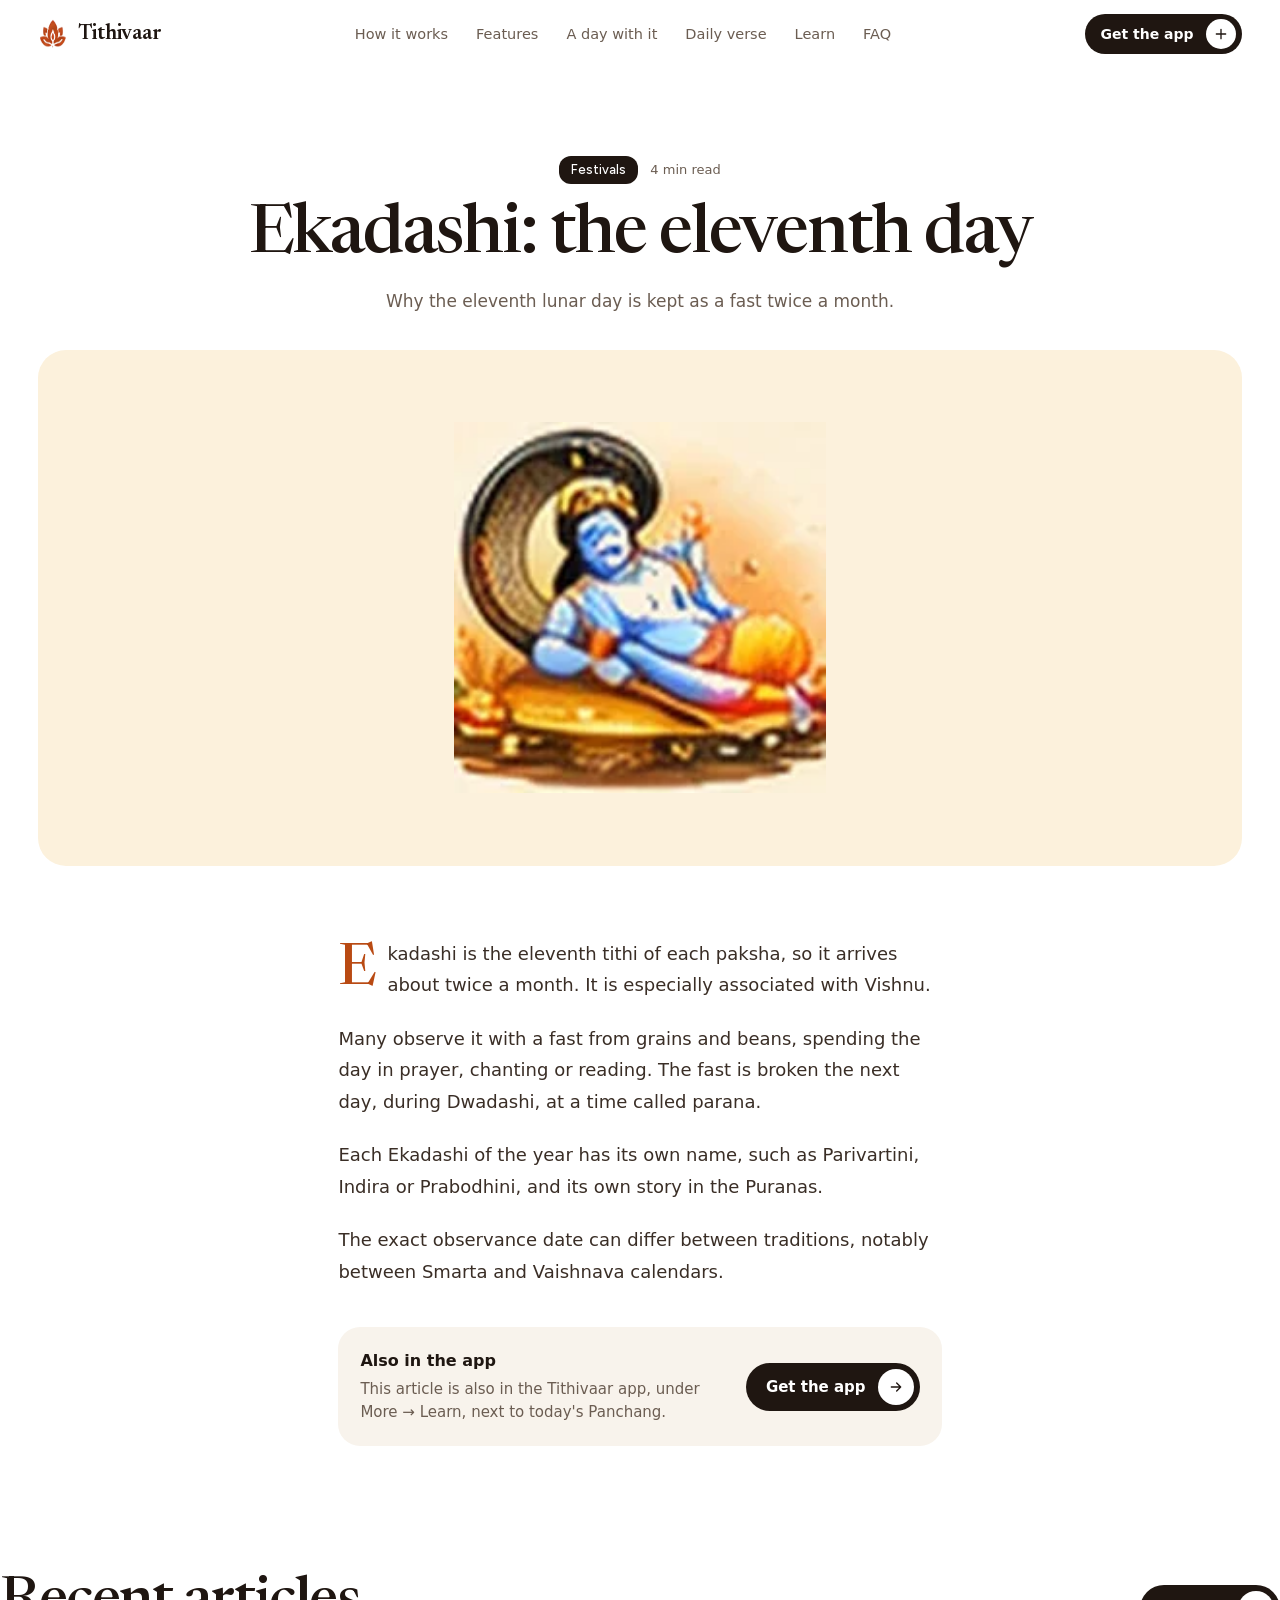
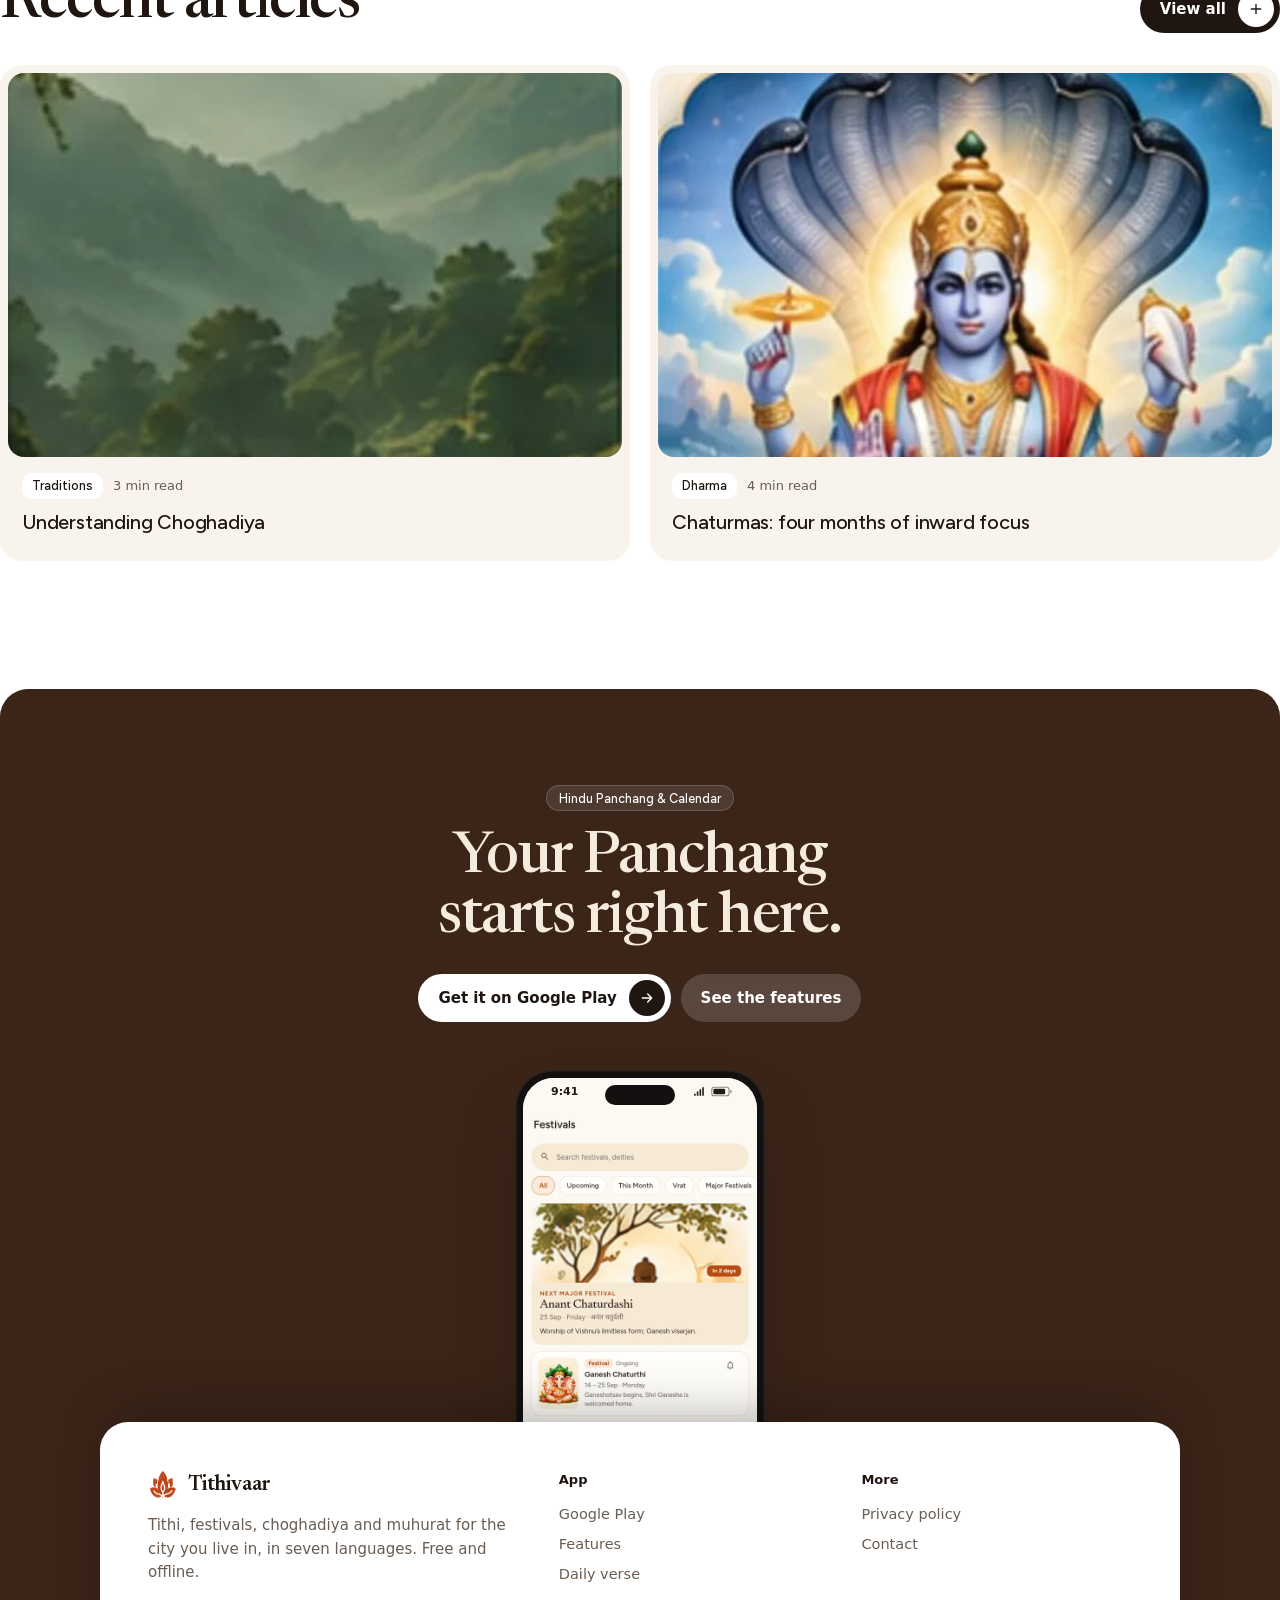
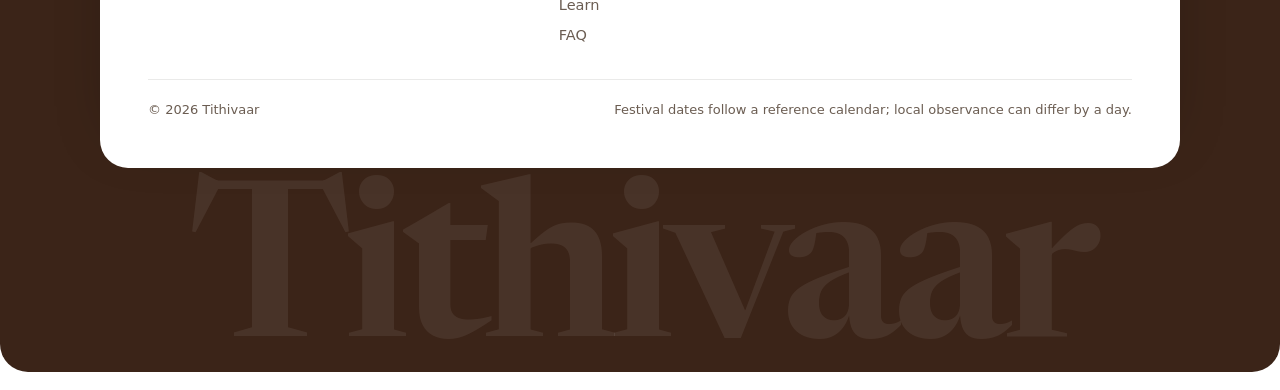
<file: blog/ekadashi/index.html>
<!doctype html>
<html lang="en">
<head>
<meta charset="utf-8">
<meta name="viewport" content="width=device-width, initial-scale=1">
<title>Ekadashi: the eleventh day · Tithivaar</title>
<meta name="description" content="Why the eleventh lunar day is kept as a fast twice a month.">
<meta name="theme-color" content="#3B2418">
<meta property="og:title" content="Ekadashi: the eleventh day · Tithivaar">
<meta property="og:description" content="Why the eleventh lunar day is kept as a fast twice a month.">
<meta property="og:image" content="https://tithivaar.riteshrana.engineer/img/og.jpg">
<meta property="og:url" content="https://tithivaar.riteshrana.engineer/blog/ekadashi/">
<link rel="icon" href="/img/app-icon.png">
<link rel="stylesheet" href="/fonts/fonts.css">
<link rel="stylesheet" href="/site.css">
</head>
<body>
<svg width="0" height="0" style="position:absolute" aria-hidden="true">
  <symbol id="i-plus" viewBox="0 0 24 24"><path d="M12 5v14M5 12h14" stroke="currentColor" stroke-width="2" stroke-linecap="round" fill="none"/></symbol>
  <symbol id="i-arrow" viewBox="0 0 24 24"><path d="M5 12h14M13 6l6 6-6 6" stroke="currentColor" stroke-width="2" stroke-linecap="round" stroke-linejoin="round" fill="none"/></symbol>
  <symbol id="i-left" viewBox="0 0 24 24"><path d="M15 6l-6 6 6 6" stroke="currentColor" stroke-width="2" stroke-linecap="round" stroke-linejoin="round" fill="none"/></symbol>
  <symbol id="i-right" viewBox="0 0 24 24"><path d="M9 6l6 6-6 6" stroke="currentColor" stroke-width="2" stroke-linecap="round" stroke-linejoin="round" fill="none"/></symbol>
  <symbol id="i-pin" viewBox="0 0 24 24"><path d="M12 21s-7-6.2-7-11.5A7 7 0 0 1 19 9.5C19 14.8 12 21 12 21z" fill="currentColor"/><circle cx="12" cy="9.5" r="2.6" fill="#fff"/></symbol>
  <symbol id="i-sig" viewBox="0 0 24 24"><path d="M2 20h3v-4H2zM7 20h3v-8H7zM12 20h3V8h-3zM17 20h3V4h-3z" fill="currentColor"/></symbol>
  <symbol id="i-bat" viewBox="0 0 28 14"><rect x="1" y="1.5" width="22" height="11" rx="3" fill="none" stroke="currentColor" stroke-width="1.4" opacity=".5"/><rect x="3" y="3.5" width="15" height="7" rx="1.6" fill="currentColor"/><rect x="24.5" y="5" width="1.8" height="4" rx=".9" fill="currentColor" opacity=".5"/></symbol>
</svg>
<nav class="nav" aria-label="Main">
  <div class="wrap">
    <a class="brand" href="/#top"><img src="/img/logo-mark.png" alt="" width="30" height="30">Tithivaar</a>
    <ul>
      <li><a href="/#how">How it works</a></li>
      <li><a href="/#features">Features</a></li>
      <li><a href="/#day">A day with it</a></li>
      <li><a href="/#verses">Daily verse</a></li>
      <li><a href="/blog/">Learn</a></li>
      <li><a href="/#faq">FAQ</a></li>
    </ul>
    <a class="btn btn-dark" href="/get/">Get the app<span class="dot"><svg width="16" height="16"><use href="#i-plus"/></svg></span></a>
  </div>
</nav>
<main id="top">
<article class="article">
  <header class="article-head wrap center">
    <div class="meta"><span class="dark">Festivals</span><span>4 min read</span></div>
    <h1>Ekadashi: the eleventh day</h1>
    <p class="lead">Why the eleventh lunar day is kept as a fast twice a month.</p>
  </header>
  <div class="wrap"><div class="article-cover contain" style="--bg:url(/img/learn/devshayani-ekadashi.webp)"><img src="/img/learn/devshayani-ekadashi.webp" alt=""></div></div>
  <div class="article-body">
  <p>Ekadashi is the eleventh tithi of each paksha, so it arrives about twice a month. It is especially associated with Vishnu.</p>
  <p>Many observe it with a fast from grains and beans, spending the day in prayer, chanting or reading. The fast is broken the next day, during Dwadashi, at a time called parana.</p>
  <p>Each Ekadashi of the year has its own name, such as Parivartini, Indira or Prabodhini, and its own story in the Puranas.</p>
  <p>The exact observance date can differ between traditions, notably between Smarta and Vaishnava calendars.</p>
    <aside class="in-app"><b>Also in the app</b><span>This article is also in the Tithivaar app, under More → Learn, next to today's Panchang.</span><a class="btn btn-dark" href="/get/">Get the app<span class="dot"><svg width="16" height="16"><use href="#i-arrow"/></svg></span></a></aside>
  </div>
</article>
<section class="section wrap">
  <div class="row-head"><h2>Recent articles</h2><a class="btn btn-dark" href="/blog/">View all<span class="dot"><svg width="16" height="16"><use href="#i-plus"/></svg></span></a></div>
  <div class="posts two"><a class="post" href="/blog/choghadiya/"><div class="cover cover"><img src="/img/learn/content-bg.webp" alt="" loading="lazy" style="object-position:center 55%"></div><div class="meta"><span>Traditions</span><span>3 min read</span></div><h2>Understanding Choghadiya</h2></a><a class="post" href="/blog/chaturmas/"><div class="cover cover"><img src="/img/learn/deity-vishnu.webp" alt="" loading="lazy" style="object-position:center 22%"></div><div class="meta"><span>Dharma</span><span>4 min read</span></div><h2>Chaturmas: four months of inward focus</h2></a></div>
</section>
</main>
<section class="final" aria-label="Get the app">
  <span class="pill">Hindu Panchang &amp; Calendar</span>
  <h2>Your Panchang<br>starts right here.</h2>
  <div class="btns">
    <a class="btn btn-light" href="/get/">Get it on Google Play<span class="dot"><svg width="16" height="16"><use href="#i-arrow"/></svg></span></a>
    <a class="btn btn-glass" href="/#features">See the features</a>
  </div>
  <div class="phone sm">
    <div class="screen"><div class="island"></div><div class="status"><span>9:41</span><span class="sys"><svg width="13" height="13"><use href="#i-sig"/></svg><svg width="22" height="11"><use href="#i-bat"/></svg></span></div><img class="shot" src="/img/shots/festivals.webp" alt="Festivals screen" loading="lazy"></div>
  </div>
  <footer class="footer">
    <div class="cols">
      <div class="about">
        <a class="brand" href="/#top"><img src="/img/logo-mark.png" alt="" width="30" height="30">Tithivaar</a>
        <p>Tithi, festivals, choghadiya and muhurat for the city you live in, in seven languages. Free and offline.</p>
      </div>
      <div><h4>App</h4><ul><li><a href="/get/">Google Play</a></li><li><a href="/#features">Features</a></li><li><a href="/#verses">Daily verse</a></li><li><a href="/blog/">Learn</a></li><li><a href="/#faq">FAQ</a></li></ul></div>
      <div><h4>More</h4><ul><li><a href="/privacy.html">Privacy policy</a></li><li><a href="https://github.com/riteshr19/tithivaar/issues">Contact</a></li></ul></div>
    </div>
    <div class="base"><span>© <span id="year">2026</span> Tithivaar</span><span>Festival dates follow a reference calendar; local observance can differ by a day.</span></div>
  </footer>
  <div class="watermark" aria-hidden="true">Tithivaar</div>
</section>
<script src="/site.js" defer></script>
</body>
</html>
</file>
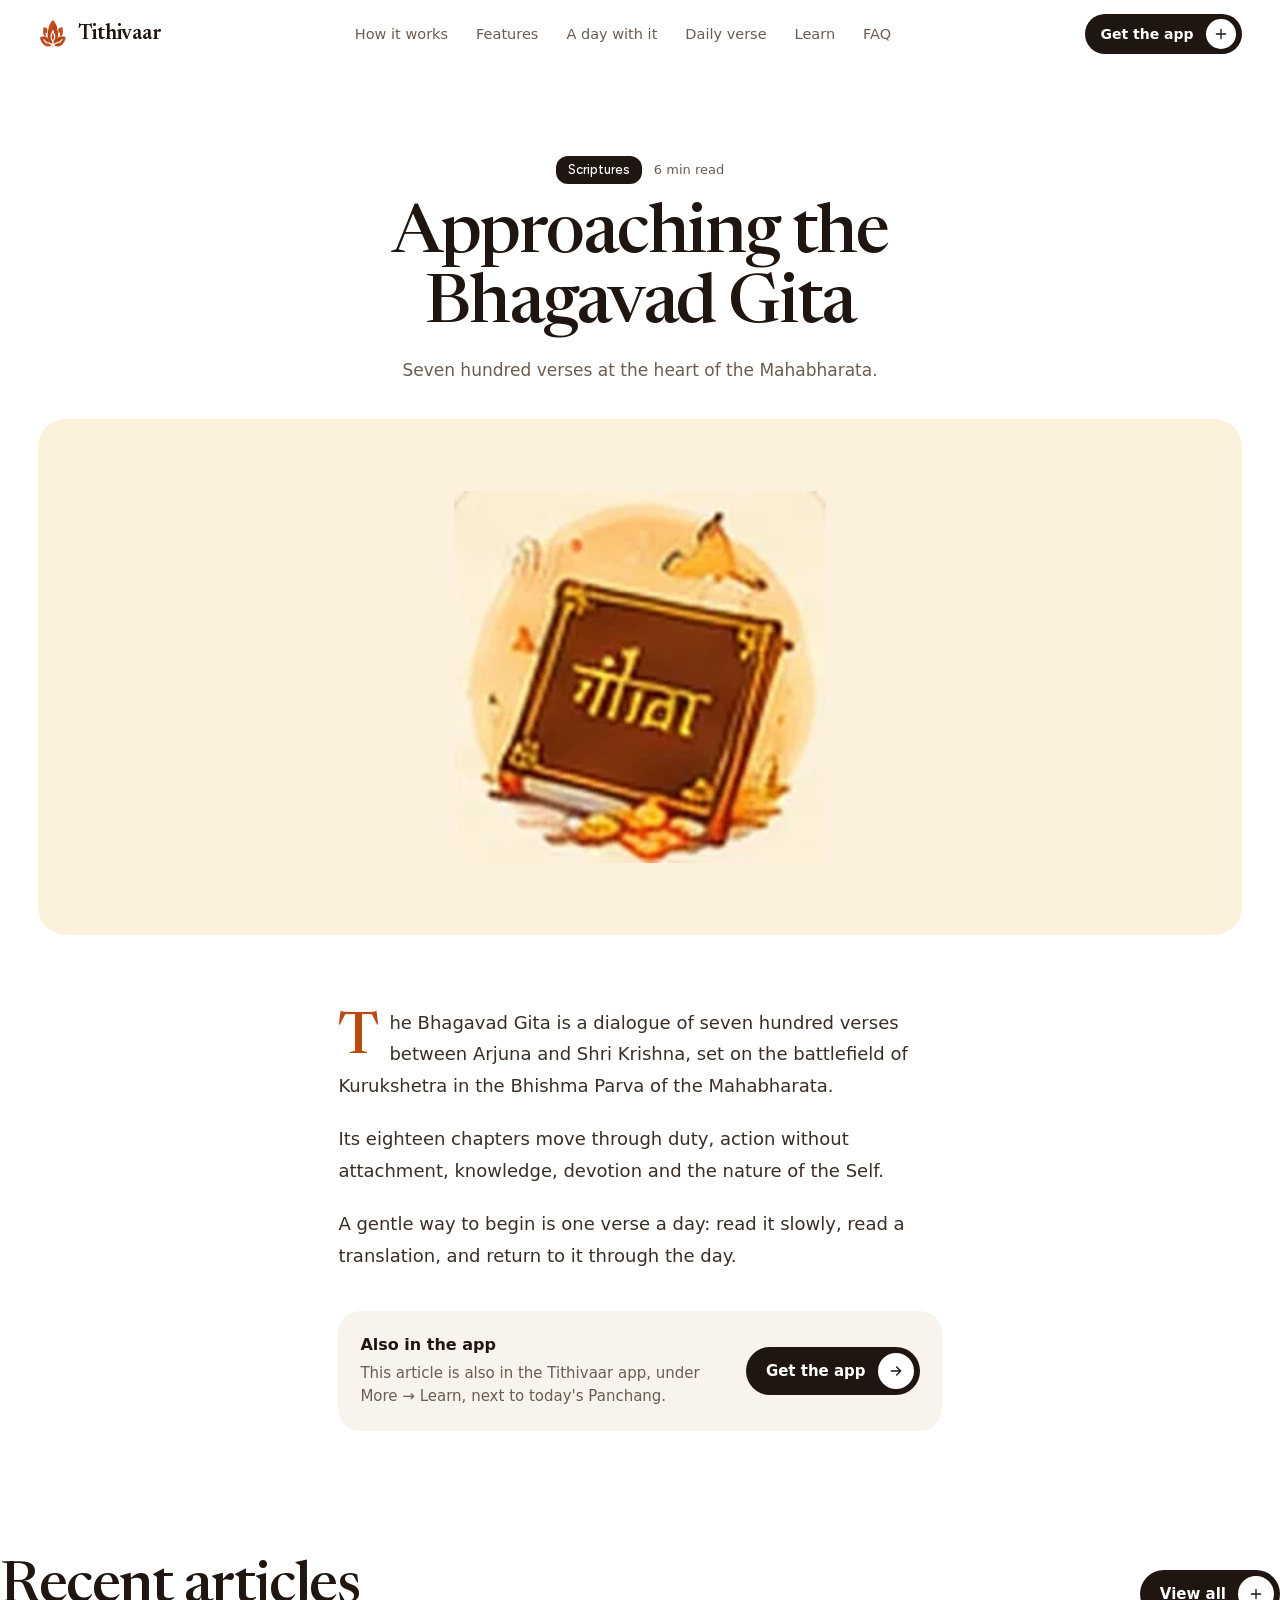
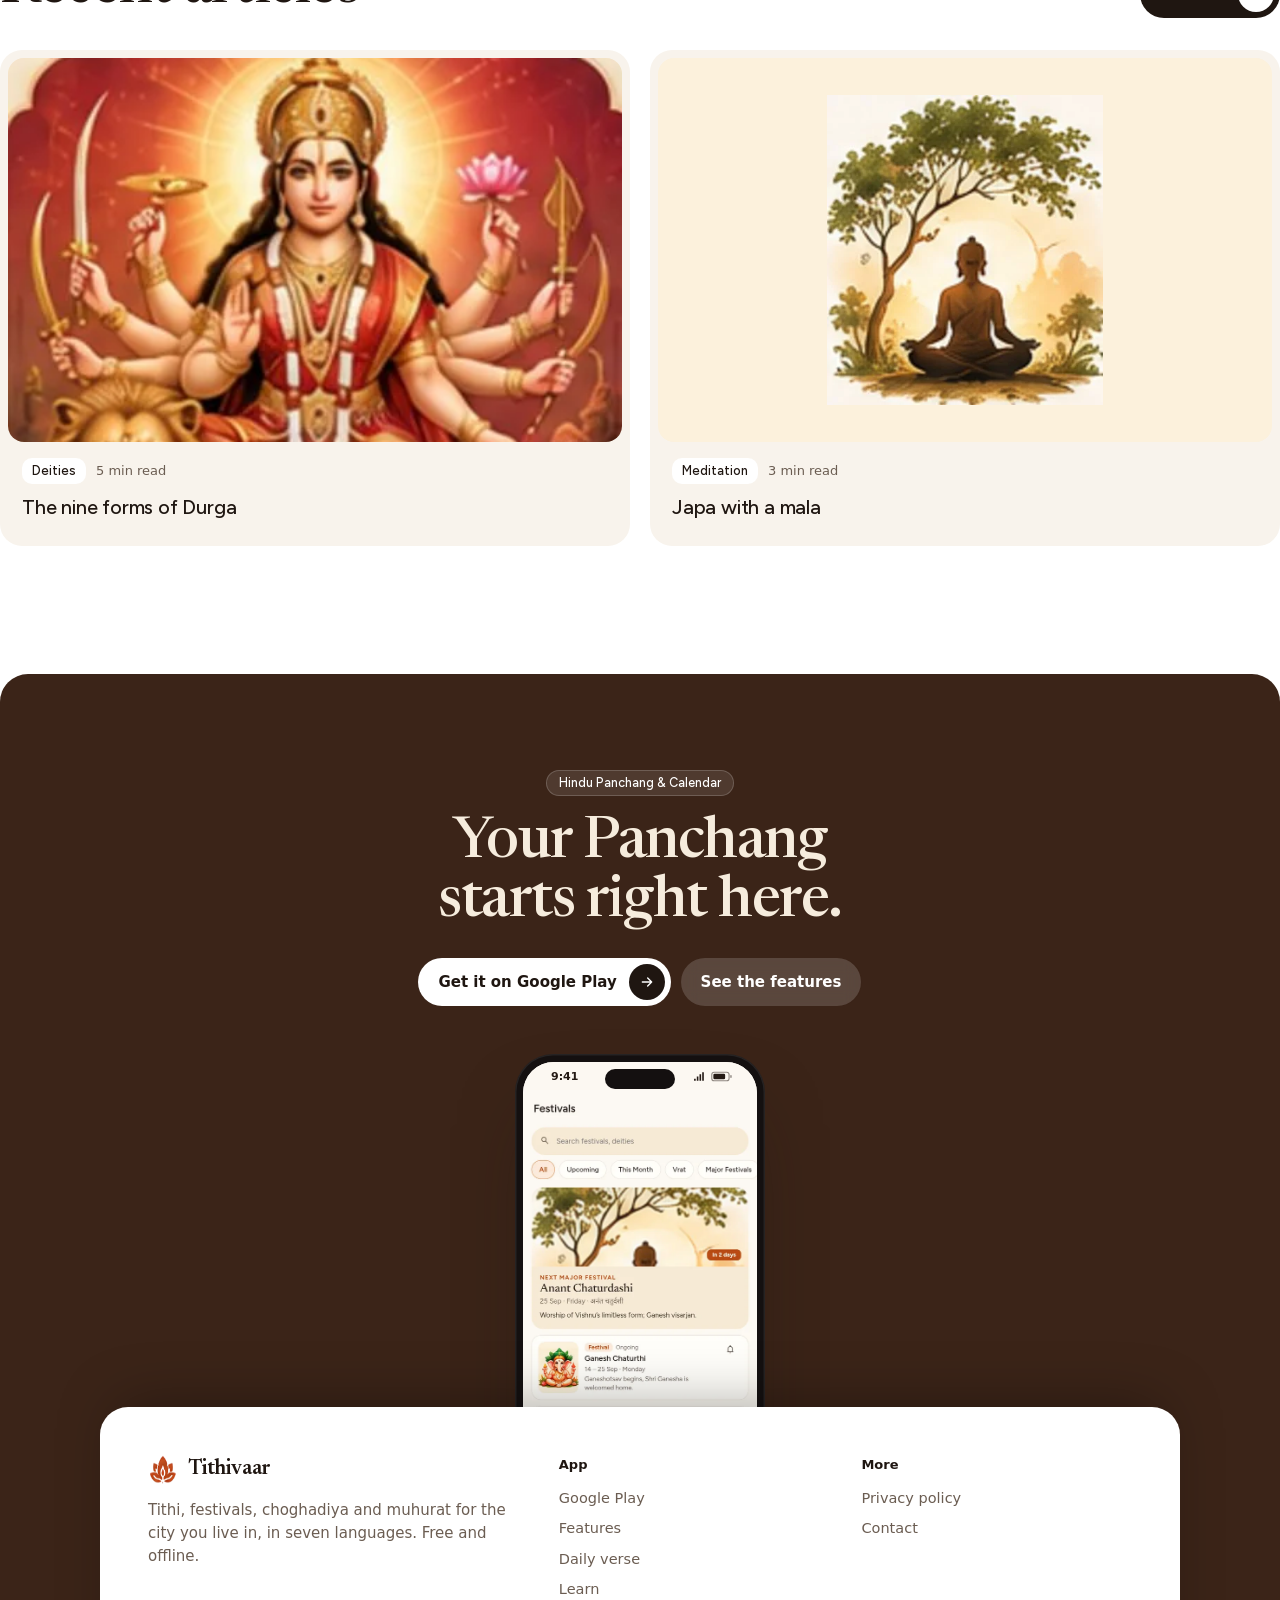
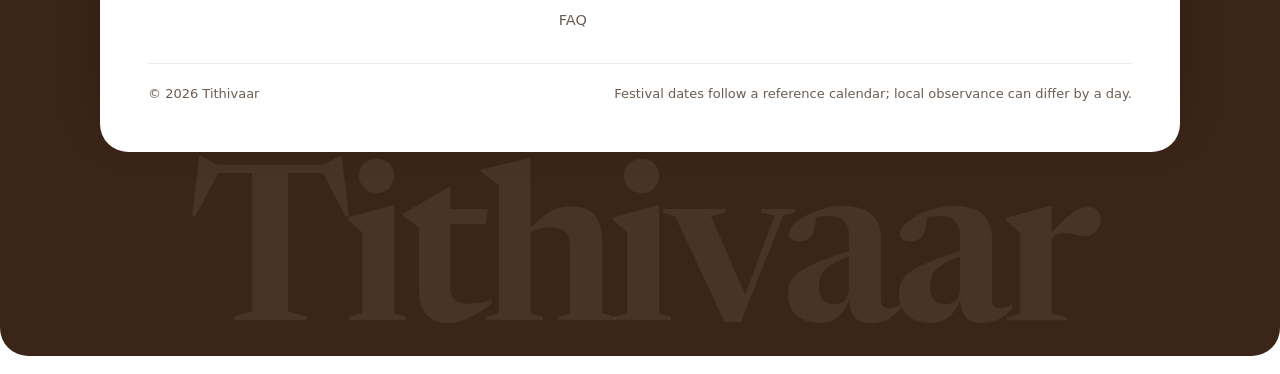
<file: blog/gita/index.html>
<!doctype html>
<html lang="en">
<head>
<meta charset="utf-8">
<meta name="viewport" content="width=device-width, initial-scale=1">
<title>Approaching the Bhagavad Gita · Tithivaar</title>
<meta name="description" content="Seven hundred verses at the heart of the Mahabharata.">
<meta name="theme-color" content="#3B2418">
<meta property="og:title" content="Approaching the Bhagavad Gita · Tithivaar">
<meta property="og:description" content="Seven hundred verses at the heart of the Mahabharata.">
<meta property="og:image" content="https://tithivaar.riteshrana.engineer/img/og.jpg">
<meta property="og:url" content="https://tithivaar.riteshrana.engineer/blog/gita/">
<link rel="icon" href="/img/app-icon.png">
<link rel="stylesheet" href="/fonts/fonts.css">
<link rel="stylesheet" href="/site.css">
</head>
<body>
<svg width="0" height="0" style="position:absolute" aria-hidden="true">
  <symbol id="i-plus" viewBox="0 0 24 24"><path d="M12 5v14M5 12h14" stroke="currentColor" stroke-width="2" stroke-linecap="round" fill="none"/></symbol>
  <symbol id="i-arrow" viewBox="0 0 24 24"><path d="M5 12h14M13 6l6 6-6 6" stroke="currentColor" stroke-width="2" stroke-linecap="round" stroke-linejoin="round" fill="none"/></symbol>
  <symbol id="i-left" viewBox="0 0 24 24"><path d="M15 6l-6 6 6 6" stroke="currentColor" stroke-width="2" stroke-linecap="round" stroke-linejoin="round" fill="none"/></symbol>
  <symbol id="i-right" viewBox="0 0 24 24"><path d="M9 6l6 6-6 6" stroke="currentColor" stroke-width="2" stroke-linecap="round" stroke-linejoin="round" fill="none"/></symbol>
  <symbol id="i-pin" viewBox="0 0 24 24"><path d="M12 21s-7-6.2-7-11.5A7 7 0 0 1 19 9.5C19 14.8 12 21 12 21z" fill="currentColor"/><circle cx="12" cy="9.5" r="2.6" fill="#fff"/></symbol>
  <symbol id="i-sig" viewBox="0 0 24 24"><path d="M2 20h3v-4H2zM7 20h3v-8H7zM12 20h3V8h-3zM17 20h3V4h-3z" fill="currentColor"/></symbol>
  <symbol id="i-bat" viewBox="0 0 28 14"><rect x="1" y="1.5" width="22" height="11" rx="3" fill="none" stroke="currentColor" stroke-width="1.4" opacity=".5"/><rect x="3" y="3.5" width="15" height="7" rx="1.6" fill="currentColor"/><rect x="24.5" y="5" width="1.8" height="4" rx=".9" fill="currentColor" opacity=".5"/></symbol>
</svg>
<nav class="nav" aria-label="Main">
  <div class="wrap">
    <a class="brand" href="/#top"><img src="/img/logo-mark.png" alt="" width="30" height="30">Tithivaar</a>
    <ul>
      <li><a href="/#how">How it works</a></li>
      <li><a href="/#features">Features</a></li>
      <li><a href="/#day">A day with it</a></li>
      <li><a href="/#verses">Daily verse</a></li>
      <li><a href="/blog/">Learn</a></li>
      <li><a href="/#faq">FAQ</a></li>
    </ul>
    <a class="btn btn-dark" href="/get/">Get the app<span class="dot"><svg width="16" height="16"><use href="#i-plus"/></svg></span></a>
  </div>
</nav>
<main id="top">
<article class="article">
  <header class="article-head wrap center">
    <div class="meta"><span class="dark">Scriptures</span><span>6 min read</span></div>
    <h1>Approaching the Bhagavad Gita</h1>
    <p class="lead">Seven hundred verses at the heart of the Mahabharata.</p>
  </header>
  <div class="wrap"><div class="article-cover contain" style="--bg:url(/img/learn/gita-jayanti.webp)"><img src="/img/learn/gita-jayanti.webp" alt=""></div></div>
  <div class="article-body">
  <p>The Bhagavad Gita is a dialogue of seven hundred verses between Arjuna and Shri Krishna, set on the battlefield of Kurukshetra in the Bhishma Parva of the Mahabharata.</p>
  <p>Its eighteen chapters move through duty, action without attachment, knowledge, devotion and the nature of the Self.</p>
  <p>A gentle way to begin is one verse a day: read it slowly, read a translation, and return to it through the day.</p>
    <aside class="in-app"><b>Also in the app</b><span>This article is also in the Tithivaar app, under More → Learn, next to today's Panchang.</span><a class="btn btn-dark" href="/get/">Get the app<span class="dot"><svg width="16" height="16"><use href="#i-arrow"/></svg></span></a></aside>
  </div>
</article>
<section class="section wrap">
  <div class="row-head"><h2>Recent articles</h2><a class="btn btn-dark" href="/blog/">View all<span class="dot"><svg width="16" height="16"><use href="#i-plus"/></svg></span></a></div>
  <div class="posts two"><a class="post" href="/blog/navadurga/"><div class="cover cover"><img src="/img/learn/deity-durga.webp" alt="" loading="lazy" style="object-position:center 22%"></div><div class="meta"><span>Deities</span><span>5 min read</span></div><h2>The nine forms of Durga</h2></a><a class="post" href="/blog/mala/"><div class="cover contain"><img src="/img/learn/ill-meditation.webp" alt="" loading="lazy" style="object-position:center"></div><div class="meta"><span>Meditation</span><span>3 min read</span></div><h2>Japa with a mala</h2></a></div>
</section>
</main>
<section class="final" aria-label="Get the app">
  <span class="pill">Hindu Panchang &amp; Calendar</span>
  <h2>Your Panchang<br>starts right here.</h2>
  <div class="btns">
    <a class="btn btn-light" href="/get/">Get it on Google Play<span class="dot"><svg width="16" height="16"><use href="#i-arrow"/></svg></span></a>
    <a class="btn btn-glass" href="/#features">See the features</a>
  </div>
  <div class="phone sm">
    <div class="screen"><div class="island"></div><div class="status"><span>9:41</span><span class="sys"><svg width="13" height="13"><use href="#i-sig"/></svg><svg width="22" height="11"><use href="#i-bat"/></svg></span></div><img class="shot" src="/img/shots/festivals.webp" alt="Festivals screen" loading="lazy"></div>
  </div>
  <footer class="footer">
    <div class="cols">
      <div class="about">
        <a class="brand" href="/#top"><img src="/img/logo-mark.png" alt="" width="30" height="30">Tithivaar</a>
        <p>Tithi, festivals, choghadiya and muhurat for the city you live in, in seven languages. Free and offline.</p>
      </div>
      <div><h4>App</h4><ul><li><a href="/get/">Google Play</a></li><li><a href="/#features">Features</a></li><li><a href="/#verses">Daily verse</a></li><li><a href="/blog/">Learn</a></li><li><a href="/#faq">FAQ</a></li></ul></div>
      <div><h4>More</h4><ul><li><a href="/privacy.html">Privacy policy</a></li><li><a href="https://github.com/riteshr19/tithivaar/issues">Contact</a></li></ul></div>
    </div>
    <div class="base"><span>© <span id="year">2026</span> Tithivaar</span><span>Festival dates follow a reference calendar; local observance can differ by a day.</span></div>
  </footer>
  <div class="watermark" aria-hidden="true">Tithivaar</div>
</section>
<script src="/site.js" defer></script>
</body>
</html>
</file>
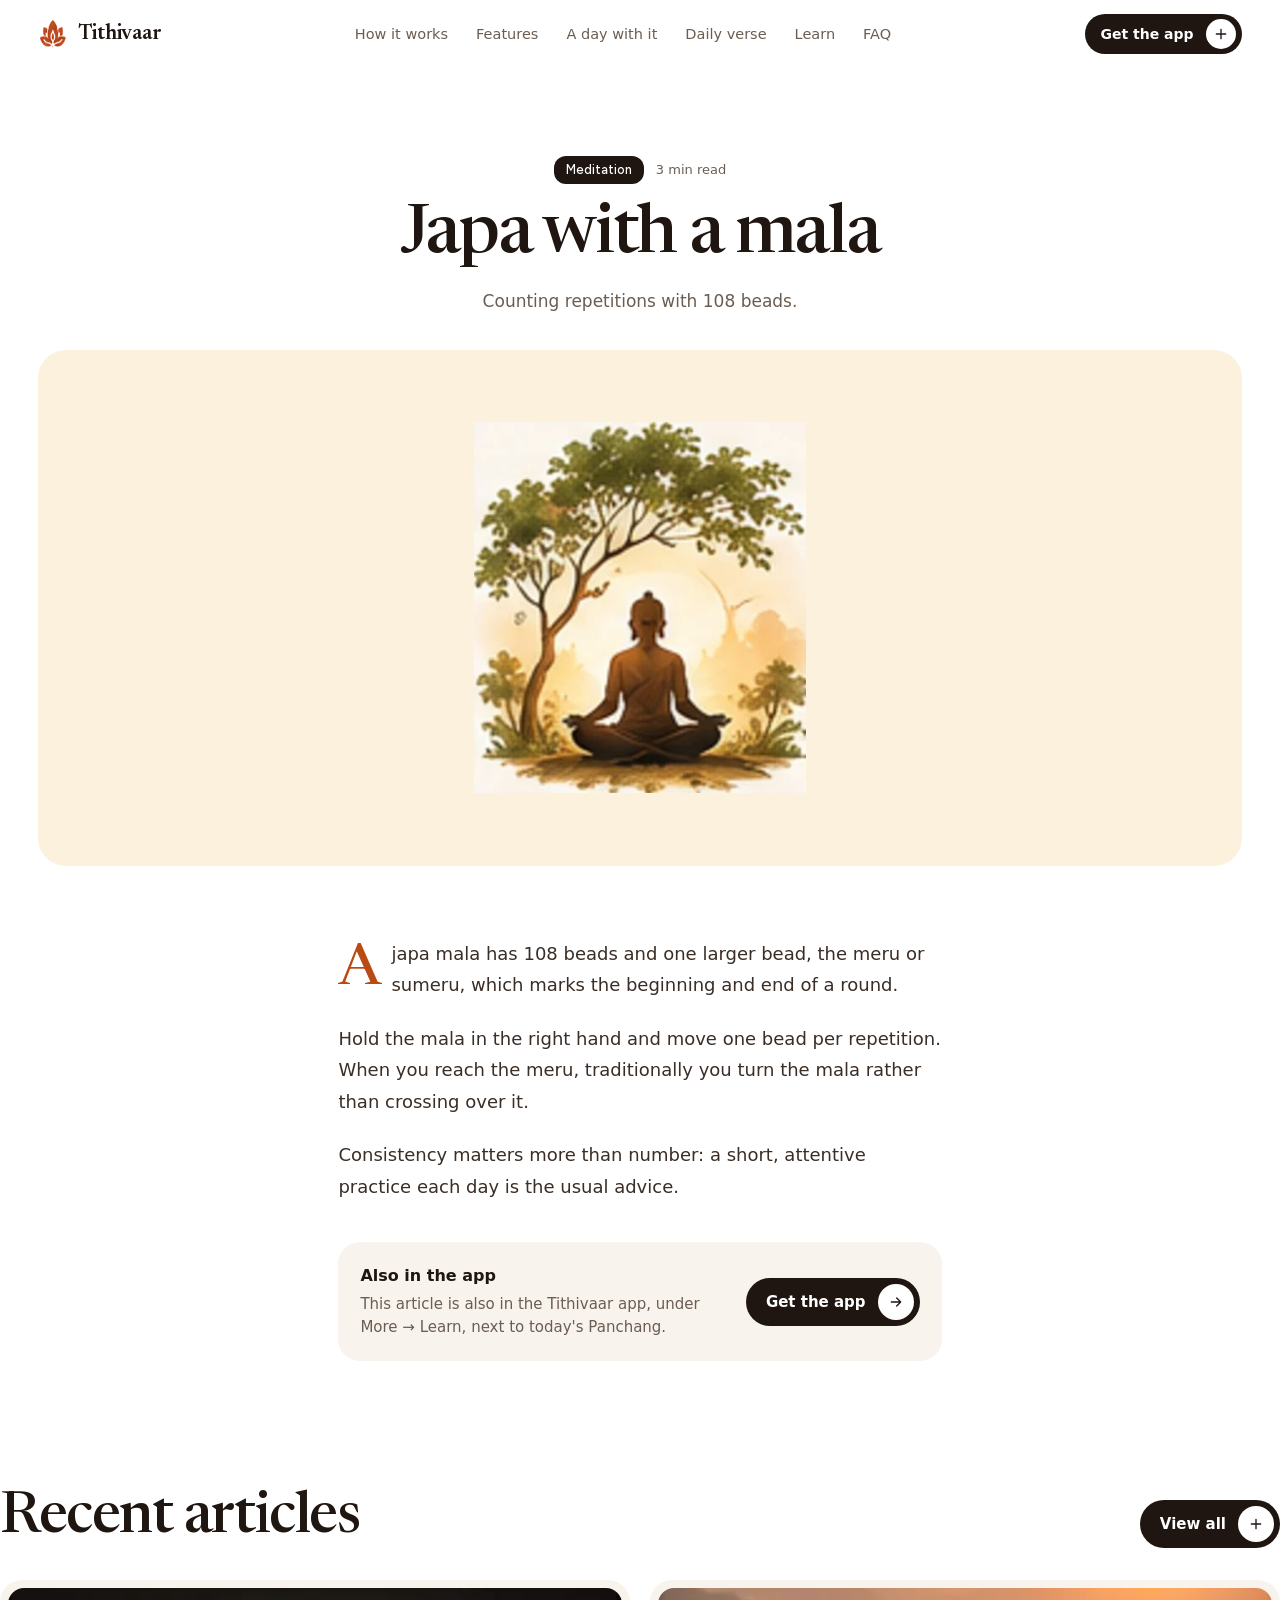
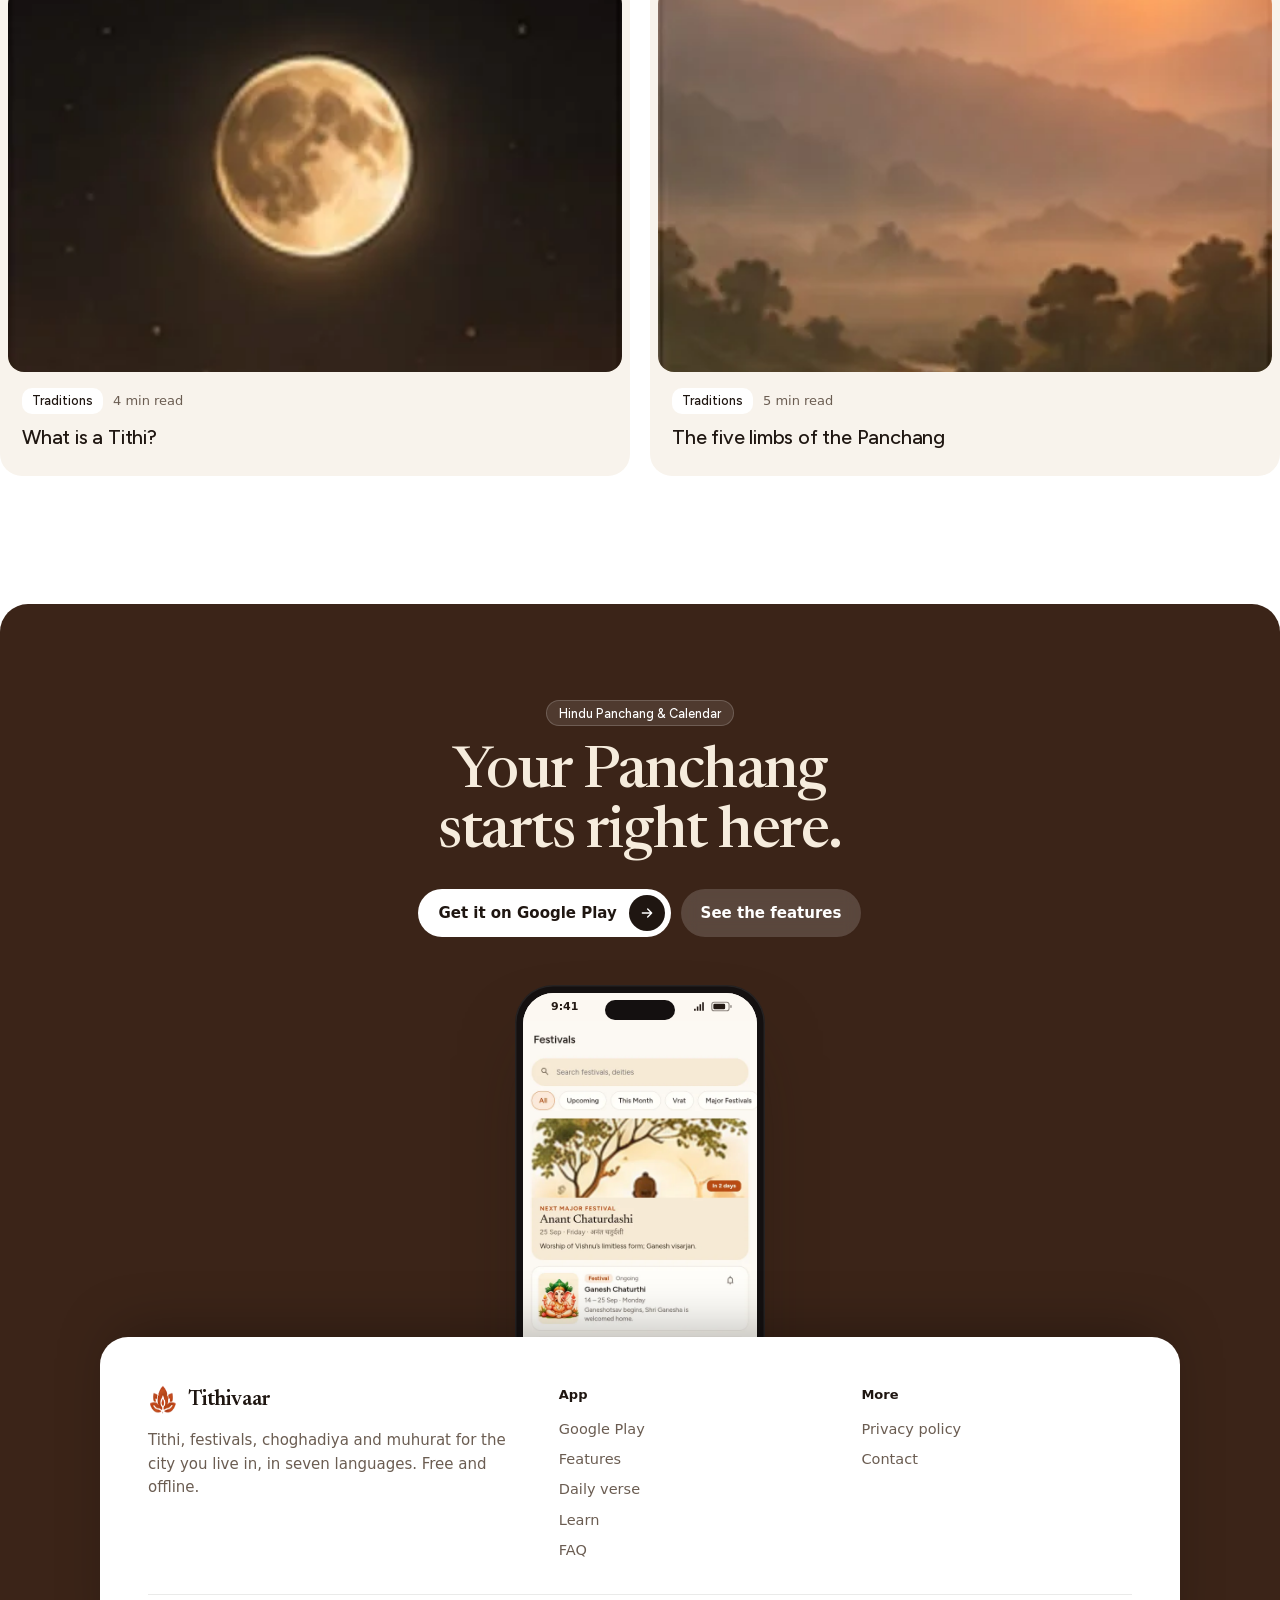
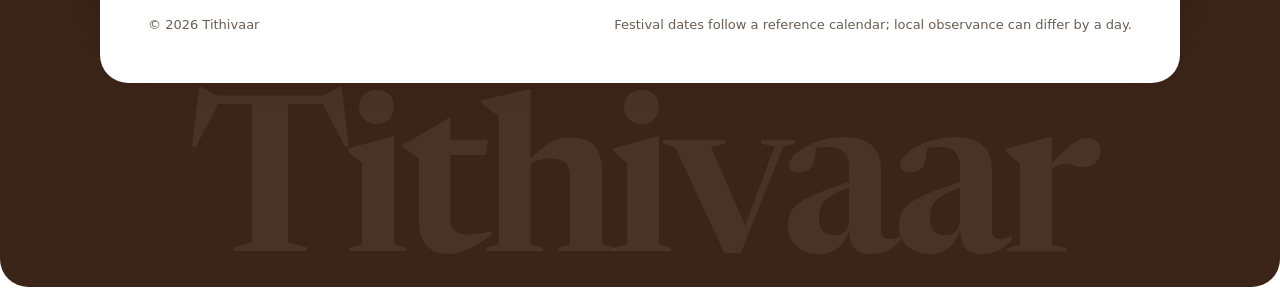
<file: blog/mala/index.html>
<!doctype html>
<html lang="en">
<head>
<meta charset="utf-8">
<meta name="viewport" content="width=device-width, initial-scale=1">
<title>Japa with a mala · Tithivaar</title>
<meta name="description" content="Counting repetitions with 108 beads.">
<meta name="theme-color" content="#3B2418">
<meta property="og:title" content="Japa with a mala · Tithivaar">
<meta property="og:description" content="Counting repetitions with 108 beads.">
<meta property="og:image" content="https://tithivaar.riteshrana.engineer/img/og.jpg">
<meta property="og:url" content="https://tithivaar.riteshrana.engineer/blog/mala/">
<link rel="icon" href="/img/app-icon.png">
<link rel="stylesheet" href="/fonts/fonts.css">
<link rel="stylesheet" href="/site.css">
</head>
<body>
<svg width="0" height="0" style="position:absolute" aria-hidden="true">
  <symbol id="i-plus" viewBox="0 0 24 24"><path d="M12 5v14M5 12h14" stroke="currentColor" stroke-width="2" stroke-linecap="round" fill="none"/></symbol>
  <symbol id="i-arrow" viewBox="0 0 24 24"><path d="M5 12h14M13 6l6 6-6 6" stroke="currentColor" stroke-width="2" stroke-linecap="round" stroke-linejoin="round" fill="none"/></symbol>
  <symbol id="i-left" viewBox="0 0 24 24"><path d="M15 6l-6 6 6 6" stroke="currentColor" stroke-width="2" stroke-linecap="round" stroke-linejoin="round" fill="none"/></symbol>
  <symbol id="i-right" viewBox="0 0 24 24"><path d="M9 6l6 6-6 6" stroke="currentColor" stroke-width="2" stroke-linecap="round" stroke-linejoin="round" fill="none"/></symbol>
  <symbol id="i-pin" viewBox="0 0 24 24"><path d="M12 21s-7-6.2-7-11.5A7 7 0 0 1 19 9.5C19 14.8 12 21 12 21z" fill="currentColor"/><circle cx="12" cy="9.5" r="2.6" fill="#fff"/></symbol>
  <symbol id="i-sig" viewBox="0 0 24 24"><path d="M2 20h3v-4H2zM7 20h3v-8H7zM12 20h3V8h-3zM17 20h3V4h-3z" fill="currentColor"/></symbol>
  <symbol id="i-bat" viewBox="0 0 28 14"><rect x="1" y="1.5" width="22" height="11" rx="3" fill="none" stroke="currentColor" stroke-width="1.4" opacity=".5"/><rect x="3" y="3.5" width="15" height="7" rx="1.6" fill="currentColor"/><rect x="24.5" y="5" width="1.8" height="4" rx=".9" fill="currentColor" opacity=".5"/></symbol>
</svg>
<nav class="nav" aria-label="Main">
  <div class="wrap">
    <a class="brand" href="/#top"><img src="/img/logo-mark.png" alt="" width="30" height="30">Tithivaar</a>
    <ul>
      <li><a href="/#how">How it works</a></li>
      <li><a href="/#features">Features</a></li>
      <li><a href="/#day">A day with it</a></li>
      <li><a href="/#verses">Daily verse</a></li>
      <li><a href="/blog/">Learn</a></li>
      <li><a href="/#faq">FAQ</a></li>
    </ul>
    <a class="btn btn-dark" href="/get/">Get the app<span class="dot"><svg width="16" height="16"><use href="#i-plus"/></svg></span></a>
  </div>
</nav>
<main id="top">
<article class="article">
  <header class="article-head wrap center">
    <div class="meta"><span class="dark">Meditation</span><span>3 min read</span></div>
    <h1>Japa with a mala</h1>
    <p class="lead">Counting repetitions with 108 beads.</p>
  </header>
  <div class="wrap"><div class="article-cover contain" style="--bg:url(/img/learn/ill-meditation.webp)"><img src="/img/learn/ill-meditation.webp" alt=""></div></div>
  <div class="article-body">
  <p>A japa mala has 108 beads and one larger bead, the meru or sumeru, which marks the beginning and end of a round.</p>
  <p>Hold the mala in the right hand and move one bead per repetition. When you reach the meru, traditionally you turn the mala rather than crossing over it.</p>
  <p>Consistency matters more than number: a short, attentive practice each day is the usual advice.</p>
    <aside class="in-app"><b>Also in the app</b><span>This article is also in the Tithivaar app, under More → Learn, next to today's Panchang.</span><a class="btn btn-dark" href="/get/">Get the app<span class="dot"><svg width="16" height="16"><use href="#i-arrow"/></svg></span></a></aside>
  </div>
</article>
<section class="section wrap">
  <div class="row-head"><h2>Recent articles</h2><a class="btn btn-dark" href="/blog/">View all<span class="dot"><svg width="16" height="16"><use href="#i-plus"/></svg></span></a></div>
  <div class="posts two"><a class="post" href="/blog/tithi/"><div class="cover cover"><img src="/img/learn/dark-bg.webp" alt="" loading="lazy" style="object-position:center 18%"></div><div class="meta"><span>Traditions</span><span>4 min read</span></div><h2>What is a Tithi?</h2></a><a class="post" href="/blog/panchanga/"><div class="cover cover"><img src="/img/learn/hero-bg.webp" alt="" loading="lazy" style="object-position:center 60%"></div><div class="meta"><span>Traditions</span><span>5 min read</span></div><h2>The five limbs of the Panchang</h2></a></div>
</section>
</main>
<section class="final" aria-label="Get the app">
  <span class="pill">Hindu Panchang &amp; Calendar</span>
  <h2>Your Panchang<br>starts right here.</h2>
  <div class="btns">
    <a class="btn btn-light" href="/get/">Get it on Google Play<span class="dot"><svg width="16" height="16"><use href="#i-arrow"/></svg></span></a>
    <a class="btn btn-glass" href="/#features">See the features</a>
  </div>
  <div class="phone sm">
    <div class="screen"><div class="island"></div><div class="status"><span>9:41</span><span class="sys"><svg width="13" height="13"><use href="#i-sig"/></svg><svg width="22" height="11"><use href="#i-bat"/></svg></span></div><img class="shot" src="/img/shots/festivals.webp" alt="Festivals screen" loading="lazy"></div>
  </div>
  <footer class="footer">
    <div class="cols">
      <div class="about">
        <a class="brand" href="/#top"><img src="/img/logo-mark.png" alt="" width="30" height="30">Tithivaar</a>
        <p>Tithi, festivals, choghadiya and muhurat for the city you live in, in seven languages. Free and offline.</p>
      </div>
      <div><h4>App</h4><ul><li><a href="/get/">Google Play</a></li><li><a href="/#features">Features</a></li><li><a href="/#verses">Daily verse</a></li><li><a href="/blog/">Learn</a></li><li><a href="/#faq">FAQ</a></li></ul></div>
      <div><h4>More</h4><ul><li><a href="/privacy.html">Privacy policy</a></li><li><a href="https://github.com/riteshr19/tithivaar/issues">Contact</a></li></ul></div>
    </div>
    <div class="base"><span>© <span id="year">2026</span> Tithivaar</span><span>Festival dates follow a reference calendar; local observance can differ by a day.</span></div>
  </footer>
  <div class="watermark" aria-hidden="true">Tithivaar</div>
</section>
<script src="/site.js" defer></script>
</body>
</html>
</file>
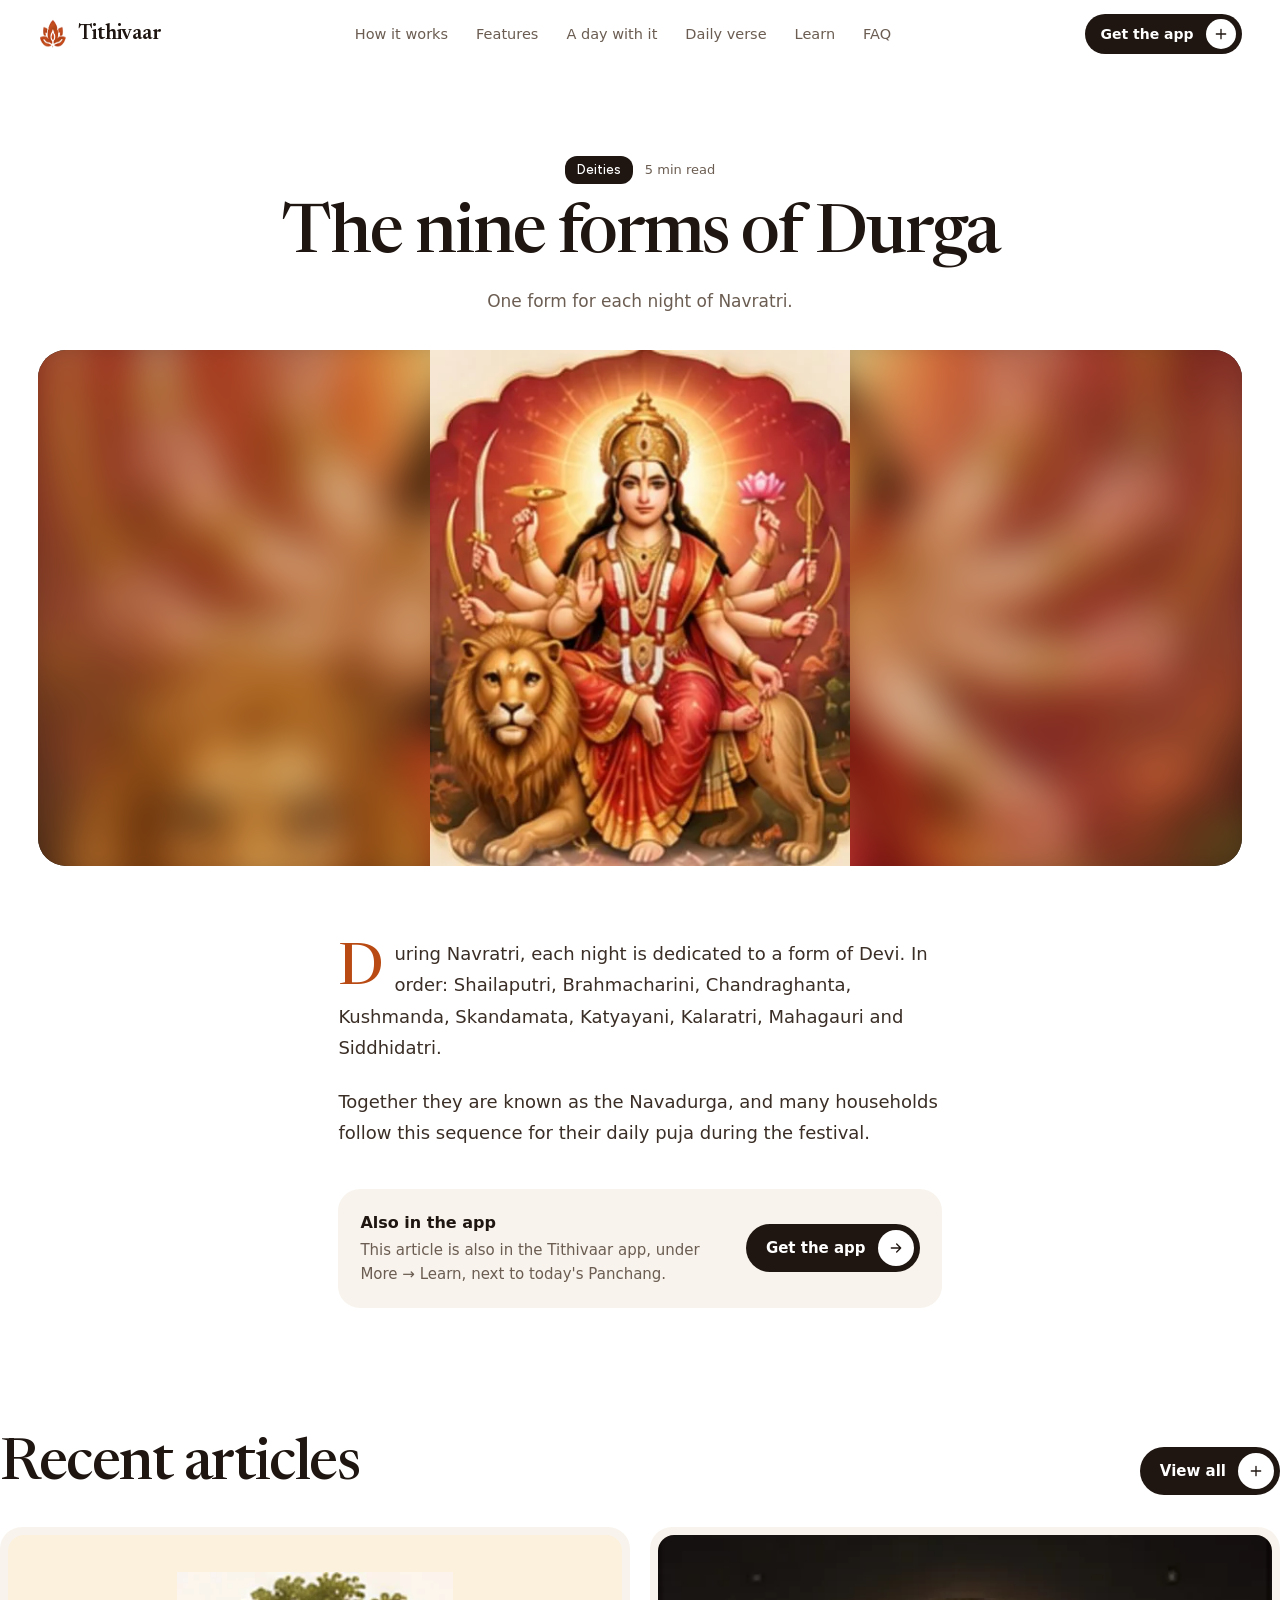
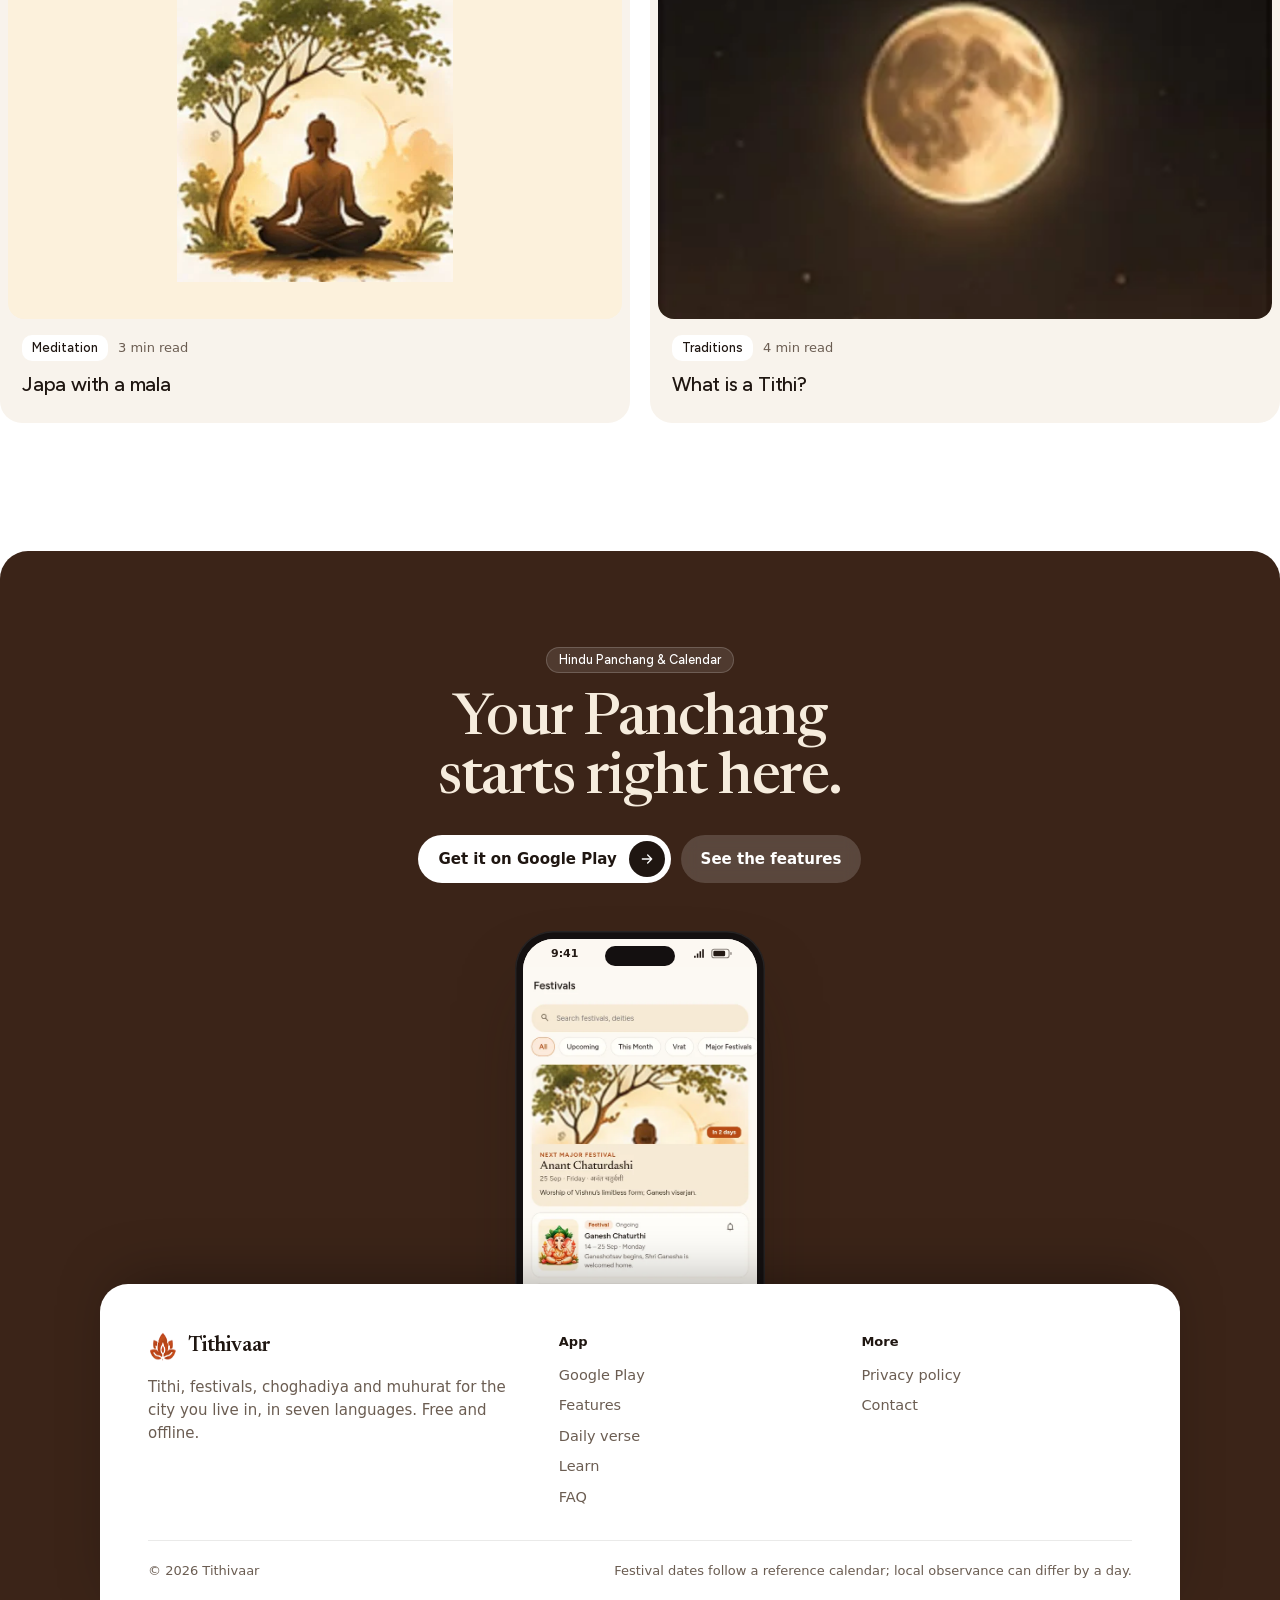
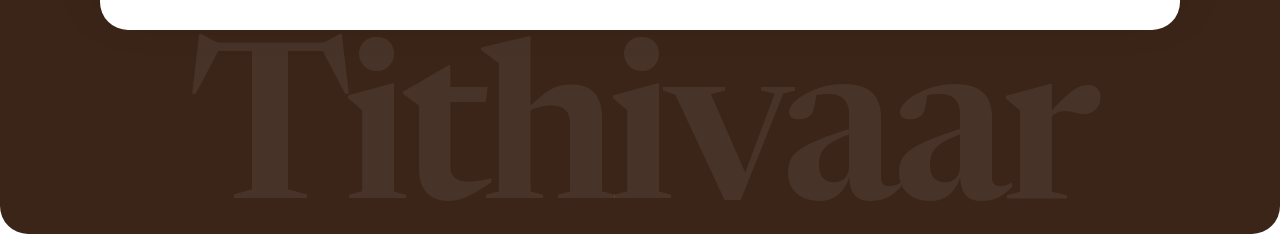
<file: blog/navadurga/index.html>
<!doctype html>
<html lang="en">
<head>
<meta charset="utf-8">
<meta name="viewport" content="width=device-width, initial-scale=1">
<title>The nine forms of Durga · Tithivaar</title>
<meta name="description" content="One form for each night of Navratri.">
<meta name="theme-color" content="#3B2418">
<meta property="og:title" content="The nine forms of Durga · Tithivaar">
<meta property="og:description" content="One form for each night of Navratri.">
<meta property="og:image" content="https://tithivaar.riteshrana.engineer/img/og.jpg">
<meta property="og:url" content="https://tithivaar.riteshrana.engineer/blog/navadurga/">
<link rel="icon" href="/img/app-icon.png">
<link rel="stylesheet" href="/fonts/fonts.css">
<link rel="stylesheet" href="/site.css">
</head>
<body>
<svg width="0" height="0" style="position:absolute" aria-hidden="true">
  <symbol id="i-plus" viewBox="0 0 24 24"><path d="M12 5v14M5 12h14" stroke="currentColor" stroke-width="2" stroke-linecap="round" fill="none"/></symbol>
  <symbol id="i-arrow" viewBox="0 0 24 24"><path d="M5 12h14M13 6l6 6-6 6" stroke="currentColor" stroke-width="2" stroke-linecap="round" stroke-linejoin="round" fill="none"/></symbol>
  <symbol id="i-left" viewBox="0 0 24 24"><path d="M15 6l-6 6 6 6" stroke="currentColor" stroke-width="2" stroke-linecap="round" stroke-linejoin="round" fill="none"/></symbol>
  <symbol id="i-right" viewBox="0 0 24 24"><path d="M9 6l6 6-6 6" stroke="currentColor" stroke-width="2" stroke-linecap="round" stroke-linejoin="round" fill="none"/></symbol>
  <symbol id="i-pin" viewBox="0 0 24 24"><path d="M12 21s-7-6.2-7-11.5A7 7 0 0 1 19 9.5C19 14.8 12 21 12 21z" fill="currentColor"/><circle cx="12" cy="9.5" r="2.6" fill="#fff"/></symbol>
  <symbol id="i-sig" viewBox="0 0 24 24"><path d="M2 20h3v-4H2zM7 20h3v-8H7zM12 20h3V8h-3zM17 20h3V4h-3z" fill="currentColor"/></symbol>
  <symbol id="i-bat" viewBox="0 0 28 14"><rect x="1" y="1.5" width="22" height="11" rx="3" fill="none" stroke="currentColor" stroke-width="1.4" opacity=".5"/><rect x="3" y="3.5" width="15" height="7" rx="1.6" fill="currentColor"/><rect x="24.5" y="5" width="1.8" height="4" rx=".9" fill="currentColor" opacity=".5"/></symbol>
</svg>
<nav class="nav" aria-label="Main">
  <div class="wrap">
    <a class="brand" href="/#top"><img src="/img/logo-mark.png" alt="" width="30" height="30">Tithivaar</a>
    <ul>
      <li><a href="/#how">How it works</a></li>
      <li><a href="/#features">Features</a></li>
      <li><a href="/#day">A day with it</a></li>
      <li><a href="/#verses">Daily verse</a></li>
      <li><a href="/blog/">Learn</a></li>
      <li><a href="/#faq">FAQ</a></li>
    </ul>
    <a class="btn btn-dark" href="/get/">Get the app<span class="dot"><svg width="16" height="16"><use href="#i-plus"/></svg></span></a>
  </div>
</nav>
<main id="top">
<article class="article">
  <header class="article-head wrap center">
    <div class="meta"><span class="dark">Deities</span><span>5 min read</span></div>
    <h1>The nine forms of Durga</h1>
    <p class="lead">One form for each night of Navratri.</p>
  </header>
  <div class="wrap"><div class="article-cover cover" style="--bg:url(/img/learn/deity-durga.webp)"><img src="/img/learn/deity-durga.webp" alt=""></div></div>
  <div class="article-body">
  <p>During Navratri, each night is dedicated to a form of Devi. In order: Shailaputri, Brahmacharini, Chandraghanta, Kushmanda, Skandamata, Katyayani, Kalaratri, Mahagauri and Siddhidatri.</p>
  <p>Together they are known as the Navadurga, and many households follow this sequence for their daily puja during the festival.</p>
    <aside class="in-app"><b>Also in the app</b><span>This article is also in the Tithivaar app, under More → Learn, next to today's Panchang.</span><a class="btn btn-dark" href="/get/">Get the app<span class="dot"><svg width="16" height="16"><use href="#i-arrow"/></svg></span></a></aside>
  </div>
</article>
<section class="section wrap">
  <div class="row-head"><h2>Recent articles</h2><a class="btn btn-dark" href="/blog/">View all<span class="dot"><svg width="16" height="16"><use href="#i-plus"/></svg></span></a></div>
  <div class="posts two"><a class="post" href="/blog/mala/"><div class="cover contain"><img src="/img/learn/ill-meditation.webp" alt="" loading="lazy" style="object-position:center"></div><div class="meta"><span>Meditation</span><span>3 min read</span></div><h2>Japa with a mala</h2></a><a class="post" href="/blog/tithi/"><div class="cover cover"><img src="/img/learn/dark-bg.webp" alt="" loading="lazy" style="object-position:center 18%"></div><div class="meta"><span>Traditions</span><span>4 min read</span></div><h2>What is a Tithi?</h2></a></div>
</section>
</main>
<section class="final" aria-label="Get the app">
  <span class="pill">Hindu Panchang &amp; Calendar</span>
  <h2>Your Panchang<br>starts right here.</h2>
  <div class="btns">
    <a class="btn btn-light" href="/get/">Get it on Google Play<span class="dot"><svg width="16" height="16"><use href="#i-arrow"/></svg></span></a>
    <a class="btn btn-glass" href="/#features">See the features</a>
  </div>
  <div class="phone sm">
    <div class="screen"><div class="island"></div><div class="status"><span>9:41</span><span class="sys"><svg width="13" height="13"><use href="#i-sig"/></svg><svg width="22" height="11"><use href="#i-bat"/></svg></span></div><img class="shot" src="/img/shots/festivals.webp" alt="Festivals screen" loading="lazy"></div>
  </div>
  <footer class="footer">
    <div class="cols">
      <div class="about">
        <a class="brand" href="/#top"><img src="/img/logo-mark.png" alt="" width="30" height="30">Tithivaar</a>
        <p>Tithi, festivals, choghadiya and muhurat for the city you live in, in seven languages. Free and offline.</p>
      </div>
      <div><h4>App</h4><ul><li><a href="/get/">Google Play</a></li><li><a href="/#features">Features</a></li><li><a href="/#verses">Daily verse</a></li><li><a href="/blog/">Learn</a></li><li><a href="/#faq">FAQ</a></li></ul></div>
      <div><h4>More</h4><ul><li><a href="/privacy.html">Privacy policy</a></li><li><a href="https://github.com/riteshr19/tithivaar/issues">Contact</a></li></ul></div>
    </div>
    <div class="base"><span>© <span id="year">2026</span> Tithivaar</span><span>Festival dates follow a reference calendar; local observance can differ by a day.</span></div>
  </footer>
  <div class="watermark" aria-hidden="true">Tithivaar</div>
</section>
<script src="/site.js" defer></script>
</body>
</html>
</file>
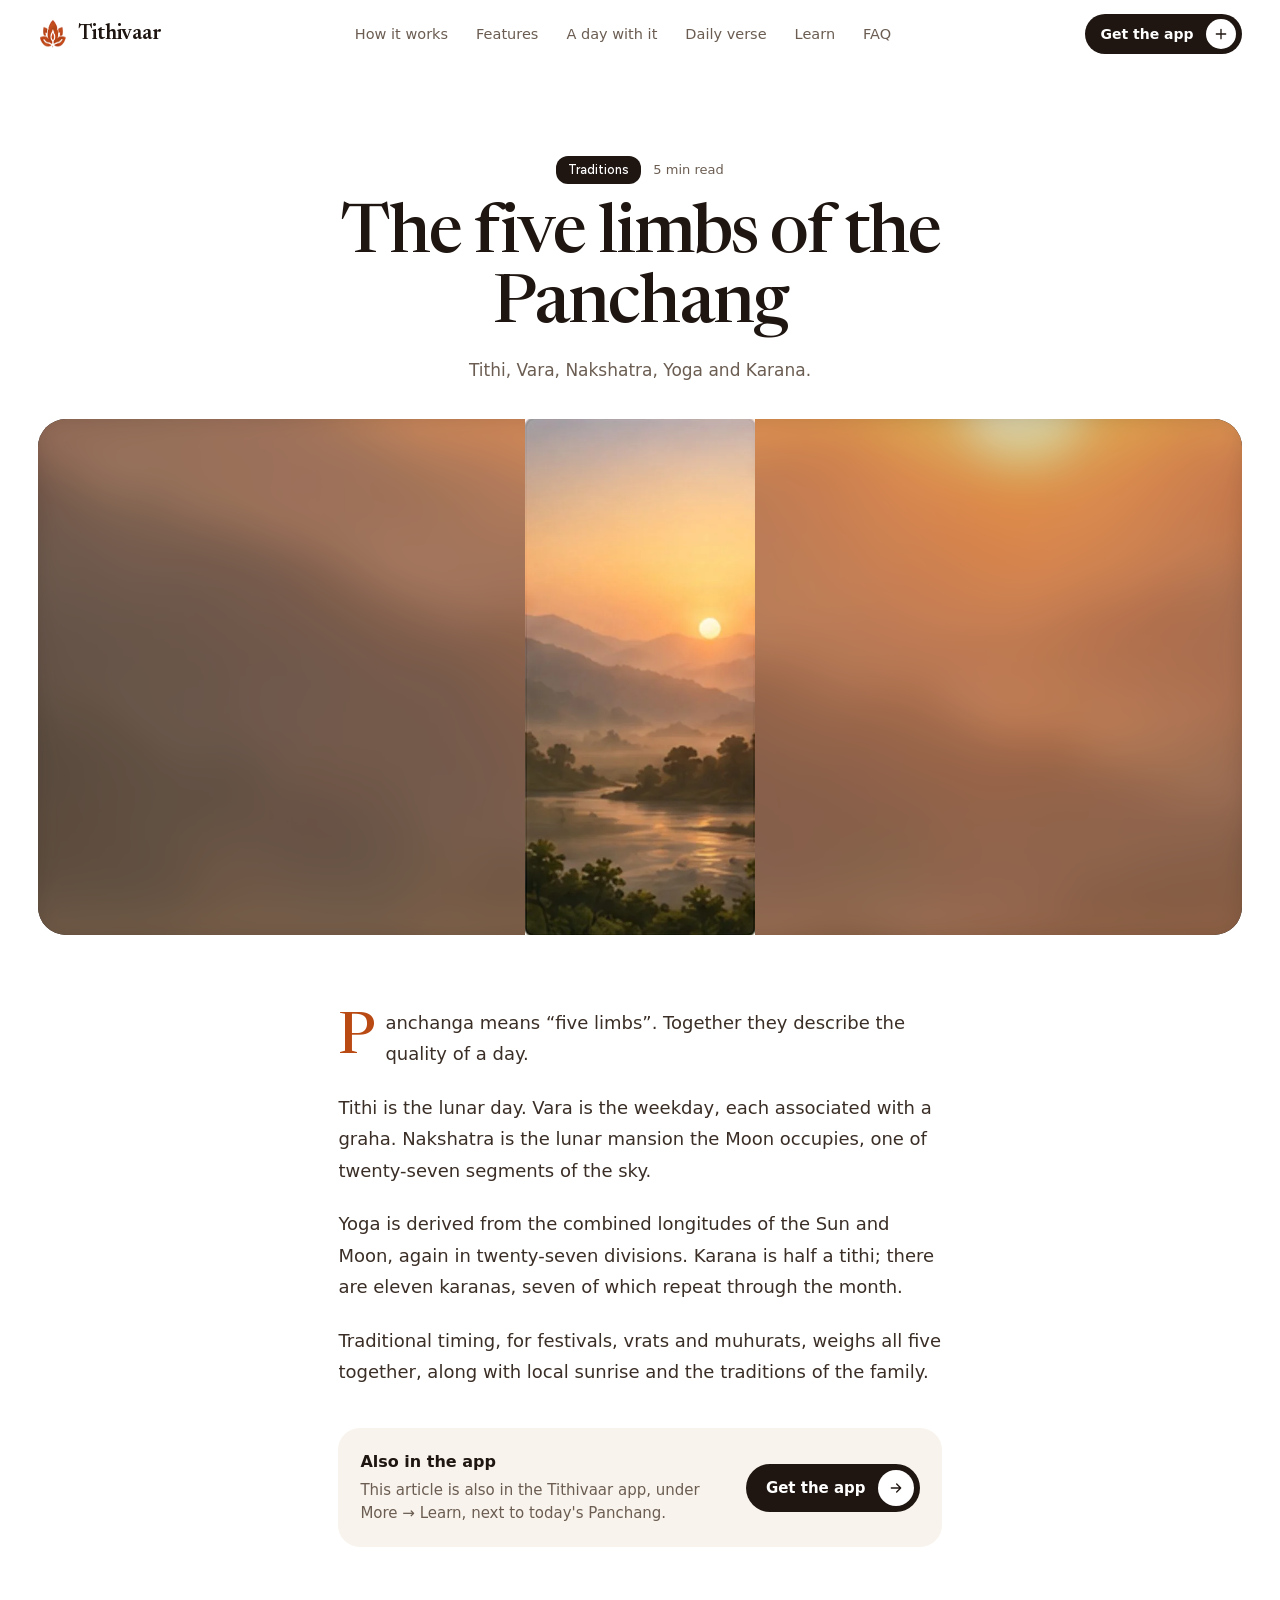
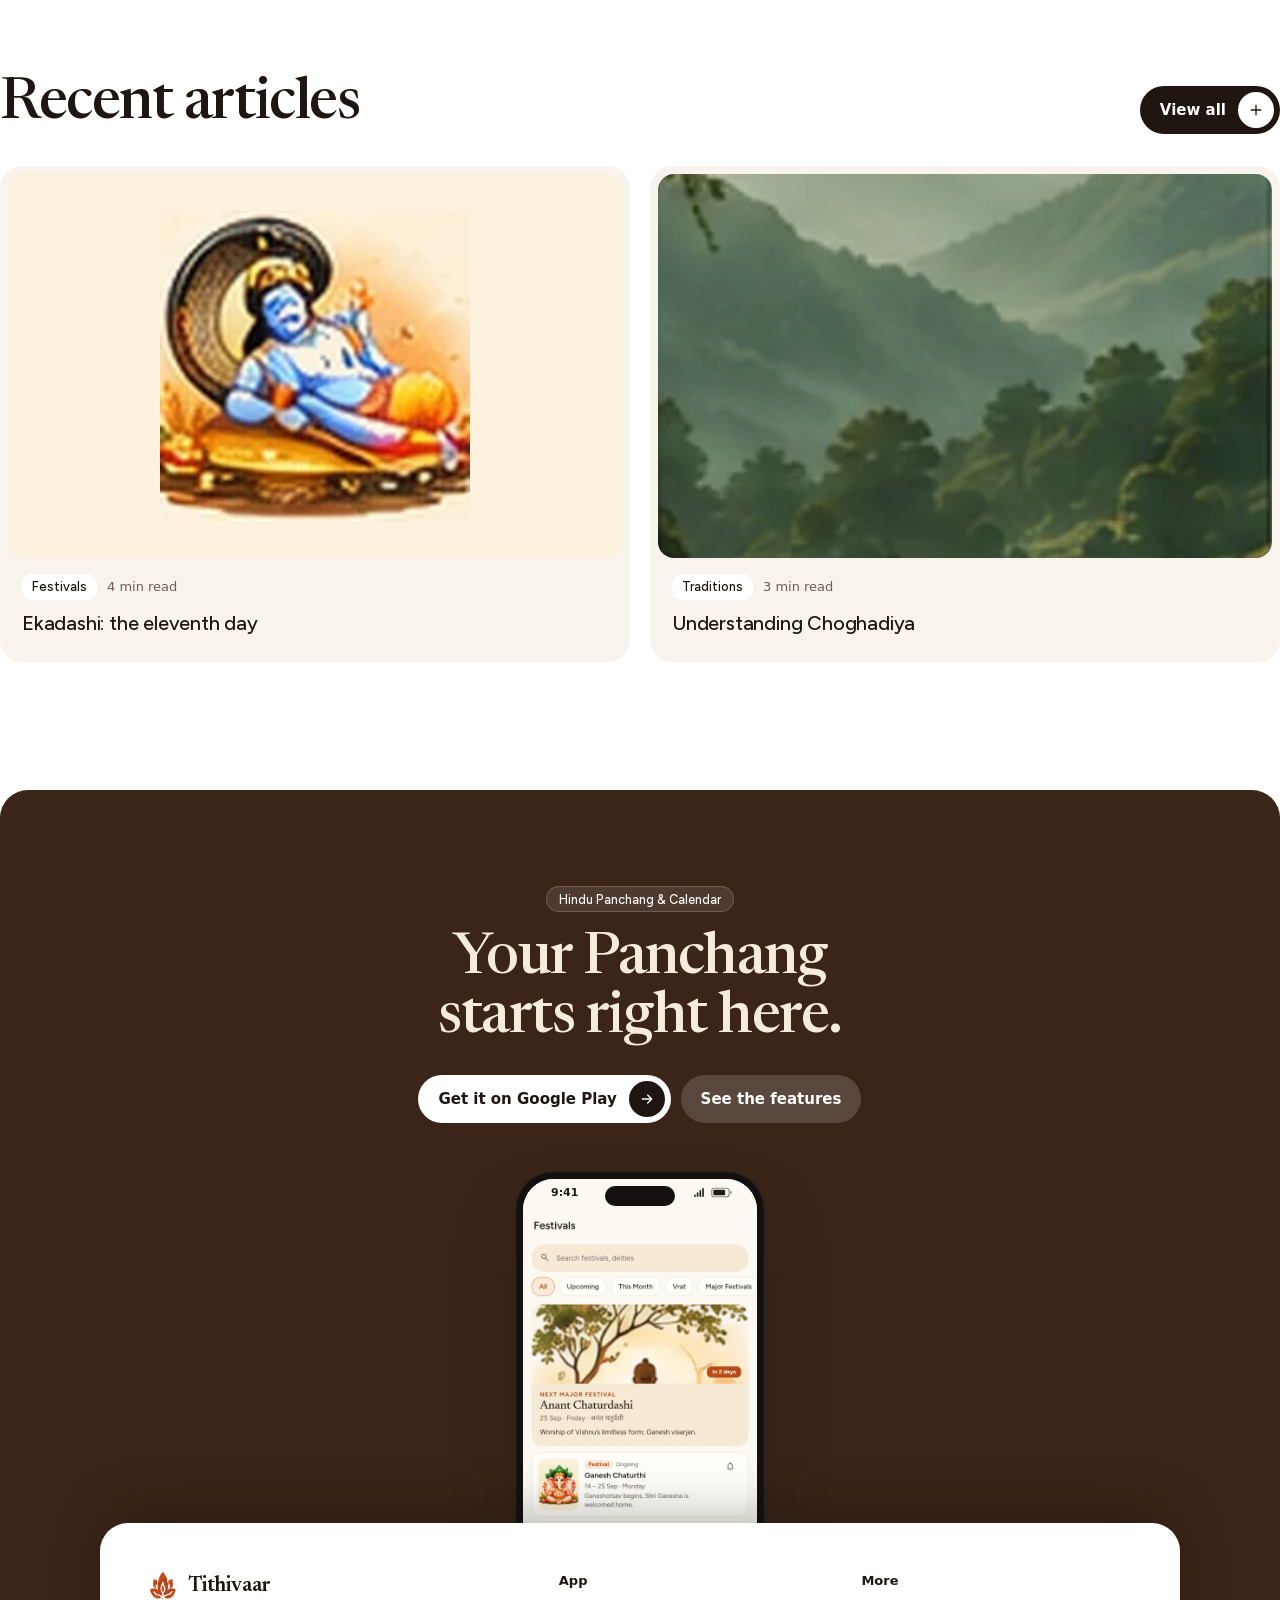
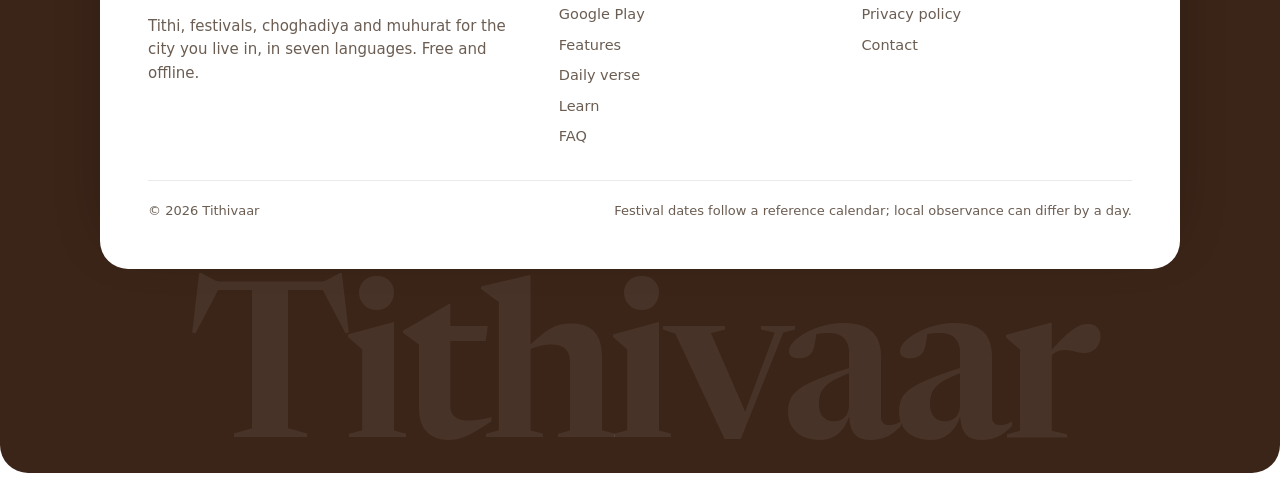
<file: blog/panchanga/index.html>
<!doctype html>
<html lang="en">
<head>
<meta charset="utf-8">
<meta name="viewport" content="width=device-width, initial-scale=1">
<title>The five limbs of the Panchang · Tithivaar</title>
<meta name="description" content="Tithi, Vara, Nakshatra, Yoga and Karana.">
<meta name="theme-color" content="#3B2418">
<meta property="og:title" content="The five limbs of the Panchang · Tithivaar">
<meta property="og:description" content="Tithi, Vara, Nakshatra, Yoga and Karana.">
<meta property="og:image" content="https://tithivaar.riteshrana.engineer/img/og.jpg">
<meta property="og:url" content="https://tithivaar.riteshrana.engineer/blog/panchanga/">
<link rel="icon" href="/img/app-icon.png">
<link rel="stylesheet" href="/fonts/fonts.css">
<link rel="stylesheet" href="/site.css">
</head>
<body>
<svg width="0" height="0" style="position:absolute" aria-hidden="true">
  <symbol id="i-plus" viewBox="0 0 24 24"><path d="M12 5v14M5 12h14" stroke="currentColor" stroke-width="2" stroke-linecap="round" fill="none"/></symbol>
  <symbol id="i-arrow" viewBox="0 0 24 24"><path d="M5 12h14M13 6l6 6-6 6" stroke="currentColor" stroke-width="2" stroke-linecap="round" stroke-linejoin="round" fill="none"/></symbol>
  <symbol id="i-left" viewBox="0 0 24 24"><path d="M15 6l-6 6 6 6" stroke="currentColor" stroke-width="2" stroke-linecap="round" stroke-linejoin="round" fill="none"/></symbol>
  <symbol id="i-right" viewBox="0 0 24 24"><path d="M9 6l6 6-6 6" stroke="currentColor" stroke-width="2" stroke-linecap="round" stroke-linejoin="round" fill="none"/></symbol>
  <symbol id="i-pin" viewBox="0 0 24 24"><path d="M12 21s-7-6.2-7-11.5A7 7 0 0 1 19 9.5C19 14.8 12 21 12 21z" fill="currentColor"/><circle cx="12" cy="9.5" r="2.6" fill="#fff"/></symbol>
  <symbol id="i-sig" viewBox="0 0 24 24"><path d="M2 20h3v-4H2zM7 20h3v-8H7zM12 20h3V8h-3zM17 20h3V4h-3z" fill="currentColor"/></symbol>
  <symbol id="i-bat" viewBox="0 0 28 14"><rect x="1" y="1.5" width="22" height="11" rx="3" fill="none" stroke="currentColor" stroke-width="1.4" opacity=".5"/><rect x="3" y="3.5" width="15" height="7" rx="1.6" fill="currentColor"/><rect x="24.5" y="5" width="1.8" height="4" rx=".9" fill="currentColor" opacity=".5"/></symbol>
</svg>
<nav class="nav" aria-label="Main">
  <div class="wrap">
    <a class="brand" href="/#top"><img src="/img/logo-mark.png" alt="" width="30" height="30">Tithivaar</a>
    <ul>
      <li><a href="/#how">How it works</a></li>
      <li><a href="/#features">Features</a></li>
      <li><a href="/#day">A day with it</a></li>
      <li><a href="/#verses">Daily verse</a></li>
      <li><a href="/blog/">Learn</a></li>
      <li><a href="/#faq">FAQ</a></li>
    </ul>
    <a class="btn btn-dark" href="/get/">Get the app<span class="dot"><svg width="16" height="16"><use href="#i-plus"/></svg></span></a>
  </div>
</nav>
<main id="top">
<article class="article">
  <header class="article-head wrap center">
    <div class="meta"><span class="dark">Traditions</span><span>5 min read</span></div>
    <h1>The five limbs of the Panchang</h1>
    <p class="lead">Tithi, Vara, Nakshatra, Yoga and Karana.</p>
  </header>
  <div class="wrap"><div class="article-cover cover" style="--bg:url(/img/learn/hero-bg.webp)"><img src="/img/learn/hero-bg.webp" alt=""></div></div>
  <div class="article-body">
  <p>Panchanga means “five limbs”. Together they describe the quality of a day.</p>
  <p>Tithi is the lunar day. Vara is the weekday, each associated with a graha. Nakshatra is the lunar mansion the Moon occupies, one of twenty-seven segments of the sky.</p>
  <p>Yoga is derived from the combined longitudes of the Sun and Moon, again in twenty-seven divisions. Karana is half a tithi; there are eleven karanas, seven of which repeat through the month.</p>
  <p>Traditional timing, for festivals, vrats and muhurats, weighs all five together, along with local sunrise and the traditions of the family.</p>
    <aside class="in-app"><b>Also in the app</b><span>This article is also in the Tithivaar app, under More → Learn, next to today's Panchang.</span><a class="btn btn-dark" href="/get/">Get the app<span class="dot"><svg width="16" height="16"><use href="#i-arrow"/></svg></span></a></aside>
  </div>
</article>
<section class="section wrap">
  <div class="row-head"><h2>Recent articles</h2><a class="btn btn-dark" href="/blog/">View all<span class="dot"><svg width="16" height="16"><use href="#i-plus"/></svg></span></a></div>
  <div class="posts two"><a class="post" href="/blog/ekadashi/"><div class="cover contain"><img src="/img/learn/devshayani-ekadashi.webp" alt="" loading="lazy" style="object-position:center"></div><div class="meta"><span>Festivals</span><span>4 min read</span></div><h2>Ekadashi: the eleventh day</h2></a><a class="post" href="/blog/choghadiya/"><div class="cover cover"><img src="/img/learn/content-bg.webp" alt="" loading="lazy" style="object-position:center 55%"></div><div class="meta"><span>Traditions</span><span>3 min read</span></div><h2>Understanding Choghadiya</h2></a></div>
</section>
</main>
<section class="final" aria-label="Get the app">
  <span class="pill">Hindu Panchang &amp; Calendar</span>
  <h2>Your Panchang<br>starts right here.</h2>
  <div class="btns">
    <a class="btn btn-light" href="/get/">Get it on Google Play<span class="dot"><svg width="16" height="16"><use href="#i-arrow"/></svg></span></a>
    <a class="btn btn-glass" href="/#features">See the features</a>
  </div>
  <div class="phone sm">
    <div class="screen"><div class="island"></div><div class="status"><span>9:41</span><span class="sys"><svg width="13" height="13"><use href="#i-sig"/></svg><svg width="22" height="11"><use href="#i-bat"/></svg></span></div><img class="shot" src="/img/shots/festivals.webp" alt="Festivals screen" loading="lazy"></div>
  </div>
  <footer class="footer">
    <div class="cols">
      <div class="about">
        <a class="brand" href="/#top"><img src="/img/logo-mark.png" alt="" width="30" height="30">Tithivaar</a>
        <p>Tithi, festivals, choghadiya and muhurat for the city you live in, in seven languages. Free and offline.</p>
      </div>
      <div><h4>App</h4><ul><li><a href="/get/">Google Play</a></li><li><a href="/#features">Features</a></li><li><a href="/#verses">Daily verse</a></li><li><a href="/blog/">Learn</a></li><li><a href="/#faq">FAQ</a></li></ul></div>
      <div><h4>More</h4><ul><li><a href="/privacy.html">Privacy policy</a></li><li><a href="https://github.com/riteshr19/tithivaar/issues">Contact</a></li></ul></div>
    </div>
    <div class="base"><span>© <span id="year">2026</span> Tithivaar</span><span>Festival dates follow a reference calendar; local observance can differ by a day.</span></div>
  </footer>
  <div class="watermark" aria-hidden="true">Tithivaar</div>
</section>
<script src="/site.js" defer></script>
</body>
</html>
</file>
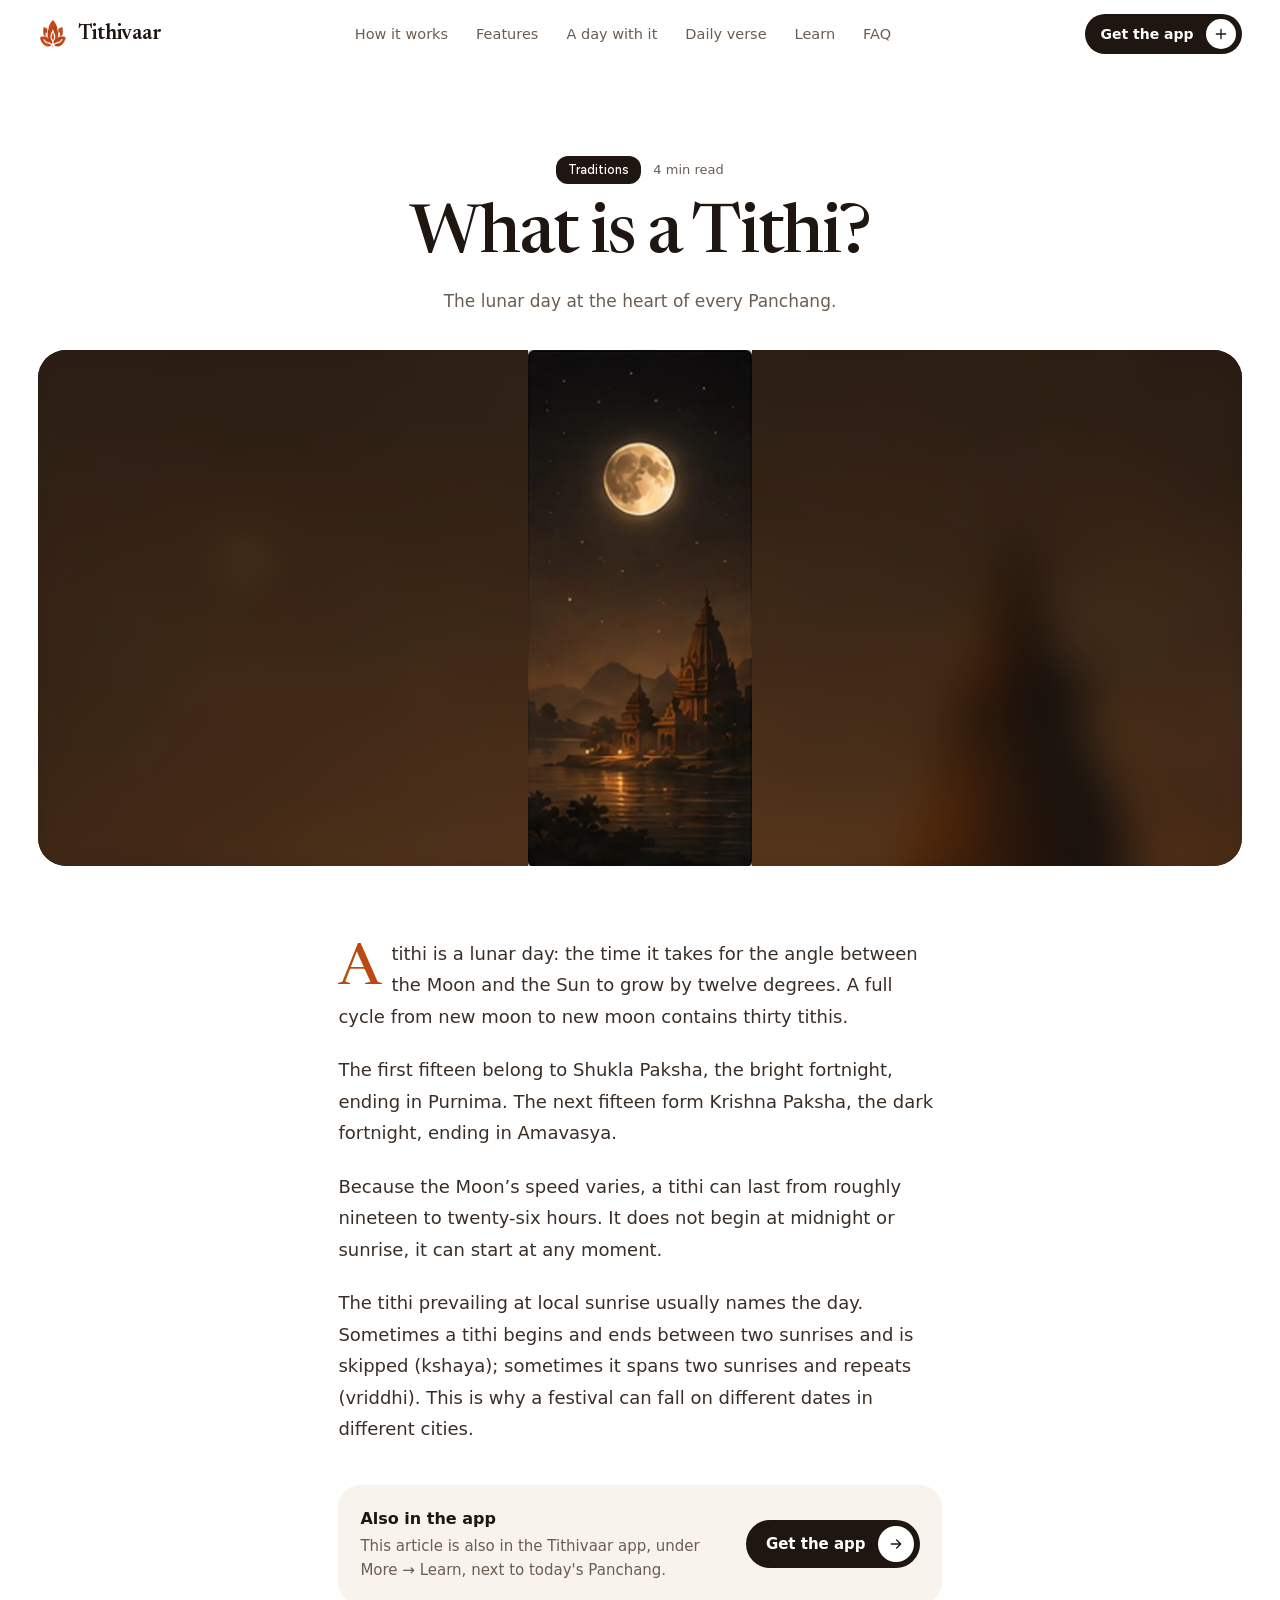
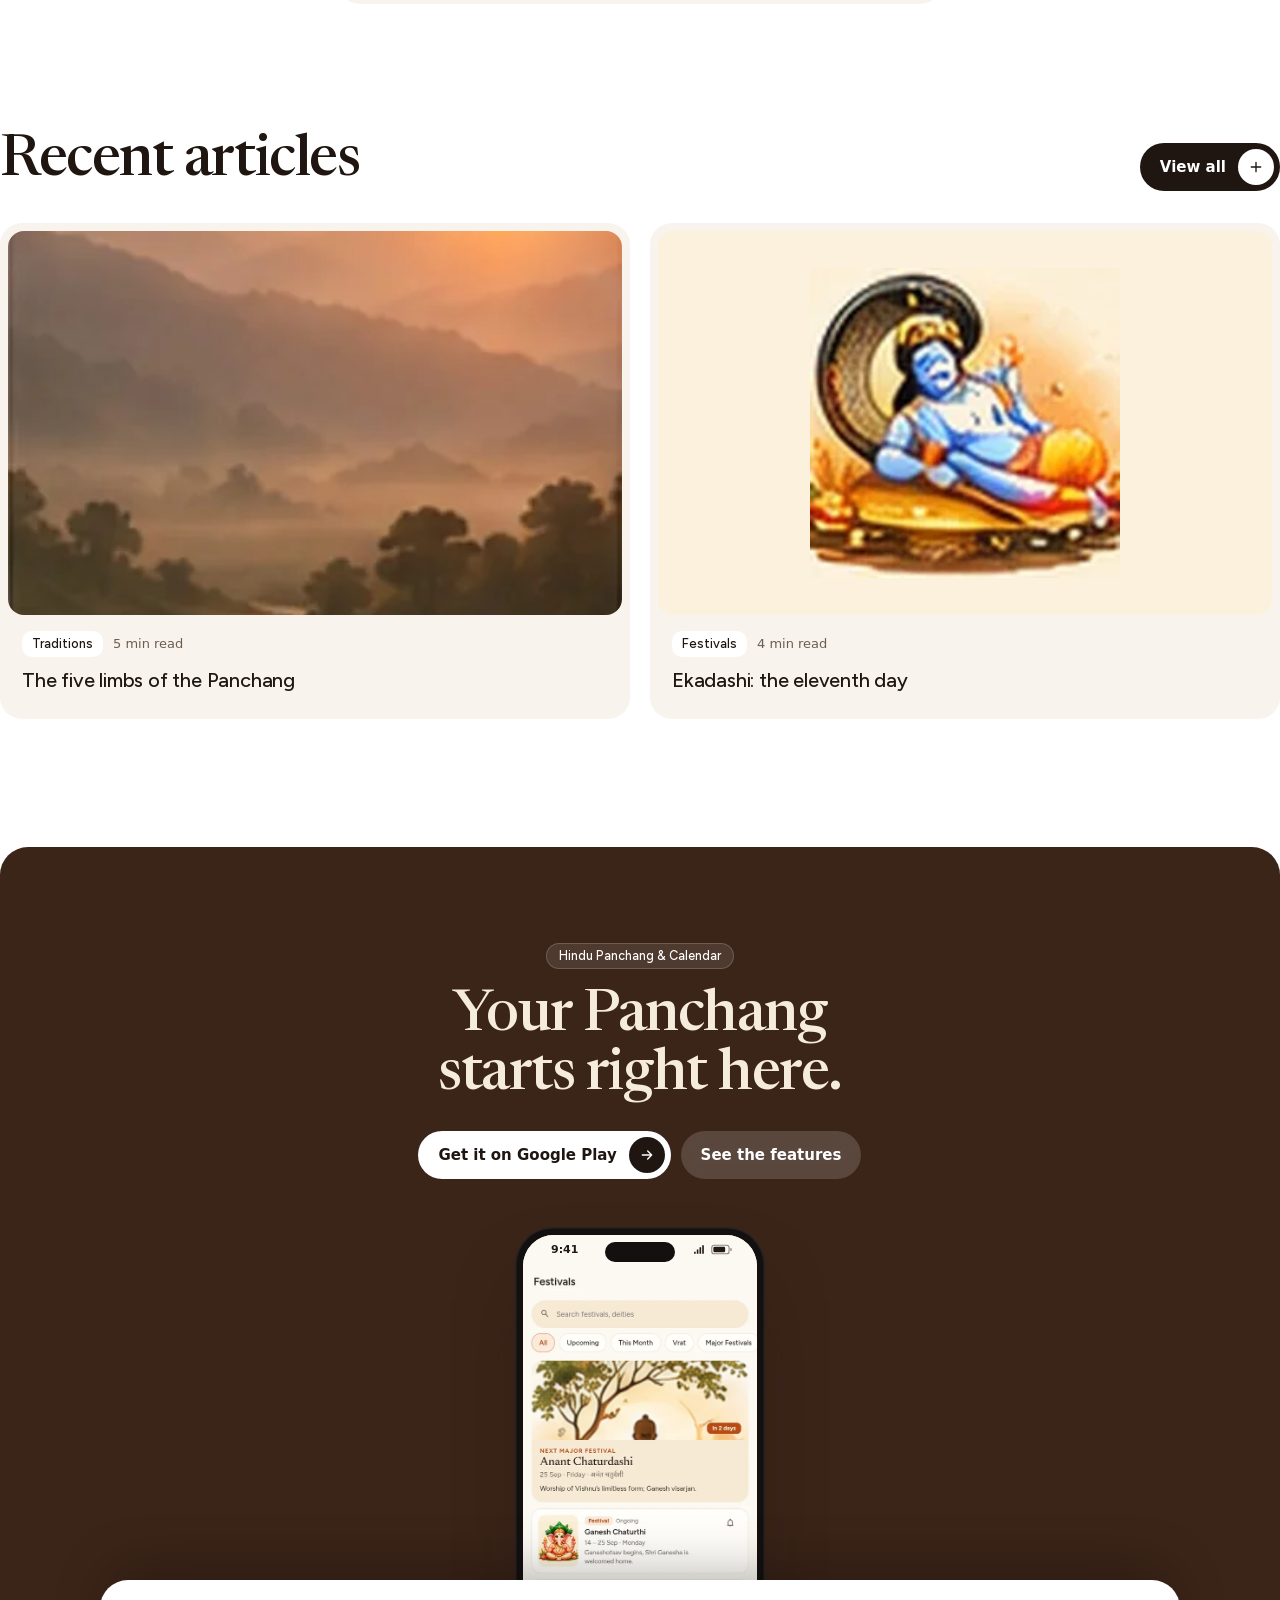
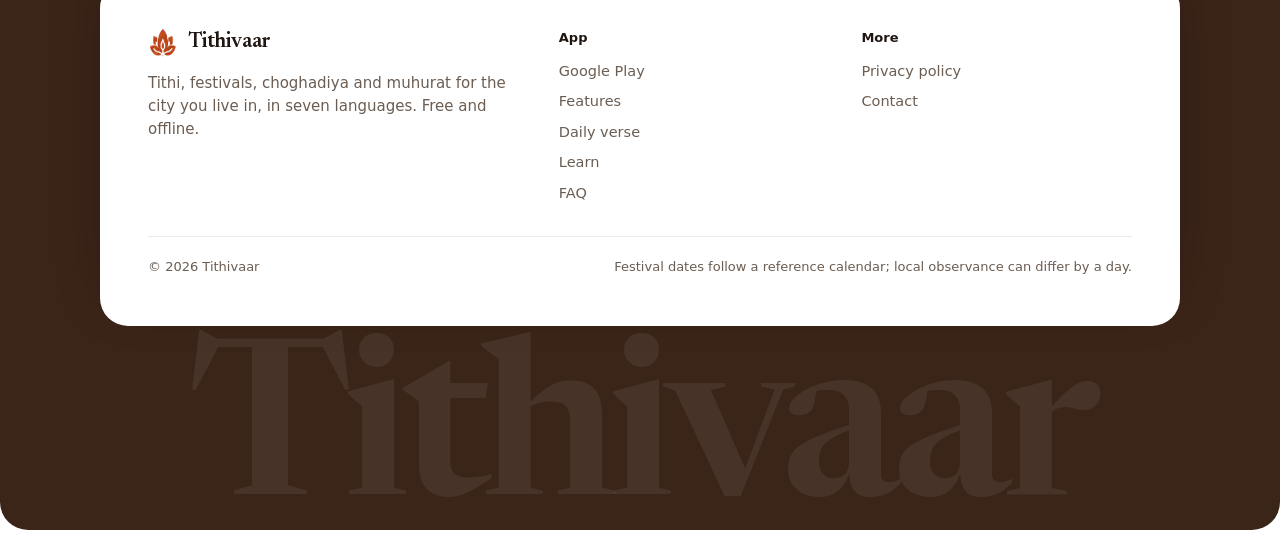
<file: blog/tithi/index.html>
<!doctype html>
<html lang="en">
<head>
<meta charset="utf-8">
<meta name="viewport" content="width=device-width, initial-scale=1">
<title>What is a Tithi? · Tithivaar</title>
<meta name="description" content="The lunar day at the heart of every Panchang.">
<meta name="theme-color" content="#3B2418">
<meta property="og:title" content="What is a Tithi? · Tithivaar">
<meta property="og:description" content="The lunar day at the heart of every Panchang.">
<meta property="og:image" content="https://tithivaar.riteshrana.engineer/img/og.jpg">
<meta property="og:url" content="https://tithivaar.riteshrana.engineer/blog/tithi/">
<link rel="icon" href="/img/app-icon.png">
<link rel="stylesheet" href="/fonts/fonts.css">
<link rel="stylesheet" href="/site.css">
</head>
<body>
<svg width="0" height="0" style="position:absolute" aria-hidden="true">
  <symbol id="i-plus" viewBox="0 0 24 24"><path d="M12 5v14M5 12h14" stroke="currentColor" stroke-width="2" stroke-linecap="round" fill="none"/></symbol>
  <symbol id="i-arrow" viewBox="0 0 24 24"><path d="M5 12h14M13 6l6 6-6 6" stroke="currentColor" stroke-width="2" stroke-linecap="round" stroke-linejoin="round" fill="none"/></symbol>
  <symbol id="i-left" viewBox="0 0 24 24"><path d="M15 6l-6 6 6 6" stroke="currentColor" stroke-width="2" stroke-linecap="round" stroke-linejoin="round" fill="none"/></symbol>
  <symbol id="i-right" viewBox="0 0 24 24"><path d="M9 6l6 6-6 6" stroke="currentColor" stroke-width="2" stroke-linecap="round" stroke-linejoin="round" fill="none"/></symbol>
  <symbol id="i-pin" viewBox="0 0 24 24"><path d="M12 21s-7-6.2-7-11.5A7 7 0 0 1 19 9.5C19 14.8 12 21 12 21z" fill="currentColor"/><circle cx="12" cy="9.5" r="2.6" fill="#fff"/></symbol>
  <symbol id="i-sig" viewBox="0 0 24 24"><path d="M2 20h3v-4H2zM7 20h3v-8H7zM12 20h3V8h-3zM17 20h3V4h-3z" fill="currentColor"/></symbol>
  <symbol id="i-bat" viewBox="0 0 28 14"><rect x="1" y="1.5" width="22" height="11" rx="3" fill="none" stroke="currentColor" stroke-width="1.4" opacity=".5"/><rect x="3" y="3.5" width="15" height="7" rx="1.6" fill="currentColor"/><rect x="24.5" y="5" width="1.8" height="4" rx=".9" fill="currentColor" opacity=".5"/></symbol>
</svg>
<nav class="nav" aria-label="Main">
  <div class="wrap">
    <a class="brand" href="/#top"><img src="/img/logo-mark.png" alt="" width="30" height="30">Tithivaar</a>
    <ul>
      <li><a href="/#how">How it works</a></li>
      <li><a href="/#features">Features</a></li>
      <li><a href="/#day">A day with it</a></li>
      <li><a href="/#verses">Daily verse</a></li>
      <li><a href="/blog/">Learn</a></li>
      <li><a href="/#faq">FAQ</a></li>
    </ul>
    <a class="btn btn-dark" href="/get/">Get the app<span class="dot"><svg width="16" height="16"><use href="#i-plus"/></svg></span></a>
  </div>
</nav>
<main id="top">
<article class="article">
  <header class="article-head wrap center">
    <div class="meta"><span class="dark">Traditions</span><span>4 min read</span></div>
    <h1>What is a Tithi?</h1>
    <p class="lead">The lunar day at the heart of every Panchang.</p>
  </header>
  <div class="wrap"><div class="article-cover cover" style="--bg:url(/img/learn/dark-bg.webp)"><img src="/img/learn/dark-bg.webp" alt=""></div></div>
  <div class="article-body">
  <p>A tithi is a lunar day: the time it takes for the angle between the Moon and the Sun to grow by twelve degrees. A full cycle from new moon to new moon contains thirty tithis.</p>
  <p>The first fifteen belong to Shukla Paksha, the bright fortnight, ending in Purnima. The next fifteen form Krishna Paksha, the dark fortnight, ending in Amavasya.</p>
  <p>Because the Moon’s speed varies, a tithi can last from roughly nineteen to twenty-six hours. It does not begin at midnight or sunrise, it can start at any moment.</p>
  <p>The tithi prevailing at local sunrise usually names the day. Sometimes a tithi begins and ends between two sunrises and is skipped (kshaya); sometimes it spans two sunrises and repeats (vriddhi). This is why a festival can fall on different dates in different cities.</p>
    <aside class="in-app"><b>Also in the app</b><span>This article is also in the Tithivaar app, under More → Learn, next to today's Panchang.</span><a class="btn btn-dark" href="/get/">Get the app<span class="dot"><svg width="16" height="16"><use href="#i-arrow"/></svg></span></a></aside>
  </div>
</article>
<section class="section wrap">
  <div class="row-head"><h2>Recent articles</h2><a class="btn btn-dark" href="/blog/">View all<span class="dot"><svg width="16" height="16"><use href="#i-plus"/></svg></span></a></div>
  <div class="posts two"><a class="post" href="/blog/panchanga/"><div class="cover cover"><img src="/img/learn/hero-bg.webp" alt="" loading="lazy" style="object-position:center 60%"></div><div class="meta"><span>Traditions</span><span>5 min read</span></div><h2>The five limbs of the Panchang</h2></a><a class="post" href="/blog/ekadashi/"><div class="cover contain"><img src="/img/learn/devshayani-ekadashi.webp" alt="" loading="lazy" style="object-position:center"></div><div class="meta"><span>Festivals</span><span>4 min read</span></div><h2>Ekadashi: the eleventh day</h2></a></div>
</section>
</main>
<section class="final" aria-label="Get the app">
  <span class="pill">Hindu Panchang &amp; Calendar</span>
  <h2>Your Panchang<br>starts right here.</h2>
  <div class="btns">
    <a class="btn btn-light" href="/get/">Get it on Google Play<span class="dot"><svg width="16" height="16"><use href="#i-arrow"/></svg></span></a>
    <a class="btn btn-glass" href="/#features">See the features</a>
  </div>
  <div class="phone sm">
    <div class="screen"><div class="island"></div><div class="status"><span>9:41</span><span class="sys"><svg width="13" height="13"><use href="#i-sig"/></svg><svg width="22" height="11"><use href="#i-bat"/></svg></span></div><img class="shot" src="/img/shots/festivals.webp" alt="Festivals screen" loading="lazy"></div>
  </div>
  <footer class="footer">
    <div class="cols">
      <div class="about">
        <a class="brand" href="/#top"><img src="/img/logo-mark.png" alt="" width="30" height="30">Tithivaar</a>
        <p>Tithi, festivals, choghadiya and muhurat for the city you live in, in seven languages. Free and offline.</p>
      </div>
      <div><h4>App</h4><ul><li><a href="/get/">Google Play</a></li><li><a href="/#features">Features</a></li><li><a href="/#verses">Daily verse</a></li><li><a href="/blog/">Learn</a></li><li><a href="/#faq">FAQ</a></li></ul></div>
      <div><h4>More</h4><ul><li><a href="/privacy.html">Privacy policy</a></li><li><a href="https://github.com/riteshr19/tithivaar/issues">Contact</a></li></ul></div>
    </div>
    <div class="base"><span>© <span id="year">2026</span> Tithivaar</span><span>Festival dates follow a reference calendar; local observance can differ by a day.</span></div>
  </footer>
  <div class="watermark" aria-hidden="true">Tithivaar</div>
</section>
<script src="/site.js" defer></script>
</body>
</html>
</file>
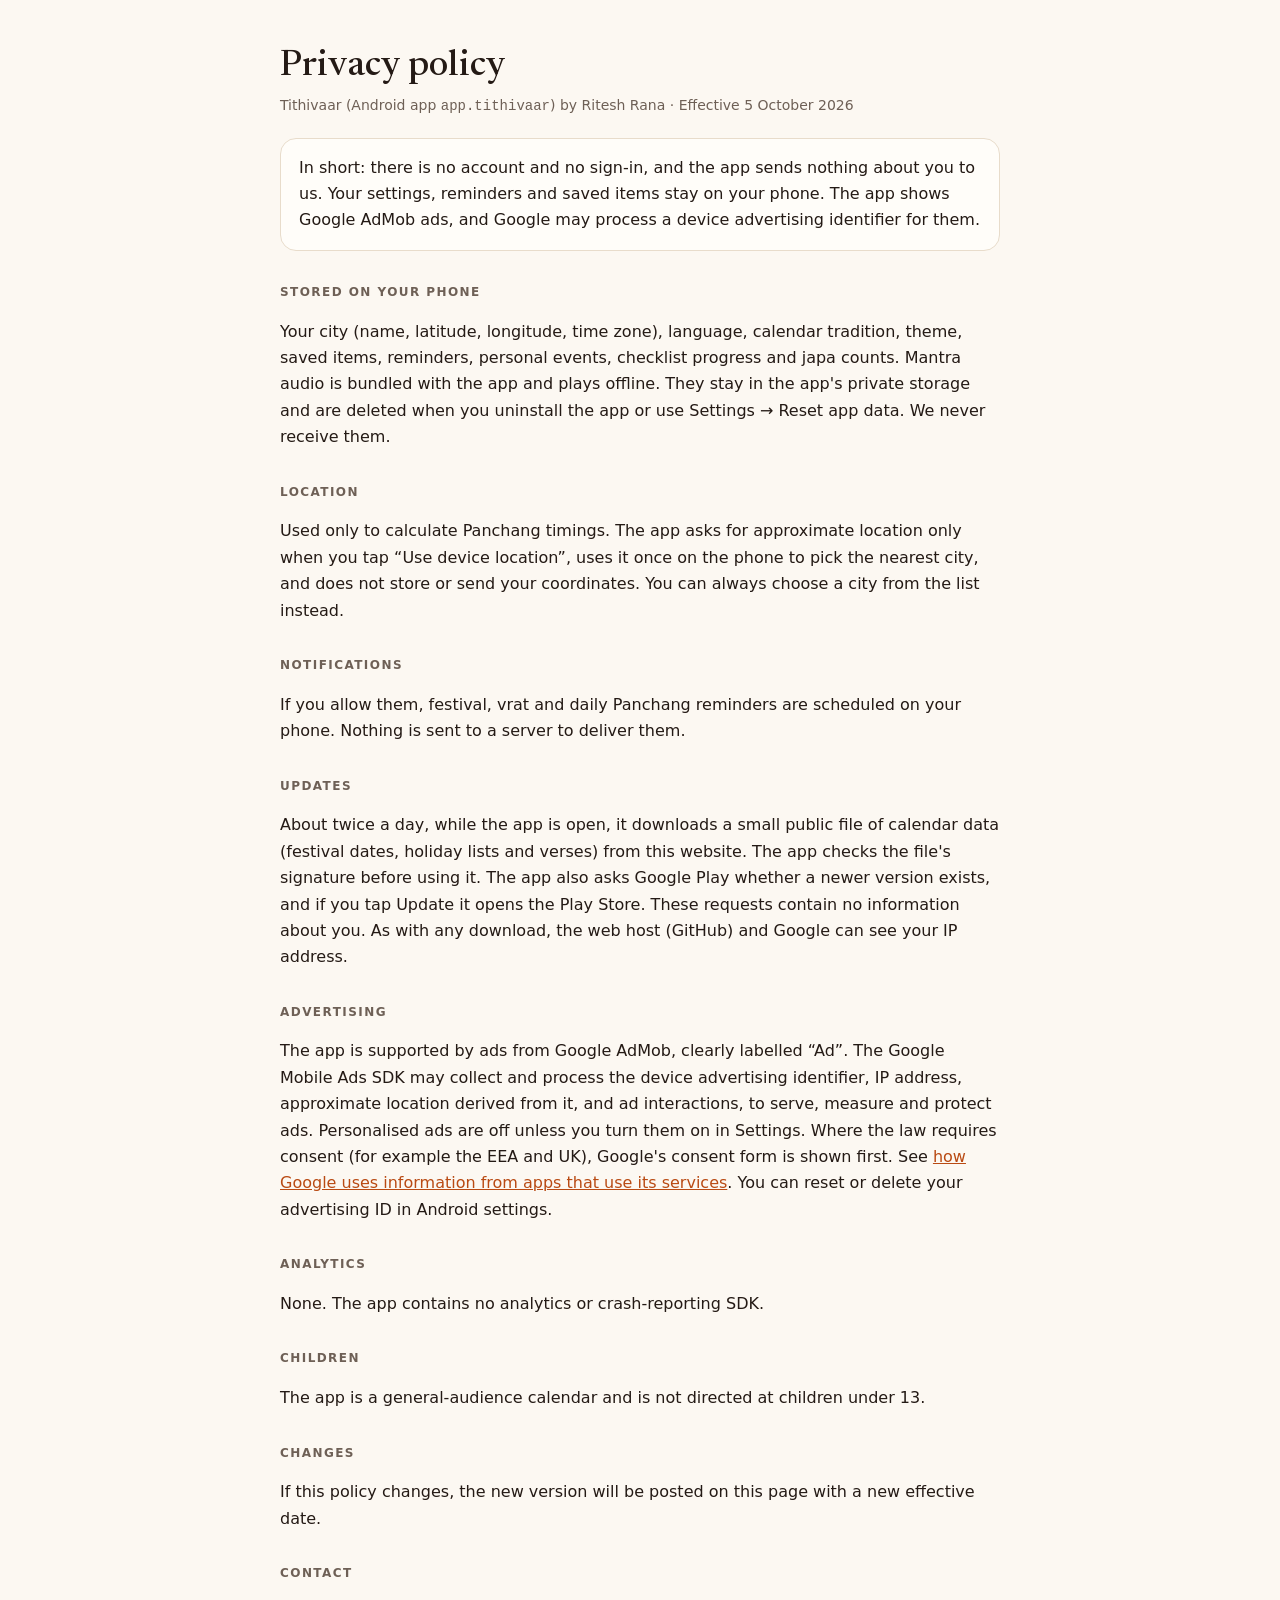
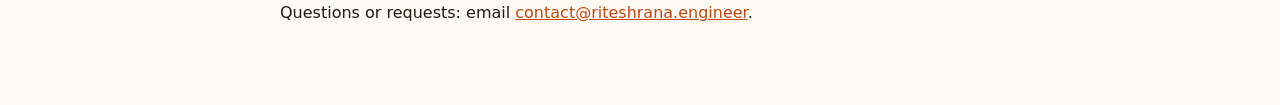
<file: privacy.html>
<!doctype html>
<html lang="en">
<head>
<meta charset="utf-8">
<meta name="viewport" content="width=device-width, initial-scale=1">
<title>Tithivaar Privacy Policy</title>
<meta name="description" content="How the Tithivaar Panchang app handles your data.">
<style>
  :root { --bg:#FCF8F2; --sf:#FFFDF9; --tx:#241A15; --tx2:#6E6056; --bd:#E8DCCB; --sad:#B94A13; }
  @media (prefers-color-scheme: dark) { :root { --bg:#17120F; --sf:#211A15; --tx:#F5E8D5; --tx2:#BDAB97; --bd:#3C3027; --sad:#E6A06A; } }
  body { margin:0; background:var(--bg); color:var(--tx); font:16px/1.65 Figtree, system-ui, sans-serif; }
  main { max-width: 720px; margin: 0 auto; padding: 48px 16px 64px; }
  h1 { font:500 36px/1.1 Newsreader, serif; margin:0 0 6px; }
  h2 { font-size:12px; letter-spacing:.12em; text-transform:uppercase; color:var(--tx2); margin:32px 0 6px; }
  .meta { color:var(--tx2); font-size:14px; }
  a { color:var(--sad); }
  .box { background:var(--sf); border:1px solid var(--bd); border-radius:16px; padding:16px 18px; margin-top:20px; }
</style>
<link rel="stylesheet" href="fonts/fonts.css">
<link rel="icon" href="img/app-icon.png">
</head>
<body>
<main>
  <h1>Privacy policy</h1>
  <div class="meta">Tithivaar (Android app <code>app.tithivaar</code>) by Ritesh Rana · Effective 5 October 2026</div>

  <div class="box">In short: there is no account and no sign-in, and the app sends nothing about you to us. Your settings, reminders and saved items stay on your phone. The app shows Google AdMob ads, and Google may process a device advertising identifier for them.</div>

  <h2>Stored on your phone</h2>
  <p>Your city (name, latitude, longitude, time zone), language, calendar tradition, theme, saved items, reminders, personal events, checklist progress and japa counts. Mantra audio is bundled with the app and plays offline. They stay in the app's private storage and are deleted when you uninstall the app or use Settings → Reset app data. We never receive them.</p>

  <h2>Location</h2>
  <p>Used only to calculate Panchang timings. The app asks for approximate location only when you tap “Use device location”, uses it once on the phone to pick the nearest city, and does not store or send your coordinates. You can always choose a city from the list instead.</p>

  <h2>Notifications</h2>
  <p>If you allow them, festival, vrat and daily Panchang reminders are scheduled on your phone. Nothing is sent to a server to deliver them.</p>

  <h2>Updates</h2>
  <p>About twice a day, while the app is open, it downloads a small public file of calendar data (festival dates, holiday lists and verses) from this website. The app checks the file's signature before using it. The app also asks Google Play whether a newer version exists, and if you tap Update it opens the Play Store. These requests contain no information about you. As with any download, the web host (GitHub) and Google can see your IP address.</p>

  <h2>Advertising</h2>
  <p>The app is supported by ads from Google AdMob, clearly labelled “Ad”. The Google Mobile Ads SDK may collect and process the device advertising identifier, IP address, approximate location derived from it, and ad interactions, to serve, measure and protect ads. Personalised ads are off unless you turn them on in Settings. Where the law requires consent (for example the EEA and UK), Google's consent form is shown first. See <a href="https://policies.google.com/technologies/partner-sites">how Google uses information from apps that use its services</a>. You can reset or delete your advertising ID in Android settings.</p>

  <h2>Analytics</h2>
  <p>None. The app contains no analytics or crash-reporting SDK.</p>

  <h2>Children</h2>
  <p>The app is a general-audience calendar and is not directed at children under 13.</p>

  <h2>Changes</h2>
  <p>If this policy changes, the new version will be posted on this page with a new effective date.</p>

  <h2>Contact</h2>
  <p>Questions or requests: email <a href="mailto:contact@riteshrana.engineer">contact@riteshrana.engineer</a>.</p>
</main>
</body>
</html>
</file>
<file: fonts/fonts.css>
@font-face {
  font-family: 'Figtree';
  font-style: normal;
  font-weight: 400;
  font-display: swap;
  src: url("65e51482.woff2") format('woff2');
  unicode-range: U+0100-02BA, U+02BD-02C5, U+02C7-02CC, U+02CE-02D7, U+02DD-02FF, U+0304, U+0308, U+0329, U+1D00-1DBF, U+1E00-1E9F, U+1EF2-1EFF, U+2020, U+20A0-20AB, U+20AD-20C0, U+2113, U+2C60-2C7F, U+A720-A7FF;
}
@font-face {
  font-family: 'Figtree';
  font-style: normal;
  font-weight: 400;
  font-display: swap;
  src: url("32832454.woff2") format('woff2');
  unicode-range: U+0000-00FF, U+0131, U+0152-0153, U+02BB-02BC, U+02C6, U+02DA, U+02DC, U+0304, U+0308, U+0329, U+2000-206F, U+20AC, U+2122, U+2191, U+2193, U+2212, U+2215, U+FEFF, U+FFFD;
}
@font-face {
  font-family: 'Figtree';
  font-style: normal;
  font-weight: 500;
  font-display: swap;
  src: url("65e51482.woff2") format('woff2');
  unicode-range: U+0100-02BA, U+02BD-02C5, U+02C7-02CC, U+02CE-02D7, U+02DD-02FF, U+0304, U+0308, U+0329, U+1D00-1DBF, U+1E00-1E9F, U+1EF2-1EFF, U+2020, U+20A0-20AB, U+20AD-20C0, U+2113, U+2C60-2C7F, U+A720-A7FF;
}
@font-face {
  font-family: 'Figtree';
  font-style: normal;
  font-weight: 500;
  font-display: swap;
  src: url("32832454.woff2") format('woff2');
  unicode-range: U+0000-00FF, U+0131, U+0152-0153, U+02BB-02BC, U+02C6, U+02DA, U+02DC, U+0304, U+0308, U+0329, U+2000-206F, U+20AC, U+2122, U+2191, U+2193, U+2212, U+2215, U+FEFF, U+FFFD;
}
@font-face {
  font-family: 'Figtree';
  font-style: normal;
  font-weight: 600;
  font-display: swap;
  src: url("65e51482.woff2") format('woff2');
  unicode-range: U+0100-02BA, U+02BD-02C5, U+02C7-02CC, U+02CE-02D7, U+02DD-02FF, U+0304, U+0308, U+0329, U+1D00-1DBF, U+1E00-1E9F, U+1EF2-1EFF, U+2020, U+20A0-20AB, U+20AD-20C0, U+2113, U+2C60-2C7F, U+A720-A7FF;
}
@font-face {
  font-family: 'Figtree';
  font-style: normal;
  font-weight: 600;
  font-display: swap;
  src: url("32832454.woff2") format('woff2');
  unicode-range: U+0000-00FF, U+0131, U+0152-0153, U+02BB-02BC, U+02C6, U+02DA, U+02DC, U+0304, U+0308, U+0329, U+2000-206F, U+20AC, U+2122, U+2191, U+2193, U+2212, U+2215, U+FEFF, U+FFFD;
}
@font-face {
  font-family: 'Figtree';
  font-style: normal;
  font-weight: 700;
  font-display: swap;
  src: url("65e51482.woff2") format('woff2');
  unicode-range: U+0100-02BA, U+02BD-02C5, U+02C7-02CC, U+02CE-02D7, U+02DD-02FF, U+0304, U+0308, U+0329, U+1D00-1DBF, U+1E00-1E9F, U+1EF2-1EFF, U+2020, U+20A0-20AB, U+20AD-20C0, U+2113, U+2C60-2C7F, U+A720-A7FF;
}
@font-face {
  font-family: 'Figtree';
  font-style: normal;
  font-weight: 700;
  font-display: swap;
  src: url("32832454.woff2") format('woff2');
  unicode-range: U+0000-00FF, U+0131, U+0152-0153, U+02BB-02BC, U+02C6, U+02DA, U+02DC, U+0304, U+0308, U+0329, U+2000-206F, U+20AC, U+2122, U+2191, U+2193, U+2212, U+2215, U+FEFF, U+FFFD;
}
@font-face {
  font-family: 'Newsreader';
  font-style: normal;
  font-weight: 400;
  font-display: swap;
  src: url("2a8f7b1f.woff2") format('woff2');
  unicode-range: U+0102-0103, U+0110-0111, U+0128-0129, U+0168-0169, U+01A0-01A1, U+01AF-01B0, U+0300-0301, U+0303-0304, U+0308-0309, U+0323, U+0329, U+1EA0-1EF9, U+20AB;
}
@font-face {
  font-family: 'Newsreader';
  font-style: normal;
  font-weight: 400;
  font-display: swap;
  src: url("304e2c88.woff2") format('woff2');
  unicode-range: U+0100-02BA, U+02BD-02C5, U+02C7-02CC, U+02CE-02D7, U+02DD-02FF, U+0304, U+0308, U+0329, U+1D00-1DBF, U+1E00-1E9F, U+1EF2-1EFF, U+2020, U+20A0-20AB, U+20AD-20C0, U+2113, U+2C60-2C7F, U+A720-A7FF;
}
@font-face {
  font-family: 'Newsreader';
  font-style: normal;
  font-weight: 400;
  font-display: swap;
  src: url("cacf39c1.woff2") format('woff2');
  unicode-range: U+0000-00FF, U+0131, U+0152-0153, U+02BB-02BC, U+02C6, U+02DA, U+02DC, U+0304, U+0308, U+0329, U+2000-206F, U+20AC, U+2122, U+2191, U+2193, U+2212, U+2215, U+FEFF, U+FFFD;
}
@font-face {
  font-family: 'Newsreader';
  font-style: normal;
  font-weight: 500;
  font-display: swap;
  src: url("2a8f7b1f.woff2") format('woff2');
  unicode-range: U+0102-0103, U+0110-0111, U+0128-0129, U+0168-0169, U+01A0-01A1, U+01AF-01B0, U+0300-0301, U+0303-0304, U+0308-0309, U+0323, U+0329, U+1EA0-1EF9, U+20AB;
}
@font-face {
  font-family: 'Newsreader';
  font-style: normal;
  font-weight: 500;
  font-display: swap;
  src: url("304e2c88.woff2") format('woff2');
  unicode-range: U+0100-02BA, U+02BD-02C5, U+02C7-02CC, U+02CE-02D7, U+02DD-02FF, U+0304, U+0308, U+0329, U+1D00-1DBF, U+1E00-1E9F, U+1EF2-1EFF, U+2020, U+20A0-20AB, U+20AD-20C0, U+2113, U+2C60-2C7F, U+A720-A7FF;
}
@font-face {
  font-family: 'Newsreader';
  font-style: normal;
  font-weight: 500;
  font-display: swap;
  src: url("cacf39c1.woff2") format('woff2');
  unicode-range: U+0000-00FF, U+0131, U+0152-0153, U+02BB-02BC, U+02C6, U+02DA, U+02DC, U+0304, U+0308, U+0329, U+2000-206F, U+20AC, U+2122, U+2191, U+2193, U+2212, U+2215, U+FEFF, U+FFFD;
}
@font-face {
  font-family: 'Newsreader';
  font-style: normal;
  font-weight: 600;
  font-display: swap;
  src: url("2a8f7b1f.woff2") format('woff2');
  unicode-range: U+0102-0103, U+0110-0111, U+0128-0129, U+0168-0169, U+01A0-01A1, U+01AF-01B0, U+0300-0301, U+0303-0304, U+0308-0309, U+0323, U+0329, U+1EA0-1EF9, U+20AB;
}
@font-face {
  font-family: 'Newsreader';
  font-style: normal;
  font-weight: 600;
  font-display: swap;
  src: url("304e2c88.woff2") format('woff2');
  unicode-range: U+0100-02BA, U+02BD-02C5, U+02C7-02CC, U+02CE-02D7, U+02DD-02FF, U+0304, U+0308, U+0329, U+1D00-1DBF, U+1E00-1E9F, U+1EF2-1EFF, U+2020, U+20A0-20AB, U+20AD-20C0, U+2113, U+2C60-2C7F, U+A720-A7FF;
}
@font-face {
  font-family: 'Newsreader';
  font-style: normal;
  font-weight: 600;
  font-display: swap;
  src: url("cacf39c1.woff2") format('woff2');
  unicode-range: U+0000-00FF, U+0131, U+0152-0153, U+02BB-02BC, U+02C6, U+02DA, U+02DC, U+0304, U+0308, U+0329, U+2000-206F, U+20AC, U+2122, U+2191, U+2193, U+2212, U+2215, U+FEFF, U+FFFD;
}
@font-face {
  font-family: 'Figtree';
  font-style: normal;
  font-weight: 100 450;
  font-stretch: 100%;
  font-display: swap;
  src: url("e9b3f1b5.woff2") format('woff2');
  unicode-range: U+0900-097F, U+1CD0-1CF9, U+200C-200D, U+20A8, U+20B9, U+20F0, U+25CC, U+A830-A839, U+A8E0-A8FF, U+11B00-11B09;
}
@font-face {
  font-family: 'Figtree';
  font-style: normal;
  font-weight: 451 550;
  font-stretch: 100%;
  font-display: swap;
  src: url("e9b3f1b5.woff2") format('woff2');
  unicode-range: U+0900-097F, U+1CD0-1CF9, U+200C-200D, U+20A8, U+20B9, U+20F0, U+25CC, U+A830-A839, U+A8E0-A8FF, U+11B00-11B09;
}
@font-face {
  font-family: 'Figtree';
  font-style: normal;
  font-weight: 551 900;
  font-stretch: 100%;
  font-display: swap;
  src: url("e9b3f1b5.woff2") format('woff2');
  unicode-range: U+0900-097F, U+1CD0-1CF9, U+200C-200D, U+20A8, U+20B9, U+20F0, U+25CC, U+A830-A839, U+A8E0-A8FF, U+11B00-11B09;
}
@font-face {
  font-family: 'Newsreader';
  font-style: normal;
  font-weight: 100 450;
  font-stretch: 100%;
  font-display: swap;
  src: url("e9b3f1b5.woff2") format('woff2');
  unicode-range: U+0900-097F, U+1CD0-1CF9, U+200C-200D, U+20A8, U+20B9, U+20F0, U+25CC, U+A830-A839, U+A8E0-A8FF, U+11B00-11B09;
}
@font-face {
  font-family: 'Newsreader';
  font-style: normal;
  font-weight: 451 550;
  font-stretch: 100%;
  font-display: swap;
  src: url("e9b3f1b5.woff2") format('woff2');
  unicode-range: U+0900-097F, U+1CD0-1CF9, U+200C-200D, U+20A8, U+20B9, U+20F0, U+25CC, U+A830-A839, U+A8E0-A8FF, U+11B00-11B09;
}
@font-face {
  font-family: 'Newsreader';
  font-style: normal;
  font-weight: 551 900;
  font-stretch: 100%;
  font-display: swap;
  src: url("e9b3f1b5.woff2") format('woff2');
  unicode-range: U+0900-097F, U+1CD0-1CF9, U+200C-200D, U+20A8, U+20B9, U+20F0, U+25CC, U+A830-A839, U+A8E0-A8FF, U+11B00-11B09;
}
@font-face {
  font-family: 'Figtree';
  font-style: normal;
  font-weight: 100 900;
  font-stretch: 100%;
  font-display: swap;
  src: url("3f5aacc6.woff2") format('woff2');
  unicode-range: U+0951-0952, U+0964-0965, U+0A80-0AFF, U+200C-200D, U+20B9, U+25CC, U+A830-A839;
}
@font-face {
  font-family: 'Newsreader';
  font-style: normal;
  font-weight: 100 900;
  font-stretch: 100%;
  font-display: swap;
  src: url("3f5aacc6.woff2") format('woff2');
  unicode-range: U+0951-0952, U+0964-0965, U+0A80-0AFF, U+200C-200D, U+20B9, U+25CC, U+A830-A839;
}
@font-face {
  font-family: 'Figtree';
  font-style: normal;
  font-weight: 100 900;
  font-stretch: 100%;
  font-display: swap;
  src: url("388b68c6.woff2") format('woff2');
  unicode-range: U+0964-0965, U+0B82-0BFA, U+200C-200D, U+20B9, U+25CC;
}
@font-face {
  font-family: 'Newsreader';
  font-style: normal;
  font-weight: 100 900;
  font-stretch: 100%;
  font-display: swap;
  src: url("388b68c6.woff2") format('woff2');
  unicode-range: U+0964-0965, U+0B82-0BFA, U+200C-200D, U+20B9, U+25CC;
}
@font-face {
  font-family: 'Figtree';
  font-style: normal;
  font-weight: 100 900;
  font-stretch: 100%;
  font-display: swap;
  src: url("aae29420.woff2") format('woff2');
  unicode-range: U+0951-0952, U+0964-0965, U+0C00-0C7F, U+1CDA, U+1CF2, U+200C-200D, U+25CC;
}
@font-face {
  font-family: 'Newsreader';
  font-style: normal;
  font-weight: 100 900;
  font-stretch: 100%;
  font-display: swap;
  src: url("aae29420.woff2") format('woff2');
  unicode-range: U+0951-0952, U+0964-0965, U+0C00-0C7F, U+1CDA, U+1CF2, U+200C-200D, U+25CC;
}
@font-face {
  font-family: 'Figtree';
  font-style: normal;
  font-weight: 100 900;
  font-stretch: 100%;
  font-display: swap;
  src: url("eb172dc2.woff2") format('woff2');
  unicode-range: U+0951-0952, U+0964-0965, U+0C80-0CF3, U+1CD0, U+1CD2-1CD3, U+1CDA, U+1CF2, U+1CF4, U+200C-200D, U+20B9, U+25CC, U+A830-A835;
}
@font-face {
  font-family: 'Newsreader';
  font-style: normal;
  font-weight: 100 900;
  font-stretch: 100%;
  font-display: swap;
  src: url("eb172dc2.woff2") format('woff2');
  unicode-range: U+0951-0952, U+0964-0965, U+0C80-0CF3, U+1CD0, U+1CD2-1CD3, U+1CDA, U+1CF2, U+1CF4, U+200C-200D, U+20B9, U+25CC, U+A830-A835;
}
</file>
<file: site.css>
/* Tithivaar website. Colours and type follow the app (Figtree + Newsreader, saffron on cream). */
:root {
  --bg: #FFFFFF;
  --soft: #F8F3EC;
  --soft2: #F3EBDF;
  --cream: #F7EAD5;
  --ink: #1F1611;
  --ink2: #6B5D52;
  --line: rgba(31, 22, 17, .09);
  --saffron: #B94A13;
  --saffron2: #E3894A;
  --brown: #3B2418;
  --brown2: #2A1A12;
  --on-dark: #F6ECDD;
  --on-dark2: rgba(246, 236, 221, .72);
  --good: #3F7D3A;
  --r-xl: 28px;
  --r-lg: 22px;
  --r-md: 16px;
  --shadow: 0 1px 2px rgba(31, 22, 17, .06), 0 12px 32px -12px rgba(31, 22, 17, .18);
  --max: 1320px;
  --gutter: clamp(16px, 3vw, 40px);
  --sans: Figtree, system-ui, -apple-system, 'Segoe UI', sans-serif;
  --serif: Newsreader, Georgia, 'Times New Roman', serif;
}
* { box-sizing: border-box; }
html { scroll-behavior: smooth; -webkit-text-size-adjust: 100%; }
body { margin: 0; background: var(--bg); color: var(--ink); font: 400 16px/1.55 var(--sans); overflow-x: hidden; }
img { display: block; max-width: 100%; }
a { color: inherit; }
h1, h2, h3 { margin: 0; font-weight: 500; letter-spacing: -.02em; }
h2 { font: 500 clamp(36px, 5vw, 58px)/1.02 var(--serif); letter-spacing: -.025em; }
p { margin: 0; }
.wrap { max-width: var(--max); margin: 0 auto; padding: 0 var(--gutter); }
.section { padding: clamp(72px, 10vw, 128px) 0; }
.center { text-align: center; }
.lead { color: var(--ink2); font-size: 17px; max-width: 34em; }
.center .lead { margin: 14px auto 0; }
.visually-hidden { position: absolute; width: 1px; height: 1px; overflow: hidden; clip: rect(0 0 0 0); }

/* pills and buttons */
.pill { display: inline-flex; align-items: center; gap: 6px; height: 26px; padding: 0 12px; border: 1px solid var(--line); border-radius: 13px; font-size: 12.5px; font-weight: 500; color: var(--ink); background: var(--bg); margin-bottom: 18px; }
.pill.on-photo { background: rgba(31, 22, 17, .28); border-color: rgba(255, 255, 255, .22); color: #fff; backdrop-filter: blur(8px); -webkit-backdrop-filter: blur(8px); }
.btn { display: inline-flex; align-items: center; gap: 12px; height: 48px; padding: 0 6px 0 20px; border-radius: 24px; font: 600 15px var(--sans); text-decoration: none; border: 0; cursor: pointer; transition: transform .2s ease, background .2s ease; white-space: nowrap; }
.btn:hover { transform: translateY(-1px); }
.btn .dot { width: 36px; height: 36px; border-radius: 18px; display: grid; place-items: center; }
.btn-dark { background: var(--ink); color: #fff; }
.btn-dark .dot { background: #fff; color: var(--ink); }
.btn-light { background: #fff; color: var(--ink); }
.btn-light .dot { background: var(--ink); color: #fff; }
.btn-ghost { background: var(--soft); color: var(--ink); padding: 0 20px; }
.btn-glass { background: rgba(255, 255, 255, .16); color: #fff; padding: 0 20px; backdrop-filter: blur(8px); -webkit-backdrop-filter: blur(8px); }
.btn-saffron { background: var(--saffron); color: #fff; }
.btn-saffron .dot { background: #fff; color: var(--saffron); }
.btns { display: flex; flex-wrap: wrap; gap: 10px; }

/* nav */
.nav { position: sticky; top: 0; z-index: 40; background: rgba(255, 255, 255, .86); backdrop-filter: saturate(1.4) blur(14px); -webkit-backdrop-filter: saturate(1.4) blur(14px); }
.nav .wrap { display: flex; align-items: center; height: 68px; gap: 24px; }
.brand { display: flex; align-items: center; gap: 10px; text-decoration: none; font: 600 21px var(--serif); letter-spacing: -.01em; }
.brand img { width: 30px; height: 30px; }
.nav ul { display: flex; gap: 28px; list-style: none; margin: 0 auto; padding: 0; }
.nav ul a { text-decoration: none; font-size: 14.5px; color: var(--ink2); transition: color .15s; }
.nav ul a:hover { color: var(--ink); }
.nav .btn { height: 40px; font-size: 14px; padding-left: 16px; }
.nav .btn .dot { width: 30px; height: 30px; }

/* hero */
.hero { padding: 6px var(--gutter) 0; max-width: calc(var(--max) + 2 * var(--gutter) - 40px); margin: 0 auto; }
.hero-card { position: relative; min-height: 620px; color: #fff; isolation: isolate; }
/* The photo is clipped to the card; the phone may overhang below it. */
.hero-bg { position: absolute; inset: 0; border-radius: var(--r-xl); overflow: hidden; z-index: -1; }
.hero-bg::before { content: ''; position: absolute; inset: -20px; background: url(img/hero.webp) center 62% / cover; filter: blur(3px) saturate(1.1); transform: scale(1.04); }
.hero-bg::after { content: ''; position: absolute; inset: 0;
  background: linear-gradient(90deg, rgba(42, 20, 8, .62) 0%, rgba(60, 28, 10, .28) 45%, rgba(42, 20, 8, .5) 100%), linear-gradient(0deg, rgba(42, 20, 8, .35), transparent 40%); }
.hero-grid { display: grid; grid-template-columns: 1fr 330px 1fr; gap: 32px; align-items: center; padding: 64px clamp(20px, 3vw, 40px) 0; min-height: 620px; }
.hero h1 { font: 500 clamp(52px, 6.4vw, 92px)/.95 var(--serif); letter-spacing: -.035em; }
.hero h1 em { font-style: italic; color: #FFD9B0; }
.hero-side p { font-size: 17px; color: rgba(255, 255, 255, .88); max-width: 24em; margin-bottom: 22px; }
.hero-side .btns { flex-direction: column; align-items: flex-start; }
.hero-phone { align-self: end; margin-bottom: -150px; }
.hero-scripts { margin-top: 26px; font-size: 15px; color: rgba(255, 255, 255, .78); letter-spacing: .01em; }

/* phone mockup */
.phone { position: relative; width: 100%; max-width: 330px; margin: 0 auto; aspect-ratio: 330 / 690; border-radius: 46px; background: #141010; padding: 10px; box-shadow: 0 40px 80px -30px rgba(31, 22, 17, .55), 0 0 0 1.5px rgba(255, 255, 255, .08) inset; }
.phone .screen { position: relative; height: 100%; border-radius: 37px; overflow: hidden; background: #FCF8F2; display: flex; flex-direction: column; }
.phone .status { flex: none; height: 34px; display: flex; align-items: center; justify-content: space-between; padding: 0 24px 0 28px; font: 600 12.5px var(--sans); color: #241A15; background: #FCF8F2; }
.phone.dark .status, .phone.dark .screen { background: #17120F; color: #F5E8D5; }
.phone.player .status, .phone.player .screen { background: #2A1A12; color: #F3E8D8; }
.phone .island { position: absolute; top: 9px; left: 50%; width: 88px; height: 24px; margin-left: -44px; border-radius: 12px; background: #141010; z-index: 2; }
.phone .sys { display: flex; gap: 5px; align-items: center; }
.phone .shot { flex: 1; min-height: 0; width: 100%; object-fit: cover; object-position: top; }
.phone.sm { max-width: 250px; border-radius: 38px; padding: 8px; }
.phone.sm .screen { border-radius: 31px; }
.phone.sm .status { height: 28px; font-size: 11px; }
.phone.sm .island { width: 70px; height: 20px; margin-left: -35px; top: 7px; }

/* languages marquee */
.scripts { padding: 190px 0 0; }
.scripts .label { text-align: center; color: var(--ink2); font-size: 15px; margin-bottom: 22px; }
.marquee { overflow: hidden; mask-image: linear-gradient(90deg, transparent, #000 15%, #000 85%, transparent); -webkit-mask-image: linear-gradient(90deg, transparent, #000 15%, #000 85%, transparent); }
.marquee-track { display: flex; gap: 0; width: max-content; animation: marquee 32s linear infinite; }
.marquee-track span { font: 500 30px var(--serif); color: #8B7B6E; white-space: nowrap; padding-right: 56px; }
@keyframes marquee { to { transform: translateX(-50%); } }

/* steps */
.steps { display: grid; grid-template-columns: repeat(4, 1fr); gap: 14px; margin-top: 52px; }
.step { background: var(--soft); border-radius: var(--r-lg); padding: 22px 22px 26px; display: flex; flex-direction: column; min-height: 330px; }
.step .k { font-size: 12.5px; color: var(--ink2); }
.step .art { flex: 1; display: grid; place-items: center; padding: 24px 0; }
.step h3 { font: 600 19px var(--sans); letter-spacing: -.01em; }
.step p { color: var(--ink2); font-size: 14.5px; margin-top: 6px; }
.rings { position: relative; width: 120px; height: 120px; display: grid; place-items: center; }
.rings i { position: absolute; border: 1.5px solid rgba(185, 74, 19, .25); border-radius: 50%; animation: ping 3s ease-out infinite; }
.rings i:nth-child(1) { inset: 34px; } .rings i:nth-child(2) { inset: 17px; animation-delay: .6s; } .rings i:nth-child(3) { inset: 0; animation-delay: 1.2s; }
.rings b { width: 44px; height: 44px; border-radius: 22px; background: var(--saffron); display: grid; place-items: center; color: #fff; }
@keyframes ping { 0% { opacity: .2; } 50% { opacity: 1; } 100% { opacity: .2; } }
.moonrow { display: flex; gap: 10px; align-items: center; }
.moonrow span { width: 30px; height: 30px; border-radius: 50%; background: #2A1A12; box-shadow: inset var(--m, 0px) 0 0 0 #F1D7A6; }
.moonrow span:nth-child(3) { width: 44px; height: 44px; box-shadow: inset 0 0 0 22px #F1D7A6, 0 0 0 5px rgba(227, 137, 74, .25); }
.fanned { position: relative; width: 150px; height: 110px; }
.fanned img { position: absolute; width: 74px; height: 74px; border-radius: 16px; object-fit: cover; box-shadow: var(--shadow); background: #FCF1DC; }
.fanned img:nth-child(1) { left: 0; top: 22px; transform: rotate(-10deg); }
.fanned img:nth-child(2) { left: 38px; top: 6px; z-index: 2; }
.fanned img:nth-child(3) { left: 76px; top: 22px; transform: rotate(10deg); }
.mini-ring { width: 104px; height: 104px; border-radius: 50%; background: conic-gradient(var(--saffron) 0 58%, #EADFCF 58% 100%); display: grid; place-items: center; }
.mini-ring b { width: 84px; height: 84px; border-radius: 50%; background: var(--soft); display: grid; place-items: center; font: 600 26px var(--sans); line-height: 1; }
.mini-ring small { display: block; font-size: 11px; font-weight: 500; color: var(--ink2); margin-top: 2px; }

/* split feature */
.split { display: grid; grid-template-columns: 1fr 1.15fr; gap: clamp(28px, 5vw, 80px); align-items: center; }
.split h2 { margin-bottom: 18px; }
.split .btns { margin-top: 28px; }
.proof { display: flex; align-items: center; gap: 18px; margin-top: 56px; padding-top: 24px; border-top: 1px solid var(--line); }
.proof b { font: 500 44px/1 var(--serif); }
.proof .chips { display: flex; flex-wrap: wrap; gap: 6px; }
.proof .chips span { font-size: 13px; padding: 3px 10px; border-radius: 12px; background: var(--soft); }
.photo-card { position: relative; border-radius: var(--r-xl); overflow: hidden; min-height: 560px; background: url(img/night.webp) center 30% / cover; }
.photo-card::after { content: ''; position: absolute; inset: 0; background: linear-gradient(180deg, rgba(20, 12, 8, .1), rgba(20, 12, 8, .45)); }
.float { position: absolute; z-index: 1; background: #fff; border-radius: 14px; padding: 10px 14px; font-size: 13.5px; font-weight: 500; box-shadow: var(--shadow); display: flex; align-items: center; gap: 10px; }
.float .plus { width: 24px; height: 24px; border-radius: 12px; background: var(--soft); display: grid; place-items: center; font-size: 15px; }
.float-big { top: 28px; left: 28px; flex-direction: column; align-items: flex-start; gap: 4px; background: rgba(23, 18, 15, .78); color: #fff; backdrop-filter: blur(10px); -webkit-backdrop-filter: blur(10px); padding: 16px 18px; }
.float-big small { color: rgba(255, 255, 255, .7); font-size: 12.5px; font-weight: 400; }
.float-big b { font: 500 30px/1.1 var(--serif); }
.float-stack { position: absolute; right: 24px; bottom: 24px; z-index: 1; display: flex; flex-direction: column; align-items: flex-end; gap: 8px; }
.float-stack .float { position: static; }
.float-stack .float:first-child { max-width: 250px; padding: 14px 16px; font-weight: 400; line-height: 1.4; }

/* bento */
.tint { background: var(--soft); }
.bento { display: grid; grid-template-columns: repeat(12, 1fr); gap: 14px; margin-top: 52px; }
.tile { background: #fff; border-radius: var(--r-lg); padding: 24px; overflow: hidden; display: flex; flex-direction: column; min-height: 300px; position: relative; }
.tile h3 { font: 600 19px var(--sans); text-align: center; letter-spacing: -.01em; }
.tile p { color: var(--ink2); font-size: 14px; text-align: center; margin-top: 4px; }
.tile .body { flex: 1; display: grid; place-items: center; padding-top: 18px; }
.c4 { grid-column: span 4; } .c5 { grid-column: span 5; } .c3 { grid-column: span 3; } .c6 { grid-column: span 6; } .c8 { grid-column: span 8; }
.tile.dark { background: #1A120D url(img/night.webp) center 20% / cover; color: #fff; }
.tile.dark::before { content: ''; position: absolute; inset: 0; background: linear-gradient(180deg, rgba(26, 18, 13, .55), rgba(26, 18, 13, .2) 50%, rgba(26, 18, 13, .75)); }
.tile.dark > * { position: relative; }
.tile.dark p { color: rgba(255, 255, 255, .72); }
.crop { width: 100%; max-width: 360px; border-radius: 16px; box-shadow: var(--shadow); object-fit: cover; object-position: top; }
.chog-list { width: 100%; max-width: 300px; display: flex; flex-direction: column; gap: 8px; }
.chog-list div { display: flex; justify-content: space-between; align-items: center; padding: 10px 14px; border-radius: 12px; background: var(--soft); font-size: 14px; }
.chog-list div:nth-child(2) { background: #EAF3E6; box-shadow: 0 0 0 1.5px rgba(63, 125, 58, .35) inset; }
.chog-list b { font-weight: 600; }
.chog-list span { font-size: 12px; color: var(--ink2); }
.tag { font-size: 11px; font-weight: 600; padding: 2px 8px; border-radius: 8px; }
.tag.g { background: #E1EFDC; color: var(--good); } .tag.n { background: #F5EBCF; color: #8A6412; } .tag.b { background: #F7E1DC; color: #A33A2A; }
.icon-cloud { position: relative; width: 100%; max-width: 330px; height: 170px; }
.icon-cloud img { position: absolute; width: 58px; height: 58px; border-radius: 16px; background: #FCF1DC; box-shadow: var(--shadow); }
.widgets-row { display: flex; gap: 12px; align-items: flex-end; justify-content: center; flex-wrap: wrap; }
.widgets-row img { border-radius: 20px; box-shadow: var(--shadow); height: 150px; width: auto; }
.japa-ring { width: 140px; height: 140px; border-radius: 50%; background: conic-gradient(var(--saffron2) 0 16%, rgba(255, 255, 255, .18) 16% 100%); display: grid; place-items: center; }
.japa-ring b { width: 118px; height: 118px; border-radius: 50%; background: rgba(26, 18, 13, .82); display: grid; place-items: center; font: 600 34px/1 var(--sans); text-align: center; }
.japa-ring small { display: block; font-size: 12px; font-weight: 400; opacity: .7; margin-top: 4px; }

/* story */
.story { position: relative; border-radius: var(--r-xl); overflow: hidden; color: #fff; text-align: center; padding: clamp(56px, 8vw, 96px) 24px 0; min-height: 720px; background: #1A120D; isolation: isolate; }
.story::before { content: ''; position: absolute; inset: -20px; z-index: -2; background: url(img/night.webp) center 40% / cover; filter: blur(2px); }
.story::after { content: ''; position: absolute; inset: 0; z-index: -1; background: linear-gradient(180deg, rgba(26, 18, 13, .78) 0%, rgba(26, 18, 13, .25) 45%, rgba(26, 18, 13, .7) 100%); }
.story .pill { background: rgba(255, 255, 255, .12); color: #fff; border-color: rgba(255, 255, 255, .2); }
.story p { color: rgba(255, 255, 255, .8); max-width: 34em; margin: 16px auto 0; }
.story .phone { margin-top: 48px; margin-bottom: -210px; }
.stats { display: grid; grid-template-columns: repeat(4, 1fr); gap: 14px; margin-top: 14px; }
.stat { background: var(--soft); border-radius: var(--r-lg); padding: 24px; min-height: 150px; display: flex; flex-direction: column; justify-content: space-between; }
.stat b { font: 500 44px/1 var(--serif); letter-spacing: -.02em; }
.stat span { color: var(--ink2); font-size: 14px; max-width: 16em; }
.stat.dark { background: var(--brown2); color: #fff; }
.stat.dark span { color: rgba(255, 255, 255, .72); }

/* verses */
.verses { display: flex; gap: 14px; overflow-x: auto; scroll-snap-type: x mandatory; padding: 4px var(--gutter) 18px; margin: 48px calc(-1 * var(--gutter)) 0; scrollbar-width: none; }
.verses::-webkit-scrollbar { display: none; }
.verse { flex: 0 0 min(420px, 86vw); scroll-snap-align: start; background: var(--soft); border-radius: var(--r-lg); padding: 26px; display: flex; flex-direction: column; gap: 14px; min-height: 280px; }
.verse.today { background: var(--brown); color: var(--on-dark); }
.verse .src { font-size: 12px; font-weight: 600; letter-spacing: .08em; text-transform: uppercase; color: var(--saffron); }
.verse.today .src { color: #E6B07E; }
.verse .orig { font: 500 19px/1.55 var(--sans); white-space: pre-line; }
.verse .mean { font: italic 400 19px/1.45 var(--serif); color: var(--ink2); margin-top: auto; }
.verse.today .mean { color: var(--on-dark2); }
.verse-nav { display: flex; gap: 8px; justify-content: flex-end; }
.verse-nav button { width: 44px; height: 44px; border-radius: 22px; border: 1px solid var(--line); background: #fff; cursor: pointer; display: grid; place-items: center; color: var(--ink); }
.row-head { display: flex; align-items: end; justify-content: space-between; gap: 24px; flex-wrap: wrap; }

/* day timeline */
.day { display: grid; grid-template-columns: 280px 1fr; gap: 28px; margin-top: 52px; }
.day-nav { position: sticky; top: 96px; align-self: start; list-style: none; margin: 0; padding: 0; }
.day-nav li { position: relative; }
.day-nav li:not(:last-child)::after { content: ''; position: absolute; left: 30px; top: 50px; bottom: -10px; width: 1.5px; background: var(--line); }
.day-nav a { display: flex; align-items: center; gap: 14px; padding: 12px; border-radius: 16px; text-decoration: none; transition: background .2s; }
.day-nav .n { flex: none; width: 36px; height: 36px; border-radius: 18px; background: #CFC4B8; color: #fff; display: grid; place-items: center; font-size: 13px; font-weight: 600; transition: background .2s; }
.day-nav b { display: block; font-weight: 600; font-size: 15px; }
.day-nav small { color: var(--ink2); font-size: 12.5px; }
.day-nav a.on { background: var(--soft); }
.day-nav a.on .n { background: var(--ink); }
.scenes { display: flex; flex-direction: column; gap: 28px; }
.scene { position: relative; border-radius: var(--r-xl); overflow: hidden; min-height: 560px; display: grid; place-items: center; padding: 40px 20px; isolation: isolate; scroll-margin-top: 90px; }
.scene::before { content: ''; position: absolute; inset: -16px; z-index: -2; background: var(--img) center / cover; filter: blur(6px) saturate(1.1); }
.scene::after { content: ''; position: absolute; inset: 0; z-index: -1; background: rgba(31, 22, 17, .2); }
.scene .caption { position: absolute; left: 24px; bottom: 22px; max-width: 320px; color: #fff; font-size: 14.5px; text-shadow: 0 1px 12px rgba(0, 0, 0, .45); }
.scene .caption b { display: block; font: 500 24px/1.2 var(--serif); margin-bottom: 4px; }
.scene .widgets-row img { height: 170px; }
.scene .pair { display: flex; gap: 18px; justify-content: center; }
.scene .pair .phone { width: 230px; flex: none; margin: 0; }

/* promise (pricing-style) */
.plans { display: grid; grid-template-columns: repeat(3, 1fr); gap: 16px; margin-top: 52px; align-items: stretch; }
.plan { border-radius: var(--r-lg); background: var(--soft); padding: 8px; display: flex; flex-direction: column; }
.plan .top { background: #fff; border-radius: 16px; padding: 22px; min-height: 190px; display: flex; flex-direction: column; }
.plan .top h3 { font: 600 17px var(--sans); }
.plan .top b { font: 500 48px/1 var(--serif); margin-top: auto; letter-spacing: -.02em; }
.plan .top p { color: var(--ink2); font-size: 14px; margin-top: 8px; }
.plan ul { list-style: none; margin: 0; padding: 22px 16px 10px; display: flex; flex-direction: column; gap: 10px; font-size: 14.5px; flex: 1; }
.plan li { display: flex; gap: 8px; }
.plan li::before { content: '›'; color: var(--saffron); font-weight: 700; }
.plan .btn { justify-content: center; margin: 12px 8px 8px; padding: 0 20px; }
.plan.hi { background: var(--brown2); color: #fff; transform: translateY(-10px); }
.plan.hi .top { background: linear-gradient(160deg, #C2521A, #8E3510); color: #fff; }
.plan.hi .top p { color: rgba(255, 255, 255, .85); }
.plan.hi li::before { color: #F2B27F; }
.plan .badge { align-self: flex-start; font-size: 12px; font-weight: 600; background: var(--brown2); color: #fff; padding: 4px 10px; border-radius: 12px; margin-bottom: 10px; }
.plan.hi .badge { background: #fff; color: var(--brown2); }

/* faq */
.faq { display: grid; grid-template-columns: 1fr 1fr; gap: 12px; max-width: 980px; margin: 48px auto 0; align-items: start; }
.faq-col { display: flex; flex-direction: column; gap: 12px; }
.faq details { background: var(--soft); border-radius: var(--r-md); padding: 0 18px; }
.faq summary { list-style: none; cursor: pointer; display: flex; justify-content: space-between; align-items: center; gap: 16px; padding: 18px 0; font-weight: 500; font-size: 16px; }
.faq summary::-webkit-details-marker { display: none; }
.faq summary::after { content: '+'; flex: none; width: 26px; height: 26px; border-radius: 13px; background: #fff; display: grid; place-items: center; font-size: 18px; transition: transform .25s; }
.faq details[open] summary::after { transform: rotate(45deg); }
.faq details p { color: var(--ink2); font-size: 15px; padding: 0 0 18px; }
.faq-foot { text-align: center; margin-top: 28px; color: var(--ink2); font-size: 15px; }
.faq-foot a { color: var(--ink); font-weight: 600; }

/* upcoming festivals */
.fests { display: grid; grid-template-columns: repeat(3, 1fr); gap: 16px; margin-top: 40px; }
.fest { background: var(--soft); border-radius: var(--r-lg); padding: 8px; display: flex; flex-direction: column; }
.fest .pic { position: relative; border-radius: 16px; background: #FCF1DC; aspect-ratio: 16 / 10; display: grid; place-items: center; overflow: hidden; }
.fest .pic img { height: 78%; width: auto; }
.fest .when { position: absolute; top: 12px; left: 12px; font-size: 12px; font-weight: 600; background: var(--ink); color: #fff; padding: 4px 10px; border-radius: 12px; }
.fest .meta { display: flex; gap: 10px; align-items: center; padding: 16px 14px 4px; font-size: 13px; color: var(--ink2); }
.fest .meta span:first-child { background: #fff; color: var(--ink); padding: 3px 10px; border-radius: 10px; font-weight: 500; }
.fest h3 { font: 600 18px var(--sans); padding: 6px 14px 4px; }
.fest p { color: var(--ink2); font-size: 14px; padding: 0 14px 16px; }

/* final + footer */
.final { position: relative; margin: 0 auto clamp(10px, 1.4vw, 20px); max-width: calc(var(--max) + 2 * var(--gutter) - 40px); border-radius: var(--r-xl); background: var(--brown); color: #fff; overflow: hidden; text-align: center; padding: clamp(64px, 8vw, 96px) var(--gutter) 0; }
.final .pill { background: rgba(255, 255, 255, .1); color: #fff; border-color: rgba(255, 255, 255, .18); }
.final h2 { color: var(--on-dark); }
.final .btns { justify-content: center; margin-top: 26px; }
.final .phone { margin-top: 48px; margin-bottom: -170px; }
.footer { position: relative; z-index: 2; background: #fff; color: var(--ink); border-radius: var(--r-xl); max-width: 1080px; margin: 0 auto; padding: clamp(28px, 4vw, 48px); text-align: left; box-shadow: 0 -20px 60px -20px rgba(0, 0, 0, .35); }
.footer .cols { display: grid; grid-template-columns: 1.4fr 1fr 1fr; gap: 32px; }
.footer .about p { color: var(--ink2); margin-top: 14px; max-width: 26em; font-size: 15px; }
.footer h4 { font-size: 13px; font-weight: 600; margin: 0 0 12px; }
.footer ul { list-style: none; margin: 0; padding: 0; display: flex; flex-direction: column; gap: 8px; font-size: 14.5px; }
.footer ul a { color: var(--ink2); text-decoration: none; }
.footer ul a:hover { color: var(--ink); }
.footer .base { display: flex; justify-content: space-between; gap: 16px; flex-wrap: wrap; border-top: 1px solid var(--line); margin-top: 32px; padding-top: 20px; font-size: 13px; color: var(--ink2); }
.watermark { font: 600 clamp(88px, 17vw, 250px)/.8 var(--serif); letter-spacing: -.04em; color: rgba(255, 255, 255, .07); margin-top: -40px; padding-top: 70px; user-select: none; white-space: nowrap; }

/* reveal on scroll */
.reveal { opacity: 0; transform: translateY(18px); transition: opacity .7s ease, transform .7s ease; }
.reveal.in { opacity: 1; transform: none; }
@media (prefers-reduced-motion: reduce) {
  html { scroll-behavior: auto; }
  .reveal { opacity: 1; transform: none; transition: none; }
  .marquee-track, .rings i { animation: none; }
}

/* responsive */
@media (max-width: 1080px) {
  .nav ul { display: none; }
  .nav .btn { margin-left: auto; }
  .hero-grid { grid-template-columns: 1fr 1fr; padding-top: 48px; }
  .hero-phone { grid-column: 1 / -1; grid-row: 3; }
  .hero-side { grid-row: 2; grid-column: 1 / -1; }
  .steps { grid-template-columns: 1fr 1fr; }
  .bento .c4, .bento .c5, .bento .c3 { grid-column: span 6; }
  .bento .c8 { grid-column: span 12; }
  .stats { grid-template-columns: 1fr 1fr; }
  .plans { grid-template-columns: 1fr; max-width: 520px; margin-left: auto; margin-right: auto; }
  .plan.hi { transform: none; }
  .fests { grid-template-columns: 1fr 1fr; }
}
@media (max-width: 760px) {
  .hero-grid { grid-template-columns: 1fr; gap: 24px; }
  .hero-card, .hero-grid { min-height: 0; }
  .hero-side, .hero-phone { grid-column: 1; }
  .hero-phone { margin-bottom: -120px; }
  .hero-phone .phone { max-width: 270px; }
  .scripts { padding-top: 150px; }
  .marquee-track span { font-size: 24px; }
  .steps { grid-template-columns: 1fr; }
  .step { min-height: 280px; }
  .split { grid-template-columns: 1fr; }
  .photo-card { min-height: 460px; }
  .bento { grid-template-columns: 1fr; }
  .bento .tile { grid-column: auto; }
  .story { min-height: 0; }
  .stats { grid-template-columns: 1fr 1fr; }
  .stat b { font-size: 36px; }
  .day { grid-template-columns: 1fr; }
  .day-nav { display: none; }
  .scene { min-height: 480px; }
  .scene .widgets-row img { height: 120px; }
  .scene .pair { gap: 10px; }
  .scene .pair .phone { width: 46%; max-width: 200px; }
  .faq { grid-template-columns: 1fr; }
  .fests { grid-template-columns: 1fr; }
  .footer .cols { grid-template-columns: 1fr 1fr; }
  .footer .about { grid-column: 1 / -1; }
  .float-stack { left: 16px; right: 16px; align-items: stretch; }
  .float-stack .float:first-child { max-width: none; }
  .float-big { top: 16px; left: 16px; }
}

/* Two phones side by side leave no room for the caption on the left on wide screens. */
@media (min-width: 1081px) { #s4 .pair { margin-left: 240px; } }
@media (max-width: 1080px) { #s4 { padding-bottom: 120px; } }
@media (max-width: 760px) {
  .scene { display: flex; flex-direction: column; justify-content: center; gap: 20px; padding: 28px 16px 24px; }
  .scene .caption { position: static; max-width: none; text-align: center; }
  .scene .phone.sm { max-width: 230px; }
  #s4 { padding-bottom: 24px; }
}

/* keyboard focus */
a:focus-visible, button:focus-visible, summary:focus-visible, .verses:focus-visible { outline: 2.5px solid var(--saffron); outline-offset: 3px; border-radius: 12px; }
@media (max-width: 1080px) {
  .day { grid-template-columns: 1fr; }
  .day-nav { display: none; }
  .scene .pair .phone { width: min(230px, 42%); }
}

/* blog list */
.blog-head { padding: clamp(56px, 8vw, 96px) var(--gutter) 40px; }
.blog-head h1 { font: 500 clamp(44px, 6vw, 76px)/1 var(--serif); letter-spacing: -.03em; }
.posts { display: grid; grid-template-columns: 1fr 1fr; gap: 20px; }
.posts.two { margin-top: 32px; }
.post { position: relative; display: flex; flex-direction: column; background: var(--soft); border-radius: var(--r-lg); padding: 8px; text-decoration: none; transition: transform .25s ease, box-shadow .25s ease; }
.post:hover { transform: translateY(-3px); box-shadow: var(--shadow); }
.post .cover { border-radius: 16px; overflow: hidden; aspect-ratio: 16 / 10; background: #FCF1DC; }
.post .cover img { width: 100%; height: 100%; object-fit: cover; transition: transform .6s ease; }
.post:hover .cover img { transform: scale(1.03); }
.post .cover.contain img, .article-cover.contain img { object-fit: contain; padding: 6%; }
.post .meta { display: flex; gap: 10px; align-items: center; padding: 16px 14px 4px; font-size: 13px; color: var(--ink2); }
.post .meta span:first-child { background: #fff; color: var(--ink); padding: 3px 10px; border-radius: 10px; font-weight: 500; }
.post h2 { font: 500 20px/1.3 var(--sans); letter-spacing: -.01em; padding: 6px 14px 18px; }
.featured { position: absolute; top: 20px; left: 20px; z-index: 1; background: var(--ink); color: #fff; font-size: 12.5px; font-weight: 500; padding: 4px 12px; border-radius: 12px; }
.load-more { display: flex; justify-content: center; margin: 44px 0 clamp(72px, 10vw, 120px); }
.load-more .btn { padding: 0 24px; }

/* article */
.article-head { padding: clamp(48px, 7vw, 88px) var(--gutter) 36px; max-width: 860px; }
.article-head .meta { display: inline-flex; gap: 12px; align-items: center; font-size: 13px; color: var(--ink2); margin-bottom: 18px; }
.article-head .meta .dark { background: var(--ink); color: #fff; padding: 4px 12px; border-radius: 12px; font-weight: 500; }
.article-head h1 { font: 500 clamp(40px, 5.4vw, 68px)/1.02 var(--serif); letter-spacing: -.03em; }
.article-head .lead { margin: 16px auto 0; }
.article-cover { border-radius: var(--r-xl); overflow: hidden; aspect-ratio: 21 / 9; background: #FCF1DC; }
.article-cover img { width: 100%; height: 100%; object-fit: cover; }
.article-body { max-width: 680px; margin: 0 auto; padding: clamp(40px, 6vw, 72px) var(--gutter) 0; }
.article-body p { font-size: 18px; line-height: 1.75; color: #3A2E26; margin: 0 0 22px; }
.article-body p:first-child::first-letter { font: 500 58px/.9 var(--serif); float: left; margin: 6px 10px 0 0; color: var(--saffron); }
.in-app { margin-top: 40px; background: var(--soft); border-radius: var(--r-lg); padding: 22px; display: grid; grid-template-columns: 1fr auto; gap: 4px 20px; align-items: center; }
.in-app b { font-weight: 600; }
.in-app span { color: var(--ink2); font-size: 15px; grid-column: 1; }
.in-app .btn { grid-column: 2; grid-row: 1 / span 2; }
@media (max-width: 760px) {
  .posts { grid-template-columns: 1fr; }
  .article-cover { aspect-ratio: 4 / 3; }
  .in-app { grid-template-columns: 1fr; }
  .in-app .btn { grid-column: 1; grid-row: auto; justify-self: start; margin-top: 10px; }
}

.post[hidden] { display: none; }
/* The app's photos are small: show them sharp on a blurred wash of themselves. */
.article-cover.cover { position: relative; isolation: isolate; background: #1A120D; }
.article-cover.cover::before { content: ''; position: absolute; inset: -30px; z-index: -1; background: var(--bg) center / cover; filter: blur(22px) brightness(.85) saturate(1.1); }
.article-cover.cover img { object-fit: contain; }
</file>
